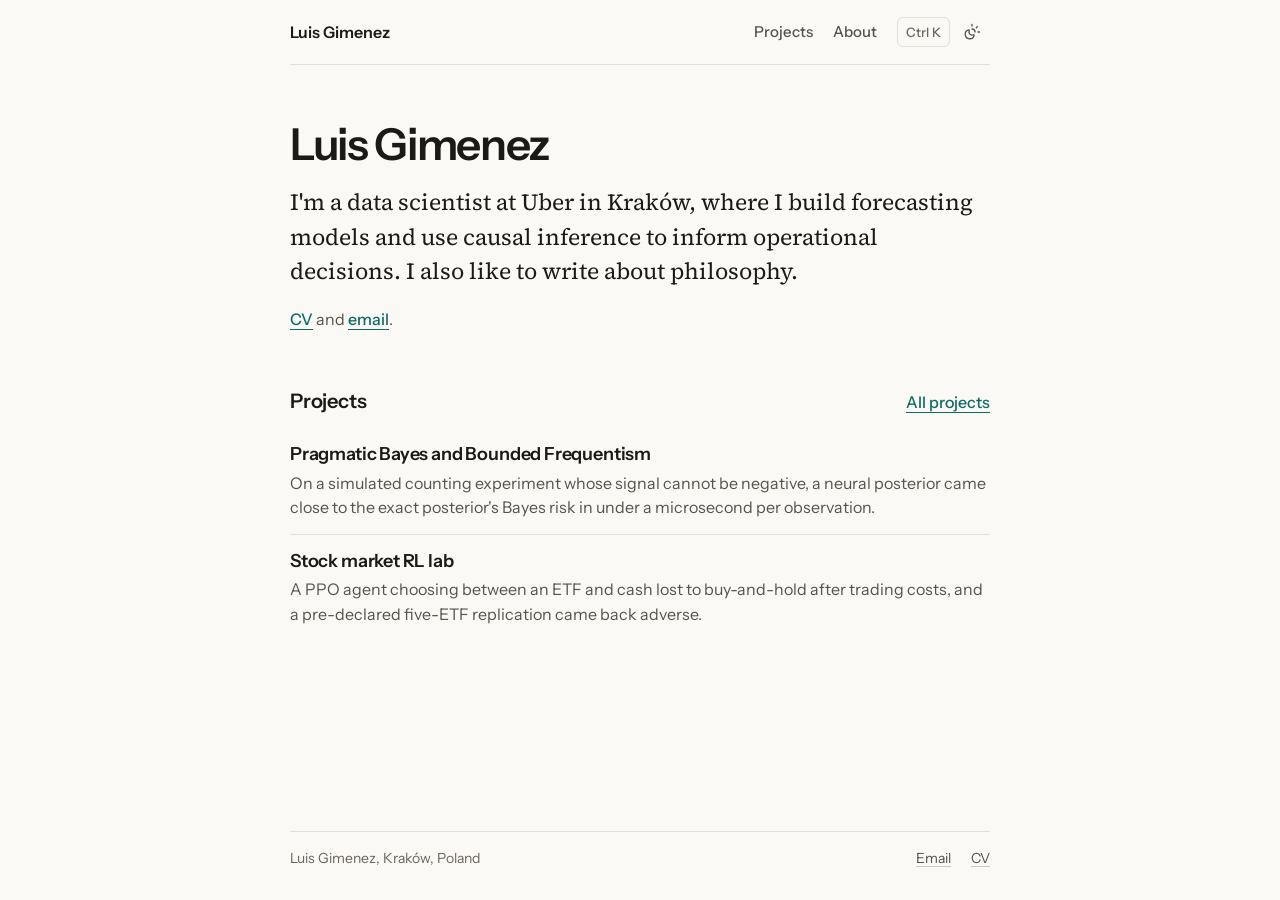
<file: index.html>
<!DOCTYPE html><html lang="en" data-variant="v4" data-direction="A+" data-deck="/projects/ /about/"> <head><meta charset="utf-8"><meta name="viewport" content="width=device-width, initial-scale=1, viewport-fit=cover"><title>Luis Gimenez</title><meta name="description" content="I'm a data scientist at Uber in Kraków, where I build forecasting models and use causal inference to inform operational decisions. I also like to write about philosophy."><link rel="canonical" href="https://luisgius.github.io/"><meta name="color-scheme" content="light dark"><meta name="theme-color" content="#FAF9F6" media="(prefers-color-scheme: light)"><meta name="theme-color" content="#0D0F12" media="(prefers-color-scheme: dark)"><link rel="icon" href="/favicon.svg" type="image/svg+xml"><link rel="sitemap" href="/sitemap-index.xml"><link rel="preload" href="/fonts/instrument-sans-latin-wght-normal.woff2" as="font" type="font/woff2" crossorigin><link rel="preload" href="/fonts/source-serif-4-latin-wght-normal.woff2" as="font" type="font/woff2" crossorigin><meta property="og:type" content="profile"><meta property="og:site_name" content="Luis Gimenez"><meta property="og:title" content="Luis Gimenez"><meta property="og:description" content="I'm a data scientist at Uber in Kraków, where I build forecasting models and use causal inference to inform operational decisions. I also like to write about philosophy."><meta property="og:url" content="https://luisgius.github.io/"><meta property="og:image" content="https://luisgius.github.io/og.png"><meta property="og:image:width" content="1200"><meta property="og:image:height" content="630"><meta property="og:image:alt" content="Luis Gimenez: Data scientist · forecasting, causal inference and LLM applications"><meta property="og:locale" content="en_GB"><meta name="twitter:card" content="summary_large_image"><meta name="generator" content="Astro v7.3.8"><script type="application/ld+json">{"@context":"https://schema.org","@type":"Person","name":"Luis Gimenez","jobTitle":"Data Scientist","description":"I'm a data scientist at Uber in Kraków, where I build forecasting models and use causal inference to inform operational decisions. I also like to write about philosophy.","url":"https://luisgius.github.io/","homeLocation":{"@type":"Place","name":"Kraków, Poland"},"email":"mailto:lgimenezuso@gmail.com","sameAs":["https://github.com/luisgius","https://www.linkedin.com/in/luis-gimenez-uso"],"knowsLanguage":["English","Spanish"]}</script><script>
      (function () {
        var c;
        try { c = localStorage.getItem('theme'); } catch (e) {}
        var d = document.documentElement;
        var choice = c === 'light' || c === 'dark' ? c : 'system';
        d.dataset.themeChoice = choice;
        d.dataset.theme = choice === 'system' ? (matchMedia('(prefers-color-scheme: dark)').matches ? 'dark' : 'light') : choice;
      })();
    </script><link rel="stylesheet" href="/_astro/Base.S0Xw98f0.css"><link rel="stylesheet" href="/_astro/index.B2q96puf.css"></head> <body class="page-column" data-key-prev="/about/" data-key-next="/projects/"> <a class="skip-link sr-only-focusable" href="#main">Skip to content</a> <header class="site-header"> <nav class="nav" aria-label="Main"> <a class="nav-name" href="/" aria-current="page">Luis Gimenez</a> <ul class="nav-links"> <li> <a class="nav-link" href="/projects/"> Projects </a> </li><li> <a class="nav-link" href="/about/"> About </a> </li> </ul> <div class="nav-tools"> <button type="button" class="nav-k" data-jump-open aria-keyshortcuts="Meta+K Control+K" aria-haspopup="dialog"> <span class="sr-only">Jump to…</span><span aria-hidden="true" data-mod-key>⌘K</span> </button> <button type="button" class="icon-btn theme-toggle" data-theme-toggle aria-label="Theme: system (switch to light)" data-label-system="Theme: system (switch to light)" data-label-light="Theme: light (switch to dark)" data-label-dark="Theme: dark (switch to system)"> <span data-icon="system"><svg class="icon" xmlns="http://www.w3.org/2000/svg" viewBox="0 0 24 24" fill="none" stroke="currentColor" stroke-linecap="round" stroke-linejoin="round" aria-hidden="true" focusable="false"><path d="M12 2v2" /><path d="M14.837 16.385a6 6 0 1 1-7.223-7.222c.624-.147.97.66.715 1.248a4 4 0 0 0 5.26 5.259c.589-.255 1.396.09 1.248.715" /><path d="M16 12a4 4 0 0 0-4-4" /><path d="m19 5-1.256 1.256" /><path d="M20 12h2" /></svg></span> <span data-icon="light"><svg class="icon" xmlns="http://www.w3.org/2000/svg" viewBox="0 0 24 24" fill="none" stroke="currentColor" stroke-linecap="round" stroke-linejoin="round" aria-hidden="true" focusable="false"><circle cx="12" cy="12" r="4" /><path d="M12 2v2" /><path d="M12 20v2" /><path d="m4.93 4.93 1.41 1.41" /><path d="m17.66 17.66 1.41 1.41" /><path d="M2 12h2" /><path d="M20 12h2" /><path d="m6.34 17.66-1.41 1.41" /><path d="m19.07 4.93-1.41 1.41" /></svg></span> <span data-icon="dark"><svg class="icon" xmlns="http://www.w3.org/2000/svg" viewBox="0 0 24 24" fill="none" stroke="currentColor" stroke-linecap="round" stroke-linejoin="round" aria-hidden="true" focusable="false"><path d="M20.985 12.486a9 9 0 1 1-9.473-9.472c.405-.022.617.46.402.803a6 6 0 0 0 8.268 8.268c.344-.215.825-.004.803.401" /></svg></span> </button> <button type="button" class="icon-btn nav-menu" popovertarget="menu-pop" aria-label="Menu"><svg class="icon" xmlns="http://www.w3.org/2000/svg" viewBox="0 0 24 24" fill="none" stroke="currentColor" stroke-linecap="round" stroke-linejoin="round" aria-hidden="true" focusable="false"><path d="M4 5h16" /><path d="M4 12h16" /><path d="M4 19h16" /></svg></button> </div> </nav> </header> <nav id="menu-pop" class="menu-pop" popover aria-label="Menu"> <ul> <li><a href="/" aria-current="page">Home</a></li> <li> <a href="/projects/"> Projects </a> </li><li> <a href="/about/"> About </a> </li> <li><button type="button" data-jump-open popovertarget="menu-pop" popovertargetaction="hide">Jump to…</button></li> </ul> </nav>  <main id="main" class="home4" tabindex="-1" data-astro-cid-zwcvdxbc> <div class="intro" data-astro-cid-zwcvdxbc> <h1 class="name" data-astro-cid-zwcvdxbc>Luis Gimenez</h1> <p class="voice" data-astro-cid-zwcvdxbc>I&#39;m a data scientist at Uber in Kraków, where I build forecasting models and use causal inference to inform operational decisions. I also like to write about philosophy.</p> <p class="job" data-astro-cid-zwcvdxbc>  <a href="/cv/luis-gimenez-cv.pdf" download data-astro-cid-zwcvdxbc>CV<span class="sr-only" data-astro-cid-zwcvdxbc> (PDF)</span></a> and <a href="mailto:lgimenezuso@gmail.com" data-astro-cid-zwcvdxbc>email</a>.
</p> </div>   <section class="sec" aria-labelledby="v4-projects" data-astro-cid-zwcvdxbc> <div class="sec-head" data-astro-cid-zwcvdxbc> <h2 id="v4-projects" class="sec-title" data-astro-cid-zwcvdxbc>Projects</h2> <a class="sec-link" href="/projects/" data-return data-astro-cid-zwcvdxbc> All projects </a> </div> <ul class="projects" data-astro-cid-zwcvdxbc> <li class="project" data-astro-cid-zwcvdxbc> <h3 class="project-title" data-astro-cid-zwcvdxbc> <a href="/projects/bayes-frequentist/" data-astro-cid-zwcvdxbc> Pragmatic Bayes and Bounded Frequentism </a> </h3> <p class="project-summary" data-astro-cid-zwcvdxbc> On a simulated counting experiment whose signal cannot be negative, a neural posterior came close to the exact posterior&#39;s Bayes risk in under a microsecond per observation. </p> </li><li class="project" data-astro-cid-zwcvdxbc> <h3 class="project-title" data-astro-cid-zwcvdxbc> <a href="/projects/stock-market-rl-lab/" data-astro-cid-zwcvdxbc> Stock market RL lab </a> </h3> <p class="project-summary" data-astro-cid-zwcvdxbc> A PPO agent choosing between an ETF and cash lost to buy-and-hold after trading costs, and a pre-declared five-ETF replication came back adverse. </p> </li> </ul> </section>  </main>  <footer class="site-footer"> <div class="foot"> <p class="meta foot-id">Luis Gimenez, Kraków, Poland</p> <ul class="meta foot-links"> <li><a href="mailto:lgimenezuso@gmail.com">Email</a></li> <li> <a href="/cv/luis-gimenez-cv.pdf" download>CV<span class="sr-only"> (PDF)</span></a> </li>   </ul> </div>  </footer> <dialog class="dialog" id="jump" aria-label="Jump to" data-i18n-group-page="Pages" data-i18n-group-case="Case studies" data-i18n-group-post="Posts" data-i18n-kind-page="page" data-i18n-kind-case="case study project" data-i18n-kind-post="post writing article" data-i18n-results-one="{n} result" data-i18n-results-other="{n} results" data-i18n-no-matches="No matches" data-i18n-loading="Loading the list of pages…" data-i18n-load-error="Couldn’t load the list of pages." data-i18n-group-other="{group} · other matches" data-i18n-mod-mac="⌘K" data-i18n-mod-other="Ctrl K"> <div class="jump-head"> <svg class="icon" xmlns="http://www.w3.org/2000/svg" viewBox="0 0 24 24" fill="none" stroke="currentColor" stroke-linecap="round" stroke-linejoin="round" aria-hidden="true" focusable="false"><path d="m21 21-4.34-4.34" /><circle cx="11" cy="11" r="8" /></svg> <input id="jump-input" class="jump-input" type="text" role="combobox" aria-expanded="false" aria-controls="jump-list" aria-autocomplete="list" aria-label="Search pages, case studies and posts" placeholder="Jump to a page, case study or post…" autocomplete="off" spellcheck="false"> <kbd class="kbd kbd-fine">esc</kbd> </div> <div id="jump-list" class="jump-list" role="listbox" aria-label="Results"></div> <div class="jump-msg" hidden> <p class="jump-empty">No matches</p> <button type="button" class="btn btn-secondary btn-sm jump-retry" hidden>Try again</button> </div> <p class="jump-foot kbd-fine" aria-hidden="true"><span><kbd class="kbd">↑</kbd> <kbd class="kbd">↓</kbd> move</span><span><kbd class="kbd">↵</kbd> open</span><span><kbd class="kbd">esc</kbd> close</span></p> <p class="sr-only" id="jump-status" role="status" aria-live="polite"></p> </dialog> <dialog class="dialog" id="keys" aria-labelledby="keys-title"> <div class="jump-head"> <h2 id="keys-title" class="h3" style="flex:1;color:var(--color-text)">Keyboard shortcuts</h2> <button type="button" class="icon-btn" data-close-dialog aria-label="Close"><svg class="icon" xmlns="http://www.w3.org/2000/svg" viewBox="0 0 24 24" fill="none" stroke="currentColor" stroke-linecap="round" stroke-linejoin="round" aria-hidden="true" focusable="false"><path d="M18 6 6 18" /><path d="m6 6 12 12" /></svg></button> </div> <dl class="keys"> <dt><kbd class="kbd" data-mod-key>⌘K</kbd></dt><dd>Jump to a page, case study or post</dd> <dt><kbd class="kbd">←</kbd><kbd class="kbd">→</kbd></dt><dd>Previous / next page (on home: last / first page)</dd> <dt><kbd class="kbd">esc</kbd></dt><dd>Go up one level (case study → Projects, post → Writing, page → Home); closes dialogs first</dd> <dt><kbd class="kbd">?</kbd></dt><dd>Show this list</dd> <dt><kbd class="kbd">tab</kbd></dt><dd>Move through links and buttons; the first stop is “Skip to content”</dd> </dl> </dialog><script type="module" src="/_astro/Base.astro_astro_type_script_index_0_lang.B8U76_Ga.js"></script></body> </html>
</file>
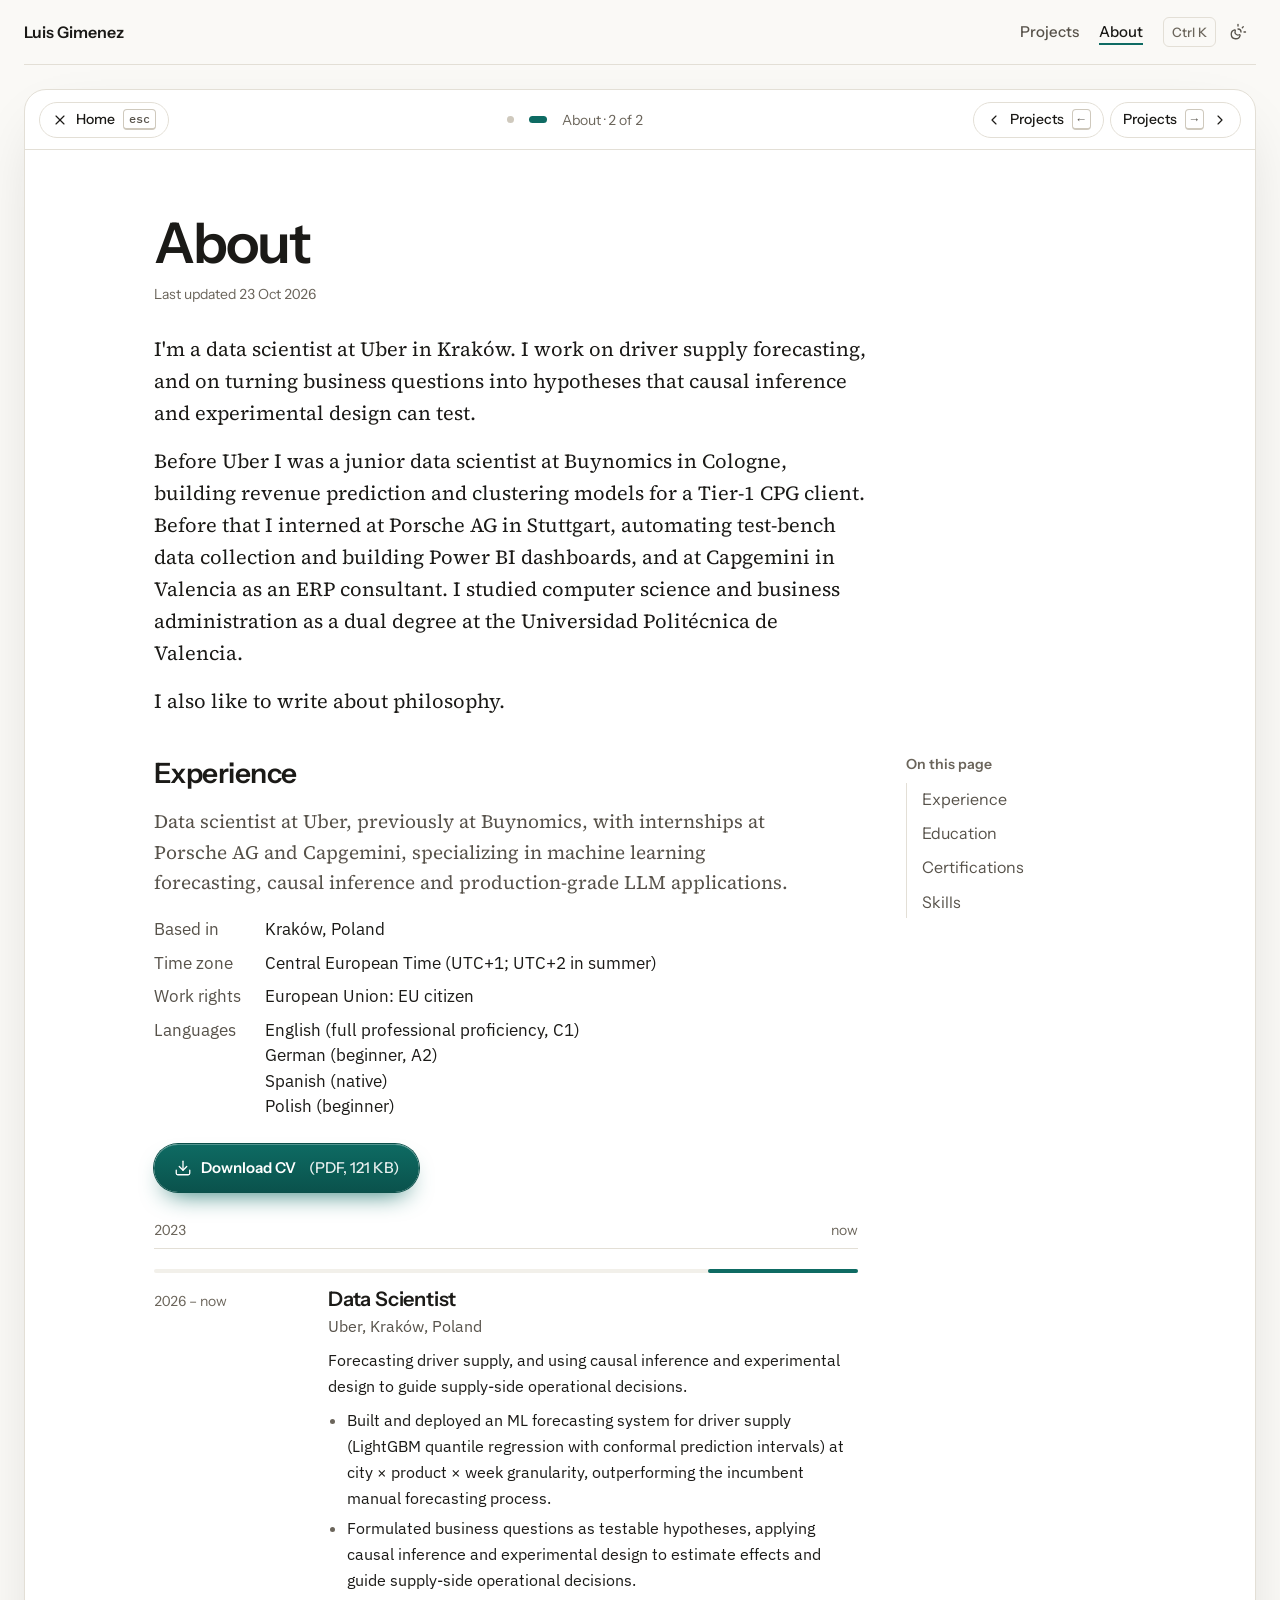
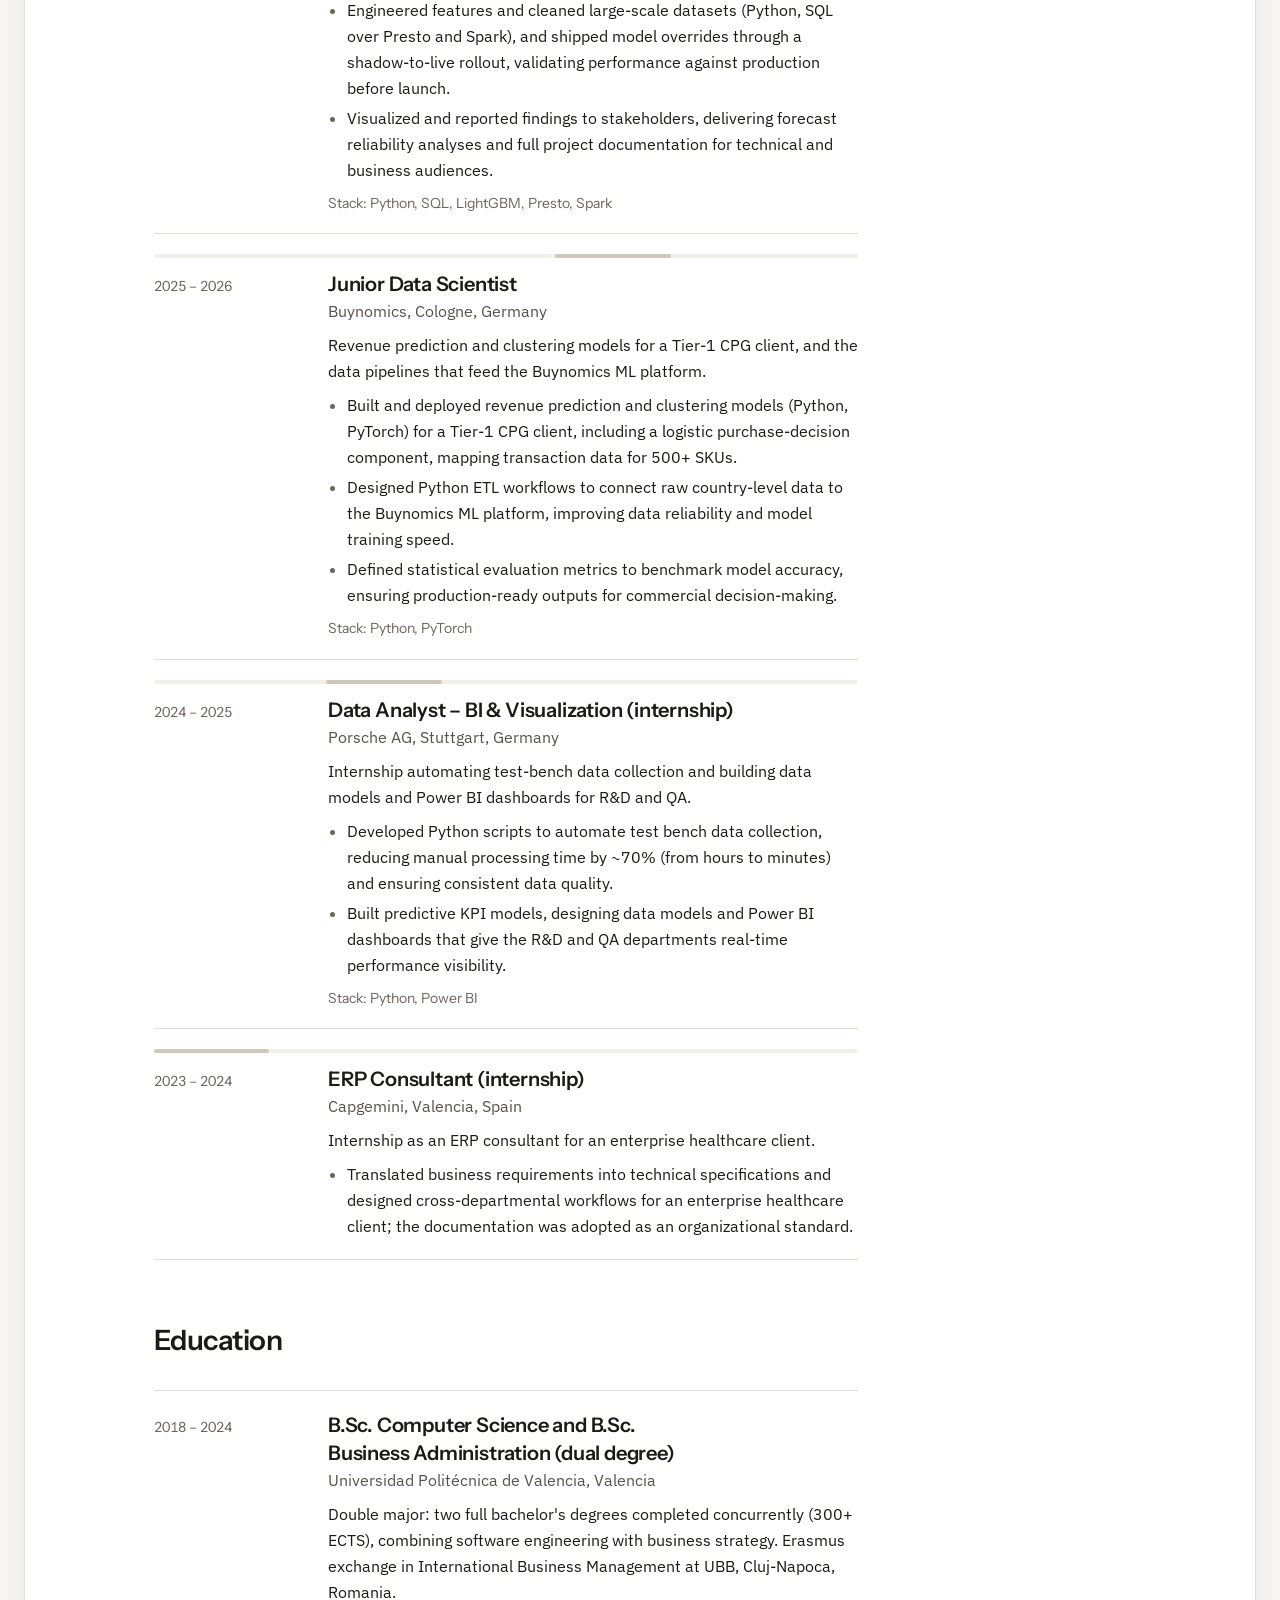
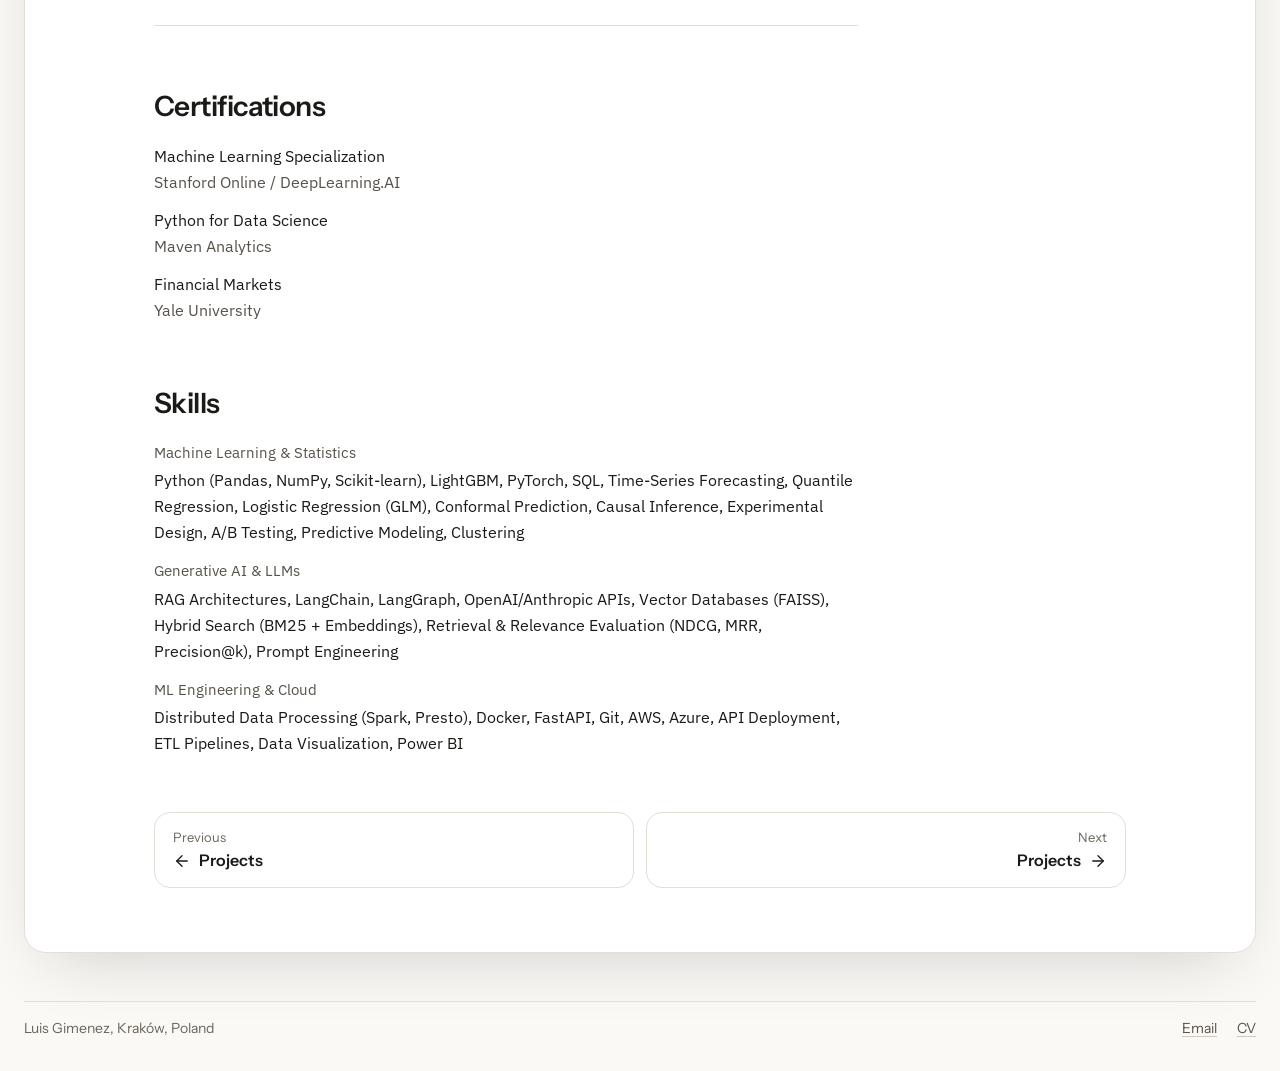
<file: about/index.html>
<!DOCTYPE html><html lang="en" data-variant="v4" data-direction="A+" data-deck="/projects/ /about/"> <head><meta charset="utf-8"><meta name="viewport" content="width=device-width, initial-scale=1, viewport-fit=cover"><title>About · Luis Gimenez</title><meta name="description" content="Who I am, my experience, education and skills."><link rel="canonical" href="https://luisgius.github.io/about/"><meta name="color-scheme" content="light dark"><meta name="theme-color" content="#FAF9F6" media="(prefers-color-scheme: light)"><meta name="theme-color" content="#0D0F12" media="(prefers-color-scheme: dark)"><link rel="icon" href="/favicon.svg" type="image/svg+xml"><link rel="sitemap" href="/sitemap-index.xml"><link rel="preload" href="/fonts/instrument-sans-latin-wght-normal.woff2" as="font" type="font/woff2" crossorigin><link rel="preload" href="/fonts/ibm-plex-sans-latin-400-normal.woff2" as="font" type="font/woff2" crossorigin><link rel="preload" href="/fonts/source-serif-4-latin-wght-normal.woff2" as="font" type="font/woff2" crossorigin><meta property="og:type" content="website"><meta property="og:site_name" content="Luis Gimenez"><meta property="og:title" content="About · Luis Gimenez"><meta property="og:description" content="Who I am, my experience, education and skills."><meta property="og:url" content="https://luisgius.github.io/about/"><meta property="og:image" content="https://luisgius.github.io/og.png"><meta property="og:image:width" content="1200"><meta property="og:image:height" content="630"><meta property="og:image:alt" content="Luis Gimenez: Data scientist · forecasting, causal inference and LLM applications"><meta property="og:locale" content="en_GB"><meta name="twitter:card" content="summary_large_image"><meta name="generator" content="Astro v7.3.8"><script>
      (function () {
        var c;
        try { c = localStorage.getItem('theme'); } catch (e) {}
        var d = document.documentElement;
        var choice = c === 'light' || c === 'dark' ? c : 'system';
        d.dataset.themeChoice = choice;
        d.dataset.theme = choice === 'system' ? (matchMedia('(prefers-color-scheme: dark)').matches ? 'dark' : 'light') : choice;
      })();
    </script><link rel="stylesheet" href="/_astro/Base.S0Xw98f0.css"><style>@media (width>=48rem){.row--post[data-astro-cid-zxvlhrqq]{grid-template-columns:120px minmax(0,1fr)}}.row-kind[data-astro-cid-zxvlhrqq]{margin-top:2px}.row-summary[data-astro-cid-zxvlhrqq]{margin-top:4px}.also[data-astro-cid-zxvlhrqq]{z-index:2;font:500 14px/1.4 var(--font-display);color:var(--color-accent);text-underline-offset:3px;align-items:center;text-decoration:underline;display:inline-flex;position:relative}@media (pointer:coarse),(width<=47.999rem){.also[data-astro-cid-zxvlhrqq]{min-height:44px}}.lead[data-astro-cid-s5fhyqve]{max-width:60ch;color:var(--color-text-muted);margin-top:16px;font-size:17px}.shelves[data-astro-cid-s5fhyqve] ul[data-astro-cid-s5fhyqve]{flex-wrap:wrap;gap:4px 0;margin:16px 0 0 -12px;padding:0;list-style:none;display:flex}.shelves[data-astro-cid-s5fhyqve] a[data-astro-cid-s5fhyqve]{min-width:44px;min-height:44px;font:500 16px/1.2 var(--font-display);color:var(--color-text-muted);text-underline-offset:8px;justify-content:center;align-items:center;padding:0 12px;text-decoration:underline 2px #0000;display:inline-flex}.shelves[data-astro-cid-s5fhyqve] a[data-astro-cid-s5fhyqve][aria-current=page]{color:var(--color-text);text-decoration-color:var(--color-accent)}@media (hover:hover){.shelves[data-astro-cid-s5fhyqve] a[data-astro-cid-s5fhyqve]:hover{color:var(--color-text);text-decoration-color:var(--color-border-strong)}}#post-list[data-astro-cid-s5fhyqve]{margin-top:8px}
</style><link rel="stylesheet" href="/_astro/index.BiC8V7b4.css"></head> <body class="has-bottom-bar" data-key-prev="/projects/" data-key-next="/projects/" data-key-up="/"> <a class="skip-link sr-only-focusable" href="#main">Skip to content</a> <header class="site-header"> <nav class="nav" aria-label="Main"> <a class="nav-name" href="/">Luis Gimenez</a> <ul class="nav-links"> <li> <a class="nav-link" href="/projects/"> Projects </a> </li><li> <a class="nav-link" href="/about/" aria-current="page"> About </a> </li> </ul> <div class="nav-tools"> <button type="button" class="nav-k" data-jump-open aria-keyshortcuts="Meta+K Control+K" aria-haspopup="dialog"> <span class="sr-only">Jump to…</span><span aria-hidden="true" data-mod-key>⌘K</span> </button> <button type="button" class="icon-btn theme-toggle" data-theme-toggle aria-label="Theme: system (switch to light)" data-label-system="Theme: system (switch to light)" data-label-light="Theme: light (switch to dark)" data-label-dark="Theme: dark (switch to system)"> <span data-icon="system"><svg class="icon" xmlns="http://www.w3.org/2000/svg" viewBox="0 0 24 24" fill="none" stroke="currentColor" stroke-linecap="round" stroke-linejoin="round" aria-hidden="true" focusable="false"><path d="M12 2v2" /><path d="M14.837 16.385a6 6 0 1 1-7.223-7.222c.624-.147.97.66.715 1.248a4 4 0 0 0 5.26 5.259c.589-.255 1.396.09 1.248.715" /><path d="M16 12a4 4 0 0 0-4-4" /><path d="m19 5-1.256 1.256" /><path d="M20 12h2" /></svg></span> <span data-icon="light"><svg class="icon" xmlns="http://www.w3.org/2000/svg" viewBox="0 0 24 24" fill="none" stroke="currentColor" stroke-linecap="round" stroke-linejoin="round" aria-hidden="true" focusable="false"><circle cx="12" cy="12" r="4" /><path d="M12 2v2" /><path d="M12 20v2" /><path d="m4.93 4.93 1.41 1.41" /><path d="m17.66 17.66 1.41 1.41" /><path d="M2 12h2" /><path d="M20 12h2" /><path d="m6.34 17.66-1.41 1.41" /><path d="m19.07 4.93-1.41 1.41" /></svg></span> <span data-icon="dark"><svg class="icon" xmlns="http://www.w3.org/2000/svg" viewBox="0 0 24 24" fill="none" stroke="currentColor" stroke-linecap="round" stroke-linejoin="round" aria-hidden="true" focusable="false"><path d="M20.985 12.486a9 9 0 1 1-9.473-9.472c.405-.022.617.46.402.803a6 6 0 0 0 8.268 8.268c.344-.215.825-.004.803.401" /></svg></span> </button> <button type="button" class="icon-btn nav-menu" popovertarget="menu-pop" aria-label="Menu"><svg class="icon" xmlns="http://www.w3.org/2000/svg" viewBox="0 0 24 24" fill="none" stroke="currentColor" stroke-linecap="round" stroke-linejoin="round" aria-hidden="true" focusable="false"><path d="M4 5h16" /><path d="M4 12h16" /><path d="M4 19h16" /></svg></button> </div> </nav> </header> <nav id="menu-pop" class="menu-pop" popover aria-label="Menu"> <ul> <li><a href="/">Home</a></li> <li> <a href="/projects/"> Projects </a> </li><li> <a href="/about/" aria-current="page"> About </a> </li> <li><button type="button" data-jump-open popovertarget="menu-pop" popovertargetaction="hide">Jump to…</button></li> </ul> </nav>  <div class="window-wrap"> <main id="main" class="window" tabindex="-1"> <nav class="toolbar" aria-label="Page navigation"> <a class="pill-link" href="/" data-up aria-keyshortcuts="Escape"> <svg class="icon" xmlns="http://www.w3.org/2000/svg" viewBox="0 0 24 24" fill="none" stroke="currentColor" stroke-linecap="round" stroke-linejoin="round" aria-hidden="true" focusable="false"><path d="M18 6 6 18" /><path d="m6 6 12 12" /></svg><span class="sr-only">Close and go to </span>Home<kbd class="kbd kbd-fine" aria-hidden="true">esc</kbd> </a> <div class="deck"> <ol class="dots tb-desktop" aria-label="About, 2 of 2"> <li> <a href="/projects/" aria-label="Projects"></a> </li><li> <a href="/about/" aria-label="About" aria-current="page"></a> </li> </ol> <span class="tb-desktop deck-label" aria-hidden="true"> About · 2 of 2 </span> <span class="tb-mobile" aria-hidden="true"> 2 / 2 </span> </div> <div class="toolbar-right tb-desktop"> <a class="pill-link" href="/projects/" rel="prev" aria-keyshortcuts="ArrowLeft"> <svg class="icon" xmlns="http://www.w3.org/2000/svg" viewBox="0 0 24 24" fill="none" stroke="currentColor" stroke-linecap="round" stroke-linejoin="round" aria-hidden="true" focusable="false"><path d="m15 18-6-6 6-6" /></svg> <span class="sr-only">Previous: </span> <span class="trunc"> Projects </span> <kbd class="kbd kbd-fine" aria-hidden="true">←</kbd> </a> <a class="pill-link" href="/projects/" rel="next" aria-keyshortcuts="ArrowRight"> <span class="sr-only">Next: </span> <span class="trunc"> Projects </span> <kbd class="kbd kbd-fine" aria-hidden="true">→</kbd> <svg class="icon" xmlns="http://www.w3.org/2000/svg" viewBox="0 0 24 24" fill="none" stroke="currentColor" stroke-linecap="round" stroke-linejoin="round" aria-hidden="true" focusable="false"><path d="m9 18 6-6-6-6" /></svg> </a> </div> </nav>  <article class="doc doc--doc doc--toc"> <header class="doc-header">   <h1 class="doc-h1">About</h1> <p class="meta">  Last updated <time datetime="2026-10-23">23 Oct 2026</time>    </p> <div class="print-id" data-astro-cid-pcbdtnmk> <p class="print-name" data-astro-cid-pcbdtnmk>Luis Gimenez</p> <p class="print-headline" data-astro-cid-pcbdtnmk>Data scientist · forecasting, causal inference and LLM applications</p> <p class="print-contact" data-astro-cid-pcbdtnmk> Kraków, Poland   ·  <a href="mailto:lgimenezuso@gmail.com" data-astro-cid-pcbdtnmk>lgimenezuso@gmail.com</a>   ·  <a href="https://www.linkedin.com/in/luis-gimenez-uso" data-astro-cid-pcbdtnmk>https://www.linkedin.com/in/luis-gimenez-uso</a>   ·  <a href="https://github.com/luisgius" data-astro-cid-pcbdtnmk>https://github.com/luisgius</a>  </p> </div><div class="bio" data-astro-cid-pcbdtnmk>  <div class="bio-text" data-astro-cid-pcbdtnmk> <p>I&#39;m a data scientist at Uber in Kraków. I work on driver supply forecasting, and on turning business questions into hypotheses that causal inference and experimental design can test.</p><p>Before Uber I was a junior data scientist at Buynomics in Cologne, building revenue prediction and clustering models for a Tier-1 CPG client. Before that I interned at Porsche AG in Stuttgart, automating test-bench data collection and building Power BI dashboards, and at Capgemini in Valencia as an ERP consultant. I studied computer science and business administration as a dual degree at the Universidad Politécnica de Valencia.</p><p>I also like to write about philosophy.</p> </div> </div> </header> <details class="toc toc-inline"> <summary> <svg class="icon" xmlns="http://www.w3.org/2000/svg" viewBox="0 0 24 24" fill="none" stroke="currentColor" stroke-linecap="round" stroke-linejoin="round" aria-hidden="true" focusable="false"><path d="m9 18 6-6-6-6" /></svg> On this page </summary> <ol> <li> <a href="#experience"> Experience </a> </li><li> <a href="#education"> Education </a> </li><li> <a href="#certifications"> Certifications </a> </li><li> <a href="#skills"> Skills </a> </li> </ol> </details> <div class="doc-grid" style="margin-top:40px"> <div class="doc-main min-w-0">   <section class="section" aria-labelledby="experience" data-astro-cid-pcbdtnmk> <h2 class="h2" id="experience" tabindex="-1">  <span>Experience</span> <a class="anchor" href="#experience"><span aria-hidden="true">#</span><span class="sr-only">Link to section Experience</span></a> </h2> <p class="lead" data-astro-cid-pcbdtnmk> Data scientist at Uber, previously at Buynomics, with internships at Porsche AG and Capgemini, specializing in machine learning forecasting, causal inference and production-grade LLM applications. </p> <dl class="facts" data-astro-cid-pcbdtnmk> <div data-astro-cid-pcbdtnmk> <dt data-astro-cid-pcbdtnmk>Based in</dt> <dd data-astro-cid-pcbdtnmk>Kraków, Poland</dd> </div> <div data-astro-cid-pcbdtnmk> <dt data-astro-cid-pcbdtnmk>Time zone</dt> <dd data-astro-cid-pcbdtnmk> Central European Time (UTC+1; UTC+2 in summer) </dd> </div> <div data-astro-cid-pcbdtnmk> <dt data-astro-cid-pcbdtnmk>Work rights</dt> <dd data-astro-cid-pcbdtnmk> <ul data-astro-cid-pcbdtnmk> <li data-astro-cid-pcbdtnmk> European Union: EU citizen </li> </ul> </dd> </div> <div data-astro-cid-pcbdtnmk> <dt data-astro-cid-pcbdtnmk>Languages</dt> <dd data-astro-cid-pcbdtnmk> <ul data-astro-cid-pcbdtnmk> <li data-astro-cid-pcbdtnmk> English (full professional proficiency, C1)
</li><li data-astro-cid-pcbdtnmk> German (beginner, A2)
</li><li data-astro-cid-pcbdtnmk> Spanish (native)
</li><li data-astro-cid-pcbdtnmk> Polish (beginner)
</li> </ul> </dd> </div>   </dl> <p class="cv-row" data-astro-cid-pcbdtnmk> <a href="/cv/luis-gimenez-cv.pdf" class="btn btn-primary" download data-astro-cid-pcbdtnmk="true"> <svg class="icon" xmlns="http://www.w3.org/2000/svg" viewBox="0 0 24 24" fill="none" stroke="currentColor" stroke-linecap="round" stroke-linejoin="round" aria-hidden="true" focusable="false"><path d="M12 15V3" /><path d="M21 15v4a2 2 0 0 1-2 2H5a2 2 0 0 1-2-2v-4" /><path d="m7 10 5 5 5-5" /></svg> Download CV<span class="pdf-size" data-astro-cid-pcbdtnmk>(PDF, 121 KB)</span> <span class="sr-only"> (PDF)</span>   </a> </p> <p class="axis meta" aria-hidden="true" data-astro-cid-pcbdtnmk> <span data-astro-cid-pcbdtnmk>2023</span> <span data-astro-cid-pcbdtnmk>now</span> </p> <ol class="roles roles--bars" data-astro-cid-pcbdtnmk> <li class="role" data-current data-astro-cid-pcbdtnmk> <span class="bar" aria-hidden="true" data-astro-cid-pcbdtnmk> <span style="left:78.7%;width:21.3%" data-astro-cid-pcbdtnmk></span> </span> <p class="meta role-years" data-astro-cid-pcbdtnmk> <time datetime="2026">2026</time> – now </p> <div class="role-body" data-astro-cid-pcbdtnmk> <h3 class="h3 role-title" data-astro-cid-pcbdtnmk> Data Scientist <span class="sr-only" data-astro-cid-pcbdtnmk> (current role)</span> </h3> <p class="role-where" data-astro-cid-pcbdtnmk>  Uber, Kraków, Poland </p> <p class="role-summary" data-astro-cid-pcbdtnmk> Forecasting driver supply, and using causal inference and experimental design to guide supply-side operational decisions. </p> <ul class="role-highlights" aria-label="Highlights" data-astro-cid-pcbdtnmk> <li data-astro-cid-pcbdtnmk> Built and deployed an ML forecasting system for driver supply (LightGBM quantile regression with conformal prediction intervals) at city × product × week granularity, outperforming the incumbent manual forecasting process. </li><li data-astro-cid-pcbdtnmk> Formulated business questions as testable hypotheses, applying causal inference and experimental design to estimate effects and guide supply-side operational decisions. </li><li data-astro-cid-pcbdtnmk> Engineered features and cleaned large-scale datasets (Python, SQL over Presto and Spark), and shipped model overrides through a shadow-to-live rollout, validating performance against production before launch. </li><li data-astro-cid-pcbdtnmk> Visualized and reported findings to stakeholders, delivering forecast reliability analyses and full project documentation for technical and business audiences. </li> </ul> <p class="meta role-stack" data-astro-cid-pcbdtnmk> Stack:   Python, SQL, LightGBM, Presto, Spark </p> </div> </li><li class="role" data-astro-cid-pcbdtnmk> <span class="bar" aria-hidden="true" data-astro-cid-pcbdtnmk> <span style="left:57%;width:16.4%" data-astro-cid-pcbdtnmk></span> </span> <p class="meta role-years" data-astro-cid-pcbdtnmk> <time datetime="2025">2025</time> – <time datetime="2026">2026</time> </p> <div class="role-body" data-astro-cid-pcbdtnmk> <h3 class="h3 role-title" data-astro-cid-pcbdtnmk> Junior Data Scientist  </h3> <p class="role-where" data-astro-cid-pcbdtnmk>  Buynomics, Cologne, Germany </p> <p class="role-summary" data-astro-cid-pcbdtnmk> Revenue prediction and clustering models for a Tier-1 CPG client, and the data pipelines that feed the Buynomics ML platform. </p> <ul class="role-highlights" aria-label="Highlights" data-astro-cid-pcbdtnmk> <li data-astro-cid-pcbdtnmk> Built and deployed revenue prediction and clustering models (Python, PyTorch) for a Tier-1 CPG client, including a logistic purchase-decision component, mapping transaction data for 500+ SKUs. </li><li data-astro-cid-pcbdtnmk> Designed Python ETL workflows to connect raw country-level data to the Buynomics ML platform, improving data reliability and model training speed. </li><li data-astro-cid-pcbdtnmk> Defined statistical evaluation metrics to benchmark model accuracy, ensuring production-ready outputs for commercial decision-making. </li> </ul> <p class="meta role-stack" data-astro-cid-pcbdtnmk> Stack:   Python, PyTorch </p> </div> </li><li class="role" data-astro-cid-pcbdtnmk> <span class="bar" aria-hidden="true" data-astro-cid-pcbdtnmk> <span style="left:24.4%;width:16.5%" data-astro-cid-pcbdtnmk></span> </span> <p class="meta role-years" data-astro-cid-pcbdtnmk> <time datetime="2024">2024</time> – <time datetime="2025">2025</time> </p> <div class="role-body" data-astro-cid-pcbdtnmk> <h3 class="h3 role-title" data-astro-cid-pcbdtnmk> Data Analyst – BI &amp; Visualization (internship)  </h3> <p class="role-where" data-astro-cid-pcbdtnmk>  Porsche AG, Stuttgart, Germany </p> <p class="role-summary" data-astro-cid-pcbdtnmk> Internship automating test-bench data collection and building data models and Power BI dashboards for R&amp;D and QA. </p> <ul class="role-highlights" aria-label="Highlights" data-astro-cid-pcbdtnmk> <li data-astro-cid-pcbdtnmk> Developed Python scripts to automate test bench data collection, reducing manual processing time by ~70% (from hours to minutes) and ensuring consistent data quality. </li><li data-astro-cid-pcbdtnmk> Built predictive KPI models, designing data models and Power BI dashboards that give the R&amp;D and QA departments real-time performance visibility. </li> </ul> <p class="meta role-stack" data-astro-cid-pcbdtnmk> Stack:   Python, Power BI </p> </div> </li><li class="role" data-astro-cid-pcbdtnmk> <span class="bar" aria-hidden="true" data-astro-cid-pcbdtnmk> <span style="left:0%;width:16.3%" data-astro-cid-pcbdtnmk></span> </span> <p class="meta role-years" data-astro-cid-pcbdtnmk> <time datetime="2023">2023</time> – <time datetime="2024">2024</time> </p> <div class="role-body" data-astro-cid-pcbdtnmk> <h3 class="h3 role-title" data-astro-cid-pcbdtnmk> ERP Consultant (internship)  </h3> <p class="role-where" data-astro-cid-pcbdtnmk>  Capgemini, Valencia, Spain </p> <p class="role-summary" data-astro-cid-pcbdtnmk> Internship as an ERP consultant for an enterprise healthcare client. </p> <ul class="role-highlights" aria-label="Highlights" data-astro-cid-pcbdtnmk> <li data-astro-cid-pcbdtnmk> Translated business requirements into technical specifications and designed cross-departmental workflows for an enterprise healthcare client; the documentation was adopted as an organizational standard. </li> </ul>  </div> </li> </ol> </section> <section class="section print-only" aria-labelledby="cv-projects" data-astro-cid-pcbdtnmk> <h2 class="h2" id="cv-projects" data-astro-cid-pcbdtnmk>Projects</h2> <ul class="cv-projects" data-astro-cid-pcbdtnmk> <li data-astro-cid-pcbdtnmk> <p class="cv-project-title" data-astro-cid-pcbdtnmk> Pragmatic Bayes and Bounded Frequentism · 2026 </p> <p class="cv-project-summary" data-astro-cid-pcbdtnmk> On a simulated counting experiment whose signal cannot be negative, a neural posterior came close to the exact posterior&#39;s Bayes risk in under a microsecond per observation. </p> <p class="cv-project-link" data-astro-cid-pcbdtnmk> <a href="https://github.com/luisgius/bayes-frequentist" data-astro-cid-pcbdtnmk>https://github.com/luisgius/bayes-frequentist</a> </p> </li><li data-astro-cid-pcbdtnmk> <p class="cv-project-title" data-astro-cid-pcbdtnmk> Stock market RL lab · 2024 – now </p> <p class="cv-project-summary" data-astro-cid-pcbdtnmk> A PPO agent choosing between an ETF and cash lost to buy-and-hold after trading costs, and a pre-declared five-ETF replication came back adverse. </p> <p class="cv-project-link" data-astro-cid-pcbdtnmk> <a href="https://github.com/luisgius/stock-market-rl-lab" data-astro-cid-pcbdtnmk>https://github.com/luisgius/stock-market-rl-lab</a> </p> </li><li data-astro-cid-pcbdtnmk> <p class="cv-project-title" data-astro-cid-pcbdtnmk> AI-Powered RAG Recommendation System · 2024 </p> <p class="cv-project-summary" data-astro-cid-pcbdtnmk> My Bachelor&#39;s thesis, a retrieval-augmented recommender that explains its suggestions, with lexical, vector and hybrid search compared on ranking metrics and an LLM-as-judge. </p>  </li> </ul> </section><section class="section" aria-labelledby="education" data-astro-cid-pcbdtnmk> <h2 class="h2" id="education" tabindex="-1">  <span>Education</span> <a class="anchor" href="#education"><span aria-hidden="true">#</span><span class="sr-only">Link to section Education</span></a> </h2> <ol class="roles" data-astro-cid-pcbdtnmk> <li class="role" data-astro-cid-pcbdtnmk> <p class="meta role-years" data-astro-cid-pcbdtnmk> <time datetime="2018">2018</time> – <time datetime="2024">2024</time> </p> <div class="role-body" data-astro-cid-pcbdtnmk> <h3 class="h3 role-title" data-astro-cid-pcbdtnmk> B.Sc. Computer Science and B.Sc. Business Administration (dual degree) </h3> <p class="role-where" data-astro-cid-pcbdtnmk> Universidad Politécnica de Valencia, Valencia </p> <p class="role-summary" data-astro-cid-pcbdtnmk> Double major: two full bachelor&#39;s degrees completed concurrently (300+ ECTS), combining software engineering with business strategy. Erasmus exchange in International Business Management at UBB, Cluj-Napoca, Romania. </p> </div> </li> </ol> </section><section class="section" aria-labelledby="certifications" data-astro-cid-pcbdtnmk> <h2 class="h2" id="certifications" tabindex="-1">  <span>Certifications</span> <a class="anchor" href="#certifications"><span aria-hidden="true">#</span><span class="sr-only">Link to section Certifications</span></a> </h2> <ul class="certs" data-astro-cid-pcbdtnmk> <li data-astro-cid-pcbdtnmk> <span class="cert-name" data-astro-cid-pcbdtnmk> Machine Learning Specialization </span> <span class="cert-issuer" data-astro-cid-pcbdtnmk> Stanford Online / DeepLearning.AI </span> </li><li data-astro-cid-pcbdtnmk> <span class="cert-name" data-astro-cid-pcbdtnmk> Python for Data Science </span> <span class="cert-issuer" data-astro-cid-pcbdtnmk> Maven Analytics </span> </li><li data-astro-cid-pcbdtnmk> <span class="cert-name" data-astro-cid-pcbdtnmk> Financial Markets </span> <span class="cert-issuer" data-astro-cid-pcbdtnmk> Yale University </span> </li> </ul> </section><section class="section" aria-labelledby="skills" data-astro-cid-pcbdtnmk> <h2 class="h2" id="skills" tabindex="-1">  <span>Skills</span> <a class="anchor" href="#skills"><span aria-hidden="true">#</span><span class="sr-only">Link to section Skills</span></a> </h2> <dl class="skills" data-astro-cid-pcbdtnmk> <div data-astro-cid-pcbdtnmk> <dt data-astro-cid-pcbdtnmk> Machine Learning &amp; Statistics </dt> <dd data-astro-cid-pcbdtnmk>Python (Pandas, NumPy, Scikit-learn), LightGBM, PyTorch, SQL, Time-Series Forecasting, Quantile Regression, Logistic Regression (GLM), Conformal Prediction, Causal Inference, Experimental Design, A/B Testing, Predictive Modeling, Clustering</dd> </div><div data-astro-cid-pcbdtnmk> <dt data-astro-cid-pcbdtnmk> Generative AI &amp; LLMs </dt> <dd data-astro-cid-pcbdtnmk>RAG Architectures, LangChain, LangGraph, OpenAI/Anthropic APIs, Vector Databases (FAISS), Hybrid Search (BM25 + Embeddings), Retrieval &amp; Relevance Evaluation (NDCG, MRR, Precision@k), Prompt Engineering</dd> </div><div data-astro-cid-pcbdtnmk> <dt data-astro-cid-pcbdtnmk> ML Engineering &amp; Cloud </dt> <dd data-astro-cid-pcbdtnmk>Distributed Data Processing (Spark, Presto), Docker, FastAPI, Git, AWS, Azure, API Deployment, ETL Pipelines, Data Visualization, Power BI</dd> </div> </dl> </section></div> <aside class="toc-rail" aria-label="On this page"> <nav class="toc" aria-label="On this page (sidebar)"> <p class="toc-title">On this page</p> <ol> <li> <a href="#experience"> Experience </a> </li><li> <a href="#education"> Education </a> </li><li> <a href="#certifications"> Certifications </a> </li><li> <a href="#skills"> Skills </a> </li> </ol> </nav> </aside> </div> <nav class="pager" aria-label="Previous / Next"> <a class="pcard" href="/projects/" rel="prev"> <small>Previous</small> <span> <svg class="icon" xmlns="http://www.w3.org/2000/svg" viewBox="0 0 24 24" fill="none" stroke="currentColor" stroke-linecap="round" stroke-linejoin="round" aria-hidden="true" focusable="false"><path d="m12 19-7-7 7-7" /><path d="M19 12H5" /></svg> Projects </span> </a> <a class="pcard pcard--next" href="/projects/" rel="next"> <small>Next</small> <span> Projects <svg class="icon" xmlns="http://www.w3.org/2000/svg" viewBox="0 0 24 24" fill="none" stroke="currentColor" stroke-linecap="round" stroke-linejoin="round" aria-hidden="true" focusable="false"><path d="M5 12h14" /><path d="m12 5 7 7-7 7" /></svg> </span> </a> </nav> </article> </main> </div> <nav class="bottom-bar" aria-label="Page navigation (bottom)"> <a class="pill-link" href="/projects/" rel="prev"> <svg class="icon" xmlns="http://www.w3.org/2000/svg" viewBox="0 0 24 24" fill="none" stroke="currentColor" stroke-linecap="round" stroke-linejoin="round" aria-hidden="true" focusable="false"><path d="m15 18-6-6 6-6" /></svg> <span class="sr-only">Previous: </span> <span class="trunc"> Projects </span> </a> <span class="deck" aria-hidden="true"> 2 / 2 </span> <a class="pill-link" href="/projects/" rel="next"> <span class="sr-only">Next: </span> <span class="trunc"> Projects </span> <svg class="icon" xmlns="http://www.w3.org/2000/svg" viewBox="0 0 24 24" fill="none" stroke="currentColor" stroke-linecap="round" stroke-linejoin="round" aria-hidden="true" focusable="false"><path d="m9 18 6-6-6-6" /></svg> </a> </nav> <footer class="site-footer"> <div class="foot"> <p class="meta foot-id">Luis Gimenez, Kraków, Poland</p> <ul class="meta foot-links"> <li><a href="mailto:lgimenezuso@gmail.com">Email</a></li> <li> <a href="/cv/luis-gimenez-cv.pdf" download>CV<span class="sr-only"> (PDF)</span></a> </li>   </ul> </div>  </footer> <dialog class="dialog" id="jump" aria-label="Jump to" data-i18n-group-page="Pages" data-i18n-group-case="Case studies" data-i18n-group-post="Posts" data-i18n-kind-page="page" data-i18n-kind-case="case study project" data-i18n-kind-post="post writing article" data-i18n-results-one="{n} result" data-i18n-results-other="{n} results" data-i18n-no-matches="No matches" data-i18n-loading="Loading the list of pages…" data-i18n-load-error="Couldn’t load the list of pages." data-i18n-group-other="{group} · other matches" data-i18n-mod-mac="⌘K" data-i18n-mod-other="Ctrl K"> <div class="jump-head"> <svg class="icon" xmlns="http://www.w3.org/2000/svg" viewBox="0 0 24 24" fill="none" stroke="currentColor" stroke-linecap="round" stroke-linejoin="round" aria-hidden="true" focusable="false"><path d="m21 21-4.34-4.34" /><circle cx="11" cy="11" r="8" /></svg> <input id="jump-input" class="jump-input" type="text" role="combobox" aria-expanded="false" aria-controls="jump-list" aria-autocomplete="list" aria-label="Search pages, case studies and posts" placeholder="Jump to a page, case study or post…" autocomplete="off" spellcheck="false"> <kbd class="kbd kbd-fine">esc</kbd> </div> <div id="jump-list" class="jump-list" role="listbox" aria-label="Results"></div> <div class="jump-msg" hidden> <p class="jump-empty">No matches</p> <button type="button" class="btn btn-secondary btn-sm jump-retry" hidden>Try again</button> </div> <p class="jump-foot kbd-fine" aria-hidden="true"><span><kbd class="kbd">↑</kbd> <kbd class="kbd">↓</kbd> move</span><span><kbd class="kbd">↵</kbd> open</span><span><kbd class="kbd">esc</kbd> close</span></p> <p class="sr-only" id="jump-status" role="status" aria-live="polite"></p> </dialog> <dialog class="dialog" id="keys" aria-labelledby="keys-title"> <div class="jump-head"> <h2 id="keys-title" class="h3" style="flex:1;color:var(--color-text)">Keyboard shortcuts</h2> <button type="button" class="icon-btn" data-close-dialog aria-label="Close"><svg class="icon" xmlns="http://www.w3.org/2000/svg" viewBox="0 0 24 24" fill="none" stroke="currentColor" stroke-linecap="round" stroke-linejoin="round" aria-hidden="true" focusable="false"><path d="M18 6 6 18" /><path d="m6 6 12 12" /></svg></button> </div> <dl class="keys"> <dt><kbd class="kbd" data-mod-key>⌘K</kbd></dt><dd>Jump to a page, case study or post</dd> <dt><kbd class="kbd">←</kbd><kbd class="kbd">→</kbd></dt><dd>Previous / next page (on home: last / first page)</dd> <dt><kbd class="kbd">esc</kbd></dt><dd>Go up one level (case study → Projects, post → Writing, page → Home); closes dialogs first</dd> <dt><kbd class="kbd">?</kbd></dt><dd>Show this list</dd> <dt><kbd class="kbd">tab</kbd></dt><dd>Move through links and buttons; the first stop is “Skip to content”</dd> </dl> </dialog><script type="module" src="/_astro/Base.astro_astro_type_script_index_0_lang.B8U76_Ga.js"></script></body> </html>
</file>
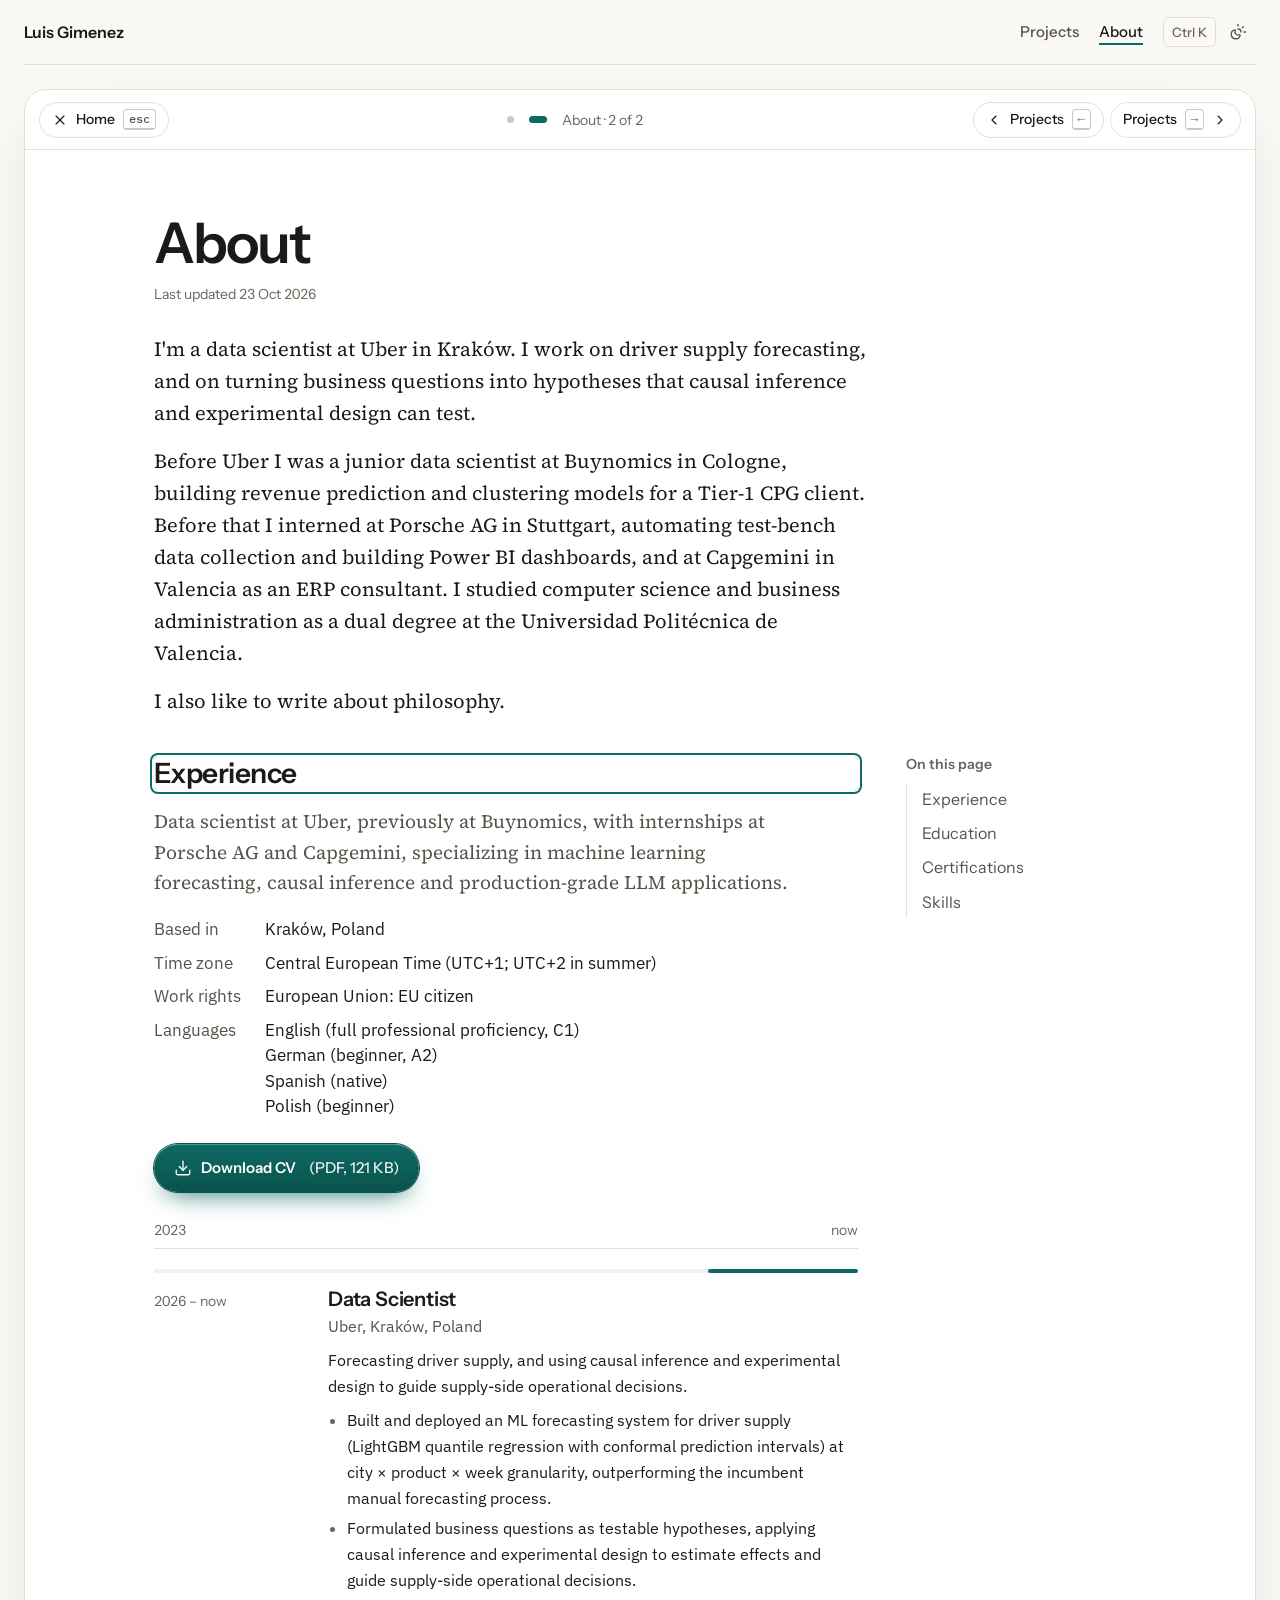
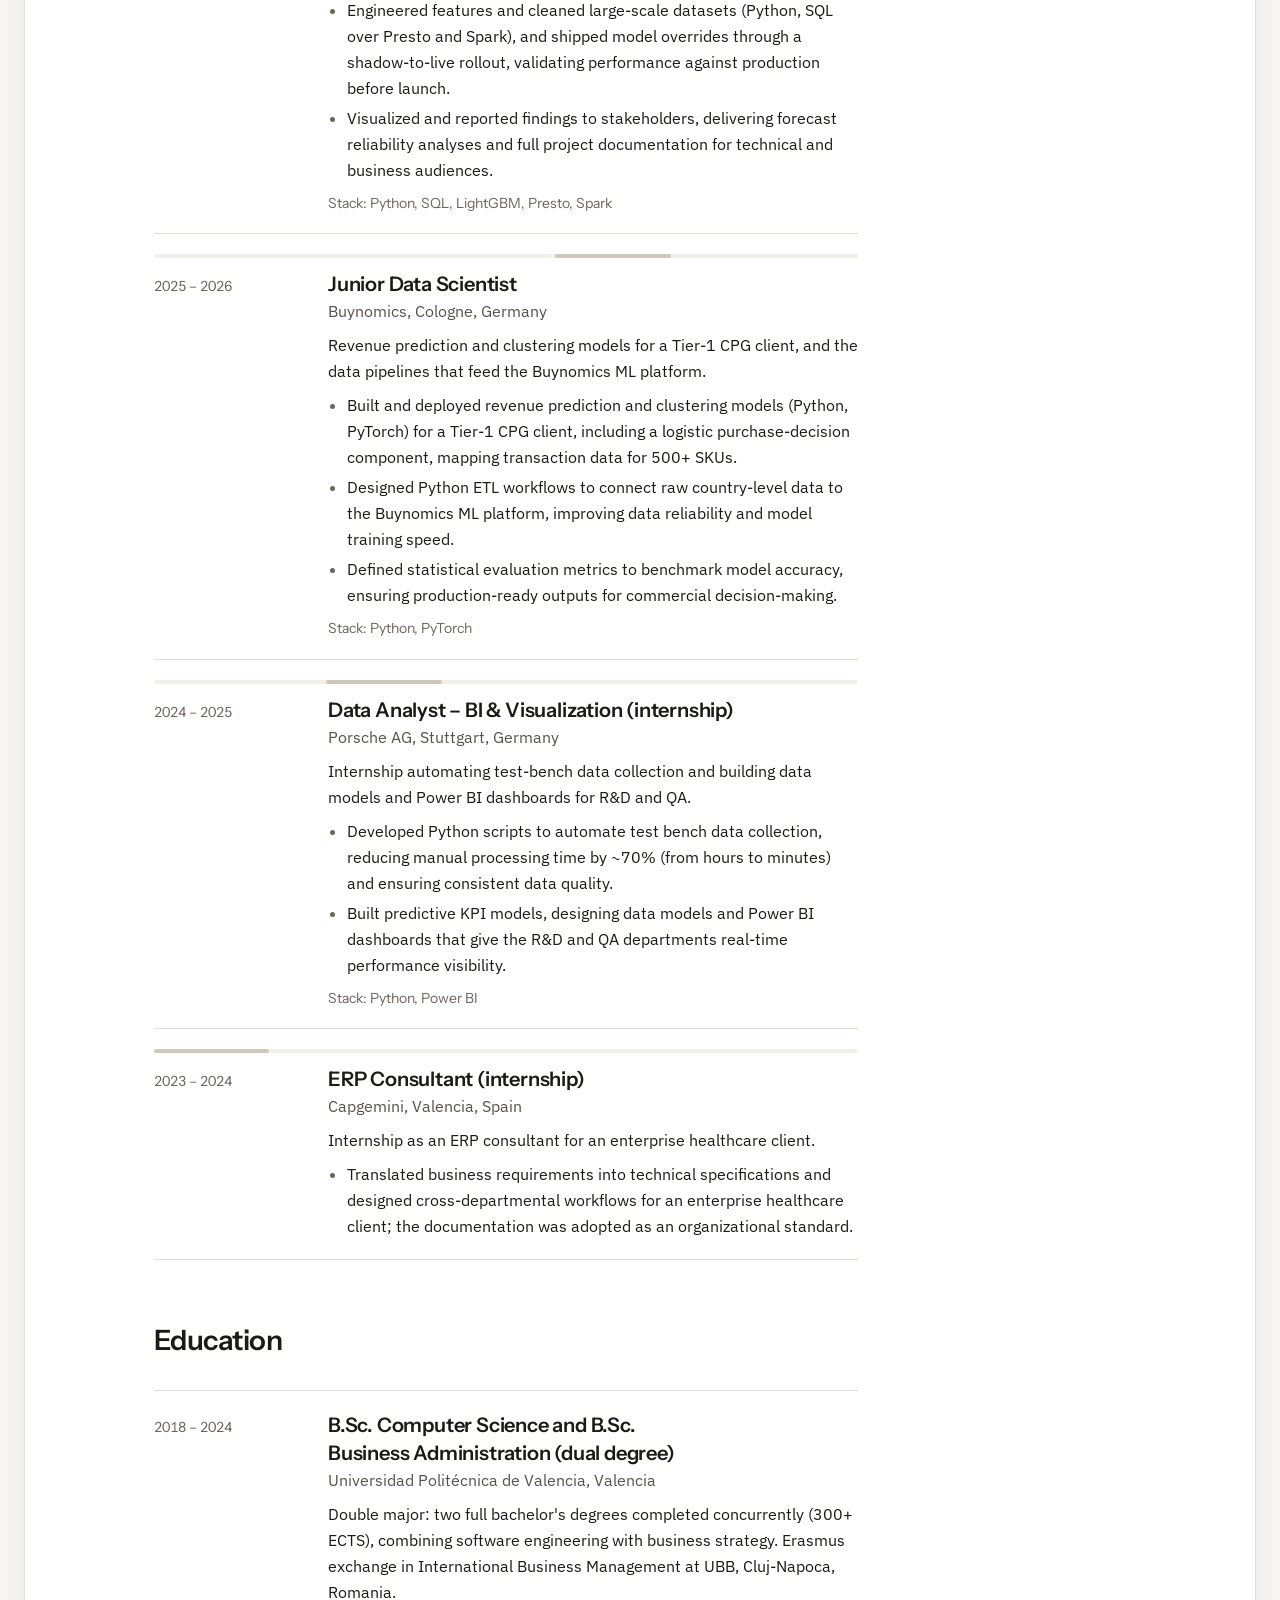
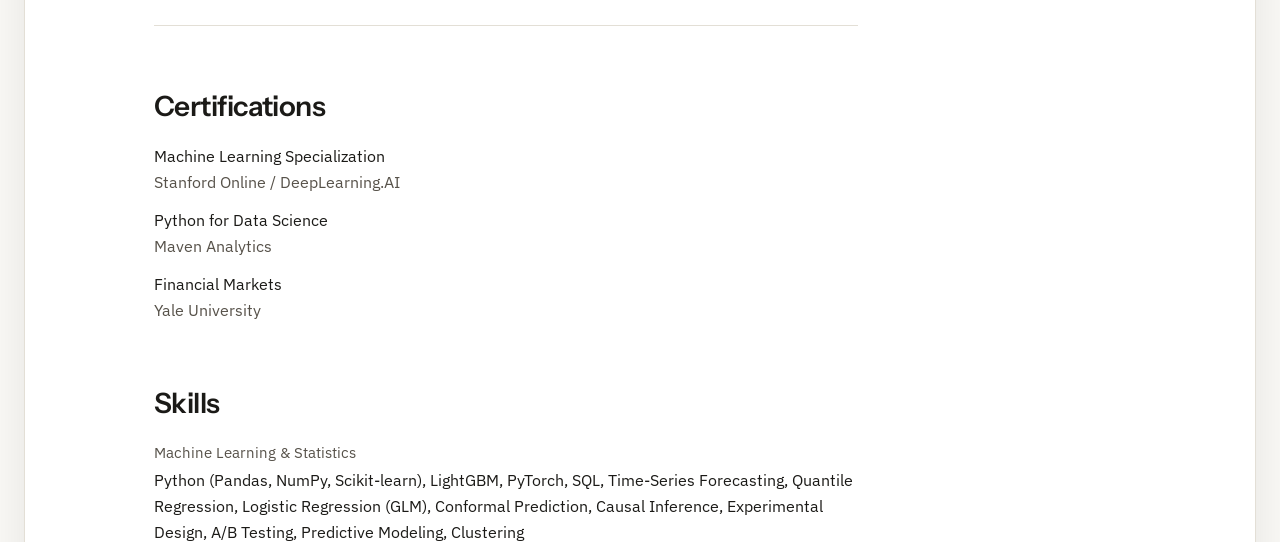
<file: cv/index.html>
<!DOCTYPE html><html lang="en"> <head><meta charset="utf-8"><meta name="viewport" content="width=device-width, initial-scale=1"><title>Moved to Experience</title><meta name="description" content="This page moved to Experience."><meta name="robots" content="noindex"><meta name="color-scheme" content="light dark"><link rel="canonical" href="https://luisgius.github.io/about/"><meta http-equiv="refresh" content="0; url=/about/#experience"></head> <body> <main> <p>This page moved to <a href="/about/#experience">Experience</a>.</p> </main> </body> </html>
</file>
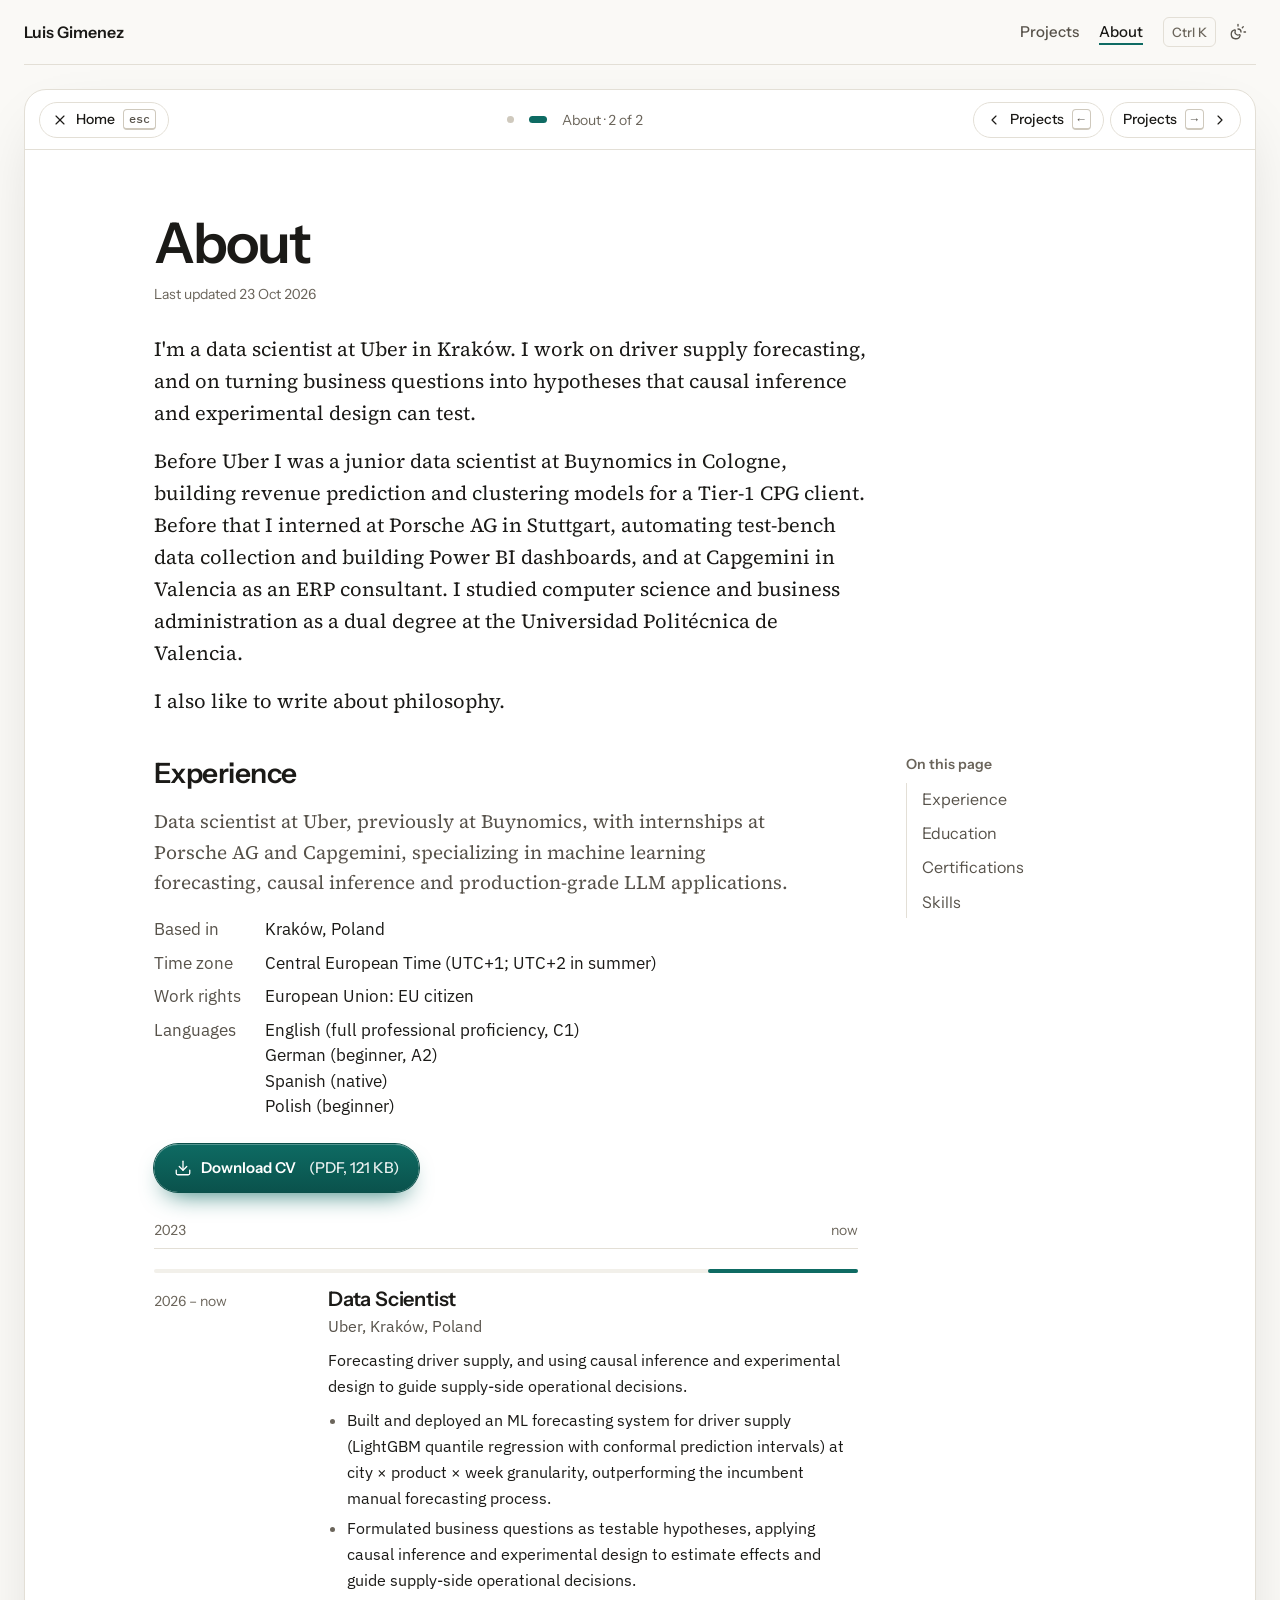
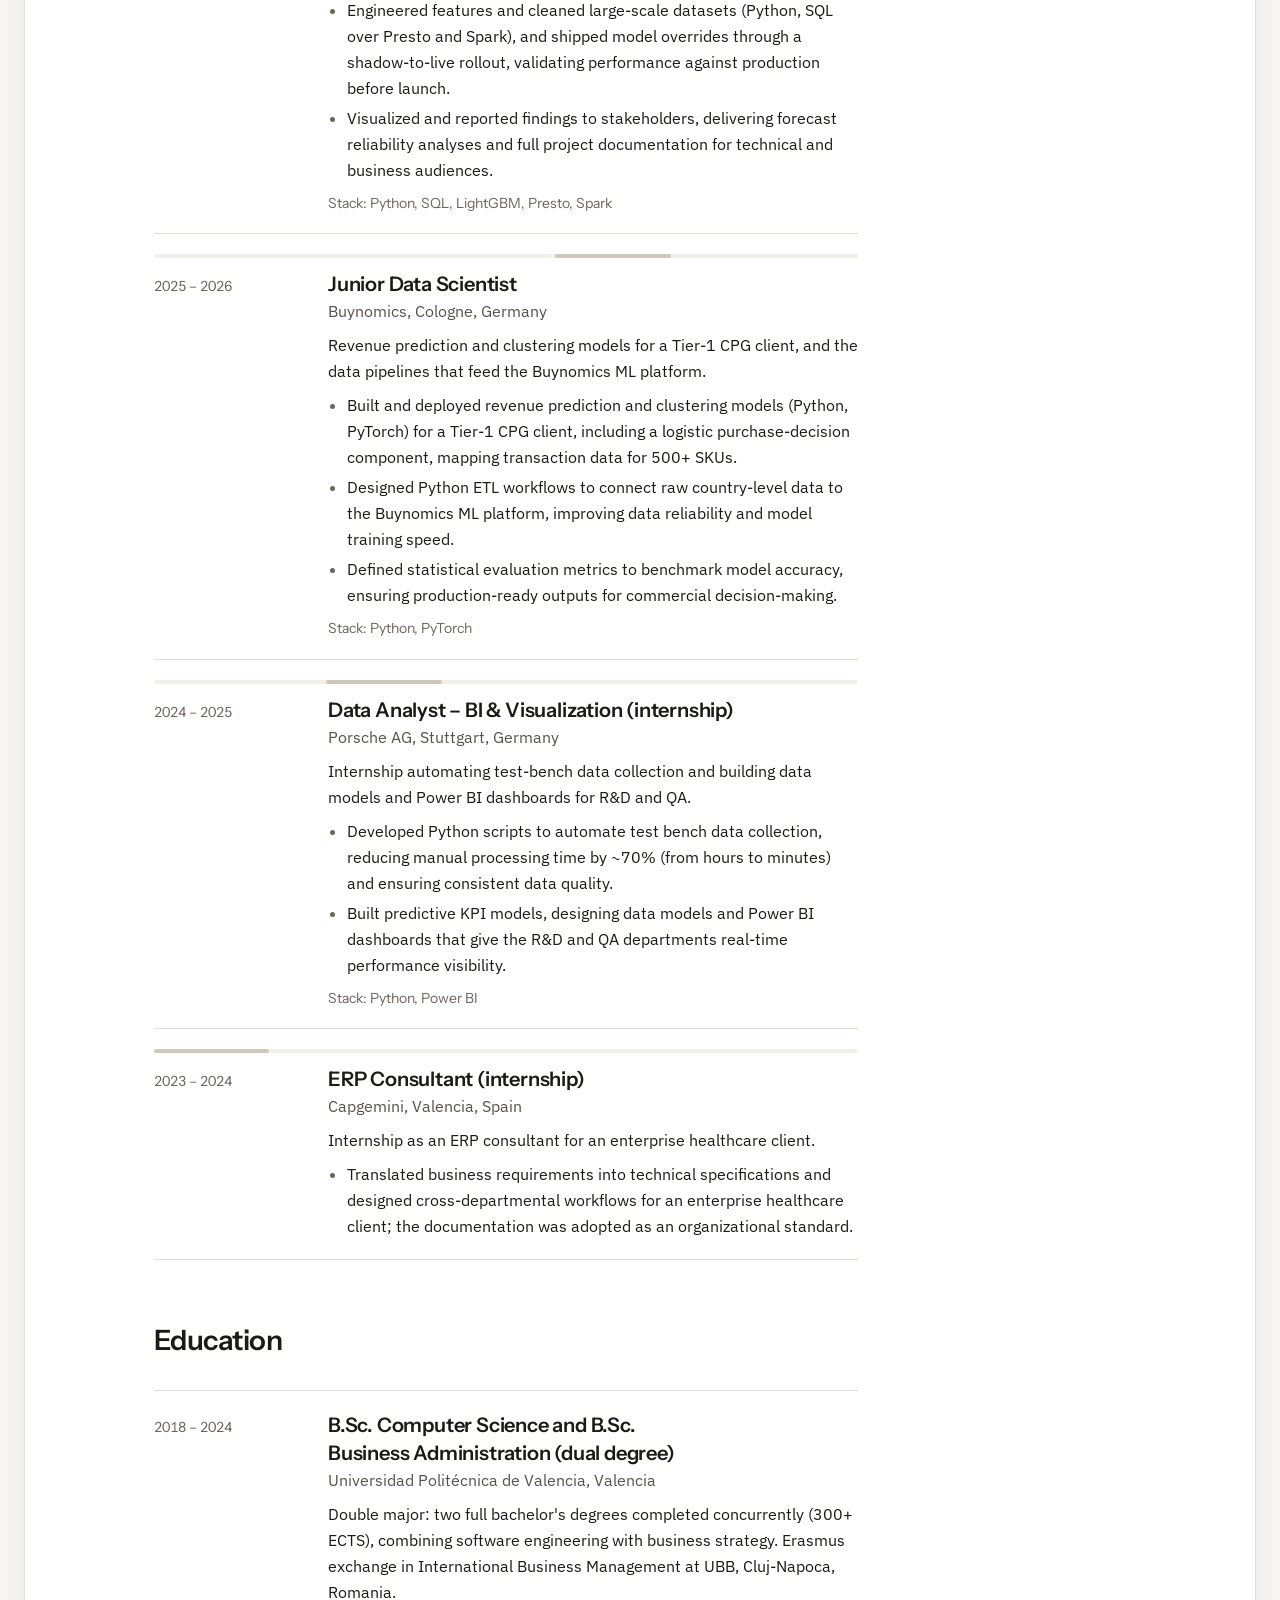
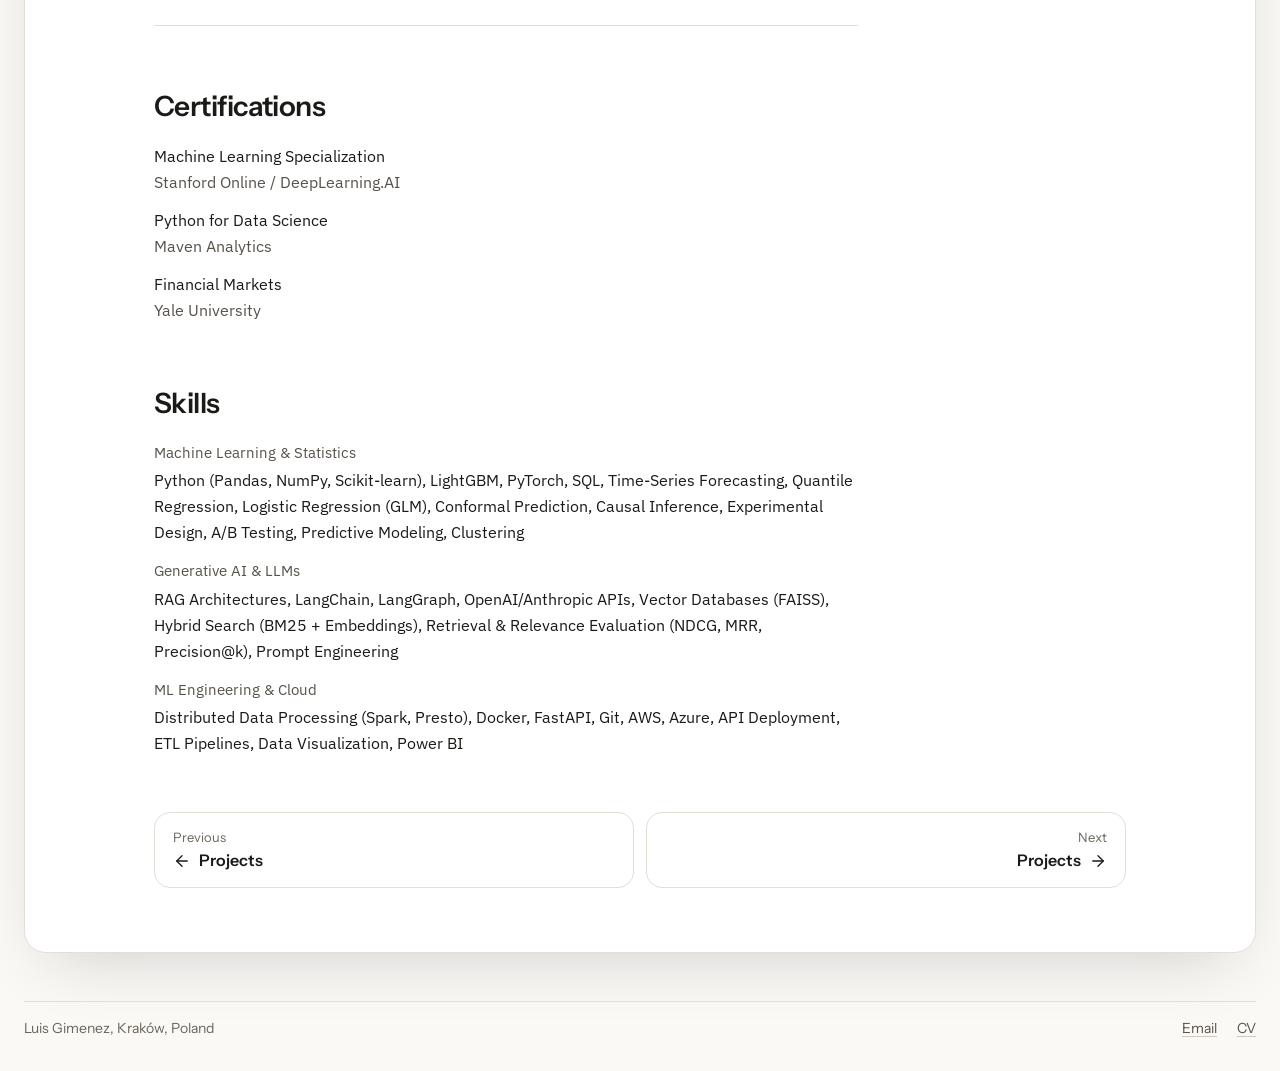
<file: handbook/index.html>
<!DOCTYPE html><html lang="en"> <head><meta charset="utf-8"><meta name="viewport" content="width=device-width, initial-scale=1"><title>Moved to About</title><meta name="description" content="This page moved to About."><meta name="robots" content="noindex"><meta name="color-scheme" content="light dark"><link rel="canonical" href="https://luisgius.github.io/about/"><meta http-equiv="refresh" content="0; url=/about/"></head> <body> <main> <p>This page moved to <a href="/about/">About</a>.</p> </main> </body> </html>
</file>
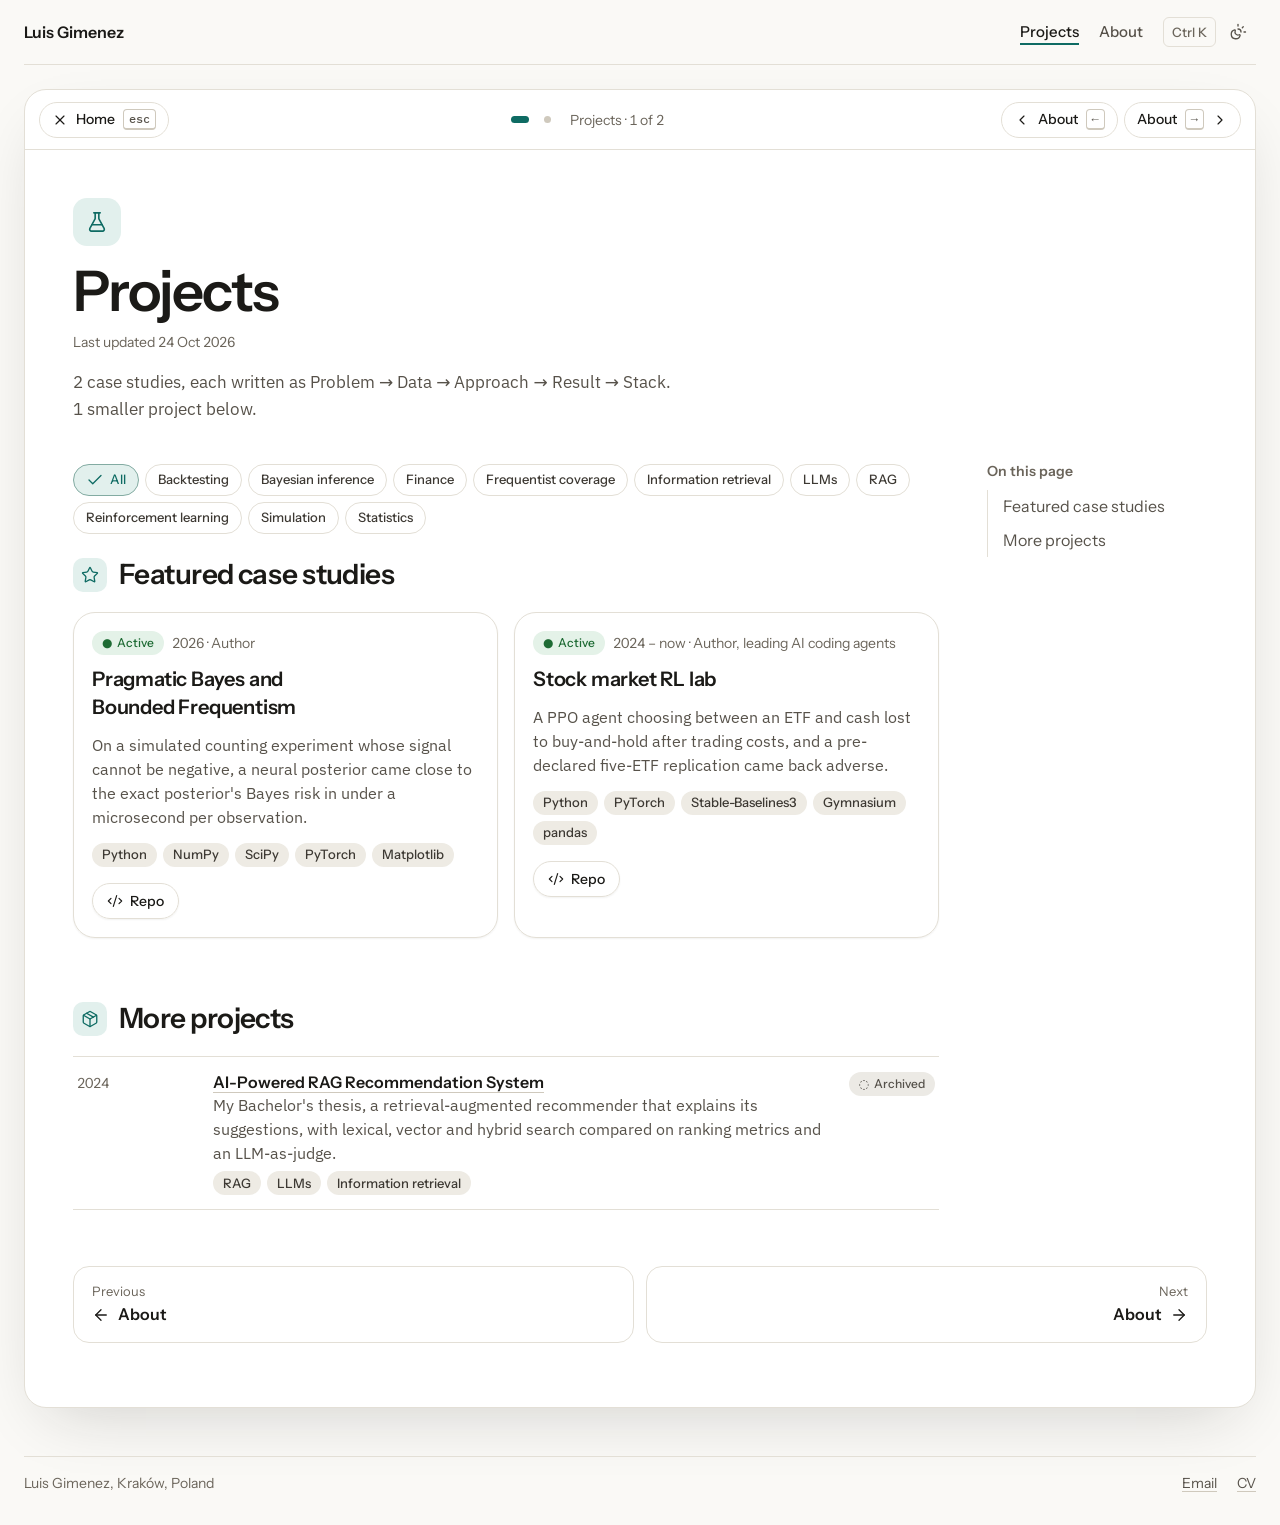
<file: projects/index.html>
<!DOCTYPE html><html lang="en" data-variant="v4" data-direction="A+" data-deck="/projects/ /about/"> <head><meta charset="utf-8"><meta name="viewport" content="width=device-width, initial-scale=1, viewport-fit=cover"><title>Projects · Luis Gimenez</title><meta name="description" content="2 case studies and 1 more project."><link rel="canonical" href="https://luisgius.github.io/projects/"><meta name="color-scheme" content="light dark"><meta name="theme-color" content="#FAF9F6" media="(prefers-color-scheme: light)"><meta name="theme-color" content="#0D0F12" media="(prefers-color-scheme: dark)"><link rel="icon" href="/favicon.svg" type="image/svg+xml"><link rel="sitemap" href="/sitemap-index.xml"><link rel="preload" href="/fonts/instrument-sans-latin-wght-normal.woff2" as="font" type="font/woff2" crossorigin><link rel="preload" href="/fonts/ibm-plex-sans-latin-400-normal.woff2" as="font" type="font/woff2" crossorigin><meta property="og:type" content="website"><meta property="og:site_name" content="Luis Gimenez"><meta property="og:title" content="Projects · Luis Gimenez"><meta property="og:description" content="2 case studies and 1 more project."><meta property="og:url" content="https://luisgius.github.io/projects/"><meta property="og:image" content="https://luisgius.github.io/og.png"><meta property="og:image:width" content="1200"><meta property="og:image:height" content="630"><meta property="og:image:alt" content="Luis Gimenez: Data scientist · forecasting, causal inference and LLM applications"><meta property="og:locale" content="en_GB"><meta name="twitter:card" content="summary_large_image"><meta name="generator" content="Astro v7.3.8"><script>
      (function () {
        var c;
        try { c = localStorage.getItem('theme'); } catch (e) {}
        var d = document.documentElement;
        var choice = c === 'light' || c === 'dark' ? c : 'system';
        d.dataset.themeChoice = choice;
        d.dataset.theme = choice === 'system' ? (matchMedia('(prefers-color-scheme: dark)').matches ? 'dark' : 'light') : choice;
      })();
    </script><link rel="stylesheet" href="/_astro/Base.S0Xw98f0.css"><style>@media (width>=48rem){.row--post[data-astro-cid-zxvlhrqq]{grid-template-columns:120px minmax(0,1fr)}}.row-kind[data-astro-cid-zxvlhrqq]{margin-top:2px}.row-summary[data-astro-cid-zxvlhrqq]{margin-top:4px}.also[data-astro-cid-zxvlhrqq]{z-index:2;font:500 14px/1.4 var(--font-display);color:var(--color-accent);text-underline-offset:3px;align-items:center;text-decoration:underline;display:inline-flex;position:relative}@media (pointer:coarse),(width<=47.999rem){.also[data-astro-cid-zxvlhrqq]{min-height:44px}}.lead[data-astro-cid-s5fhyqve]{max-width:60ch;color:var(--color-text-muted);margin-top:16px;font-size:17px}.shelves[data-astro-cid-s5fhyqve] ul[data-astro-cid-s5fhyqve]{flex-wrap:wrap;gap:4px 0;margin:16px 0 0 -12px;padding:0;list-style:none;display:flex}.shelves[data-astro-cid-s5fhyqve] a[data-astro-cid-s5fhyqve]{min-width:44px;min-height:44px;font:500 16px/1.2 var(--font-display);color:var(--color-text-muted);text-underline-offset:8px;justify-content:center;align-items:center;padding:0 12px;text-decoration:underline 2px #0000;display:inline-flex}.shelves[data-astro-cid-s5fhyqve] a[data-astro-cid-s5fhyqve][aria-current=page]{color:var(--color-text);text-decoration-color:var(--color-accent)}@media (hover:hover){.shelves[data-astro-cid-s5fhyqve] a[data-astro-cid-s5fhyqve]:hover{color:var(--color-text);text-decoration-color:var(--color-border-strong)}}#post-list[data-astro-cid-s5fhyqve]{margin-top:8px}
</style><link rel="stylesheet" href="/_astro/index.BiC8V7b4.css"></head> <body class="has-bottom-bar" data-key-prev="/about/" data-key-next="/about/" data-key-up="/"> <a class="skip-link sr-only-focusable" href="#main">Skip to content</a> <header class="site-header"> <nav class="nav" aria-label="Main"> <a class="nav-name" href="/">Luis Gimenez</a> <ul class="nav-links"> <li> <a class="nav-link" href="/projects/" aria-current="page"> Projects </a> </li><li> <a class="nav-link" href="/about/"> About </a> </li> </ul> <div class="nav-tools"> <button type="button" class="nav-k" data-jump-open aria-keyshortcuts="Meta+K Control+K" aria-haspopup="dialog"> <span class="sr-only">Jump to…</span><span aria-hidden="true" data-mod-key>⌘K</span> </button> <button type="button" class="icon-btn theme-toggle" data-theme-toggle aria-label="Theme: system (switch to light)" data-label-system="Theme: system (switch to light)" data-label-light="Theme: light (switch to dark)" data-label-dark="Theme: dark (switch to system)"> <span data-icon="system"><svg class="icon" xmlns="http://www.w3.org/2000/svg" viewBox="0 0 24 24" fill="none" stroke="currentColor" stroke-linecap="round" stroke-linejoin="round" aria-hidden="true" focusable="false"><path d="M12 2v2" /><path d="M14.837 16.385a6 6 0 1 1-7.223-7.222c.624-.147.97.66.715 1.248a4 4 0 0 0 5.26 5.259c.589-.255 1.396.09 1.248.715" /><path d="M16 12a4 4 0 0 0-4-4" /><path d="m19 5-1.256 1.256" /><path d="M20 12h2" /></svg></span> <span data-icon="light"><svg class="icon" xmlns="http://www.w3.org/2000/svg" viewBox="0 0 24 24" fill="none" stroke="currentColor" stroke-linecap="round" stroke-linejoin="round" aria-hidden="true" focusable="false"><circle cx="12" cy="12" r="4" /><path d="M12 2v2" /><path d="M12 20v2" /><path d="m4.93 4.93 1.41 1.41" /><path d="m17.66 17.66 1.41 1.41" /><path d="M2 12h2" /><path d="M20 12h2" /><path d="m6.34 17.66-1.41 1.41" /><path d="m19.07 4.93-1.41 1.41" /></svg></span> <span data-icon="dark"><svg class="icon" xmlns="http://www.w3.org/2000/svg" viewBox="0 0 24 24" fill="none" stroke="currentColor" stroke-linecap="round" stroke-linejoin="round" aria-hidden="true" focusable="false"><path d="M20.985 12.486a9 9 0 1 1-9.473-9.472c.405-.022.617.46.402.803a6 6 0 0 0 8.268 8.268c.344-.215.825-.004.803.401" /></svg></span> </button> <button type="button" class="icon-btn nav-menu" popovertarget="menu-pop" aria-label="Menu"><svg class="icon" xmlns="http://www.w3.org/2000/svg" viewBox="0 0 24 24" fill="none" stroke="currentColor" stroke-linecap="round" stroke-linejoin="round" aria-hidden="true" focusable="false"><path d="M4 5h16" /><path d="M4 12h16" /><path d="M4 19h16" /></svg></button> </div> </nav> </header> <nav id="menu-pop" class="menu-pop" popover aria-label="Menu"> <ul> <li><a href="/">Home</a></li> <li> <a href="/projects/" aria-current="page"> Projects </a> </li><li> <a href="/about/"> About </a> </li> <li><button type="button" data-jump-open popovertarget="menu-pop" popovertargetaction="hide">Jump to…</button></li> </ul> </nav>  <div class="window-wrap"> <main id="main" class="window" tabindex="-1"> <nav class="toolbar" aria-label="Page navigation"> <a class="pill-link" href="/" data-up aria-keyshortcuts="Escape"> <svg class="icon" xmlns="http://www.w3.org/2000/svg" viewBox="0 0 24 24" fill="none" stroke="currentColor" stroke-linecap="round" stroke-linejoin="round" aria-hidden="true" focusable="false"><path d="M18 6 6 18" /><path d="m6 6 12 12" /></svg><span class="sr-only">Close and go to </span>Home<kbd class="kbd kbd-fine" aria-hidden="true">esc</kbd> </a> <div class="deck"> <ol class="dots tb-desktop" aria-label="Projects, 1 of 2"> <li> <a href="/projects/" aria-label="Projects" aria-current="page"></a> </li><li> <a href="/about/" aria-label="About"></a> </li> </ol> <span class="tb-desktop deck-label" aria-hidden="true"> Projects · 1 of 2 </span> <span class="tb-mobile" aria-hidden="true"> 1 / 2 </span> </div> <div class="toolbar-right tb-desktop"> <a class="pill-link" href="/about/" rel="prev" aria-keyshortcuts="ArrowLeft"> <svg class="icon" xmlns="http://www.w3.org/2000/svg" viewBox="0 0 24 24" fill="none" stroke="currentColor" stroke-linecap="round" stroke-linejoin="round" aria-hidden="true" focusable="false"><path d="m15 18-6-6 6-6" /></svg> <span class="sr-only">Previous: </span> <span class="trunc"> About </span> <kbd class="kbd kbd-fine" aria-hidden="true">←</kbd> </a> <a class="pill-link" href="/about/" rel="next" aria-keyshortcuts="ArrowRight"> <span class="sr-only">Next: </span> <span class="trunc"> About </span> <kbd class="kbd kbd-fine" aria-hidden="true">→</kbd> <svg class="icon" xmlns="http://www.w3.org/2000/svg" viewBox="0 0 24 24" fill="none" stroke="currentColor" stroke-linecap="round" stroke-linejoin="round" aria-hidden="true" focusable="false"><path d="m9 18 6-6-6-6" /></svg> </a> </div> </nav>  <article class="doc doc--wide doc--toc"> <header class="doc-header"> <span class="icon-chip icon-chip--lg" aria-hidden="true"><svg class="icon" xmlns="http://www.w3.org/2000/svg" viewBox="0 0 24 24" fill="none" stroke="currentColor" stroke-linecap="round" stroke-linejoin="round" aria-hidden="true" focusable="false"><path d="M14 2v6a2 2 0 0 0 .245.96l5.51 10.08A2 2 0 0 1 18 22H6a2 2 0 0 1-1.755-2.96l5.51-10.08A2 2 0 0 0 10 8V2" /><path d="M6.453 15h11.094" /><path d="M8.5 2h7" /></svg></span>  <h1 class="doc-h1">Projects</h1> <p class="meta">  Last updated <time datetime="2026-10-24">24 Oct 2026</time>    </p> <p class="lead" data-astro-cid-rs6o5idc> 2 case studies, each written as Problem → Data → Approach → Result → Stack. 1 smaller project below. </p> </header> <details class="toc toc-inline"> <summary> <svg class="icon" xmlns="http://www.w3.org/2000/svg" viewBox="0 0 24 24" fill="none" stroke="currentColor" stroke-linecap="round" stroke-linejoin="round" aria-hidden="true" focusable="false"><path d="m9 18 6-6-6-6" /></svg> On this page </summary> <ol> <li> <a href="#featured"> Featured case studies </a> </li><li> <a href="#more"> More projects </a> </li> </ol> </details> <div class="doc-grid" style="margin-top:40px"> <div class="doc-main min-w-0">  <div class="filter-wrap" data-filter="project-list" data-i18n-shown-one="{n} project shown" data-i18n-shown-other="{n} projects shown" hidden> <div class="filter" role="group" aria-label="Filter by tag"> <button type="button" aria-pressed="true" data-tag-all> <svg class="icon check" xmlns="http://www.w3.org/2000/svg" viewBox="0 0 24 24" fill="none" stroke="currentColor" stroke-linecap="round" stroke-linejoin="round" aria-hidden="true" focusable="false"><path d="M20 6 9 17l-5-5" /></svg> All </button> <button type="button" aria-pressed="false" data-tag="Backtesting"> <svg class="icon check" xmlns="http://www.w3.org/2000/svg" viewBox="0 0 24 24" fill="none" stroke="currentColor" stroke-linecap="round" stroke-linejoin="round" aria-hidden="true" focusable="false"><path d="M20 6 9 17l-5-5" /></svg> Backtesting </button><button type="button" aria-pressed="false" data-tag="Bayesian inference"> <svg class="icon check" xmlns="http://www.w3.org/2000/svg" viewBox="0 0 24 24" fill="none" stroke="currentColor" stroke-linecap="round" stroke-linejoin="round" aria-hidden="true" focusable="false"><path d="M20 6 9 17l-5-5" /></svg> Bayesian inference </button><button type="button" aria-pressed="false" data-tag="Finance"> <svg class="icon check" xmlns="http://www.w3.org/2000/svg" viewBox="0 0 24 24" fill="none" stroke="currentColor" stroke-linecap="round" stroke-linejoin="round" aria-hidden="true" focusable="false"><path d="M20 6 9 17l-5-5" /></svg> Finance </button><button type="button" aria-pressed="false" data-tag="Frequentist coverage"> <svg class="icon check" xmlns="http://www.w3.org/2000/svg" viewBox="0 0 24 24" fill="none" stroke="currentColor" stroke-linecap="round" stroke-linejoin="round" aria-hidden="true" focusable="false"><path d="M20 6 9 17l-5-5" /></svg> Frequentist coverage </button><button type="button" aria-pressed="false" data-tag="Information retrieval"> <svg class="icon check" xmlns="http://www.w3.org/2000/svg" viewBox="0 0 24 24" fill="none" stroke="currentColor" stroke-linecap="round" stroke-linejoin="round" aria-hidden="true" focusable="false"><path d="M20 6 9 17l-5-5" /></svg> Information retrieval </button><button type="button" aria-pressed="false" data-tag="LLMs"> <svg class="icon check" xmlns="http://www.w3.org/2000/svg" viewBox="0 0 24 24" fill="none" stroke="currentColor" stroke-linecap="round" stroke-linejoin="round" aria-hidden="true" focusable="false"><path d="M20 6 9 17l-5-5" /></svg> LLMs </button><button type="button" aria-pressed="false" data-tag="RAG"> <svg class="icon check" xmlns="http://www.w3.org/2000/svg" viewBox="0 0 24 24" fill="none" stroke="currentColor" stroke-linecap="round" stroke-linejoin="round" aria-hidden="true" focusable="false"><path d="M20 6 9 17l-5-5" /></svg> RAG </button><button type="button" aria-pressed="false" data-tag="Reinforcement learning"> <svg class="icon check" xmlns="http://www.w3.org/2000/svg" viewBox="0 0 24 24" fill="none" stroke="currentColor" stroke-linecap="round" stroke-linejoin="round" aria-hidden="true" focusable="false"><path d="M20 6 9 17l-5-5" /></svg> Reinforcement learning </button><button type="button" aria-pressed="false" data-tag="Simulation"> <svg class="icon check" xmlns="http://www.w3.org/2000/svg" viewBox="0 0 24 24" fill="none" stroke="currentColor" stroke-linecap="round" stroke-linejoin="round" aria-hidden="true" focusable="false"><path d="M20 6 9 17l-5-5" /></svg> Simulation </button><button type="button" aria-pressed="false" data-tag="Statistics"> <svg class="icon check" xmlns="http://www.w3.org/2000/svg" viewBox="0 0 24 24" fill="none" stroke="currentColor" stroke-linecap="round" stroke-linejoin="round" aria-hidden="true" focusable="false"><path d="M20 6 9 17l-5-5" /></svg> Statistics </button> </div> <p class="sr-only" role="status" aria-live="polite" data-filter-status></p> </div><script type="module">var e=`tag`,t=e=>{try{let t=JSON.parse(e.dataset.tags??`[]`);return Array.isArray(t)?t.map(String):[]}catch{return[]}};for(let n of document.querySelectorAll(`[data-filter]`)){let r=document.getElementById(n.dataset.filter??``),i=n.querySelector(`[data-filter-status]`);if(!r)continue;let a=Array.from(r.querySelectorAll(`[data-tags]`)).map(e=>({el:e,tags:t(e)})),o=Array.from(r.querySelectorAll(`[data-filter-group]`)),s=Array.from(n.querySelectorAll(`button[data-tag], button[data-tag-all]`));n.hidden=!1;let c=(e,t)=>{for(let t of s)t.setAttribute(`aria-pressed`,String(e===null?t.hasAttribute(`data-tag-all`):t.dataset.tag===e));let r=0;for(let{el:t,tags:n}of a){let i=e===null||n.includes(e);t.hidden=!i,i&&r++}for(let e of o)e.hidden=!e.querySelector(`[data-tags]:not([hidden])`);let c=(r===1?n.dataset.i18nShownOne:n.dataset.i18nShownOther)??`{n}`;i&&t&&(i.textContent=c.replace(`{n}`,String(r)))};n.addEventListener(`click`,t=>{let n=t.target.closest(`button[data-tag], button[data-tag-all]`);if(!n)return;let r=n.hasAttribute(`data-tag-all`)?null:n.dataset.tag??null;c(r,!0);let i=new URL(location.href);r===null?i.searchParams.delete(e):i.searchParams.set(e,r),history.replaceState(history.state,``,i)});let l=new URL(location.href).searchParams.get(e);l!==null&&s.some(e=>e.dataset.tag===l)&&c(l,!0)}</script> <div id="project-list" data-astro-cid-rs6o5idc> <section class="section" data-filter-group data-astro-cid-rs6o5idc> <h2 class="h2" id="featured" tabindex="-1"> <span class="icon-chip icon-chip--sm" aria-hidden="true"><svg class="icon" xmlns="http://www.w3.org/2000/svg" viewBox="0 0 24 24" fill="none" stroke="currentColor" stroke-linecap="round" stroke-linejoin="round" aria-hidden="true" focusable="false"><path d="M11.525 2.295a.53.53 0 0 1 .95 0l2.31 4.679a2.123 2.123 0 0 0 1.595 1.16l5.166.756a.53.53 0 0 1 .294.904l-3.736 3.638a2.123 2.123 0 0 0-.611 1.878l.882 5.14a.53.53 0 0 1-.771.56l-4.618-2.428a2.122 2.122 0 0 0-1.973 0L6.396 21.01a.53.53 0 0 1-.77-.56l.881-5.139a2.122 2.122 0 0 0-.611-1.879L2.16 9.795a.53.53 0 0 1 .294-.906l5.165-.755a2.122 2.122 0 0 0 1.597-1.16z" /></svg></span> <span>Featured case studies</span> <a class="anchor" href="#featured"><span aria-hidden="true">#</span><span class="sr-only">Link to section Featured case studies</span></a> </h2> <div class="card-grid" style="margin-top:20px" data-astro-cid-rs6o5idc> <article class="tile" data-spotlight data-tags="[&quot;Statistics&quot;,&quot;Bayesian inference&quot;,&quot;Frequentist coverage&quot;,&quot;Simulation&quot;]">  <div class="flex flex-wrap items-center gap-2"> <span class="chip chip-status" data-status="active"> <span aria-hidden="true">●</span> Active </span> <span class="meta">2026 · Author</span> </div> <h3 class="h3" style="margin-top:6px"><a class="stretch" href="/projects/bayes-frequentist/" data-return>Pragmatic Bayes and Bounded Frequentism</a></h3> <p class="card-summary">On a simulated counting experiment whose signal cannot be negative, a neural posterior came close to the exact posterior&#39;s Bayes risk in under a microsecond per observation.</p> <div class="chips" style="margin-top:10px"><span class="chip">Python</span><span class="chip">NumPy</span><span class="chip">SciPy</span><span class="chip">PyTorch</span><span class="chip">Matplotlib</span></div> <div class="above flex flex-wrap gap-2" style="margin-top:12px"> <a href="https://github.com/luisgius/bayes-frequentist" class="btn btn-secondary btn-sm" rel="noopener"> <svg class="icon" xmlns="http://www.w3.org/2000/svg" viewBox="0 0 24 24" fill="none" stroke="currentColor" stroke-linecap="round" stroke-linejoin="round" aria-hidden="true" focusable="false"><path d="m18 16 4-4-4-4" /><path d="m6 8-4 4 4 4" /><path d="m14.5 4-5 16" /></svg> Repo  <span class="sr-only">(opens external site)</span>  </a>  </div> </article><article class="tile" data-spotlight data-tags="[&quot;Reinforcement learning&quot;,&quot;Backtesting&quot;,&quot;Finance&quot;]">  <div class="flex flex-wrap items-center gap-2"> <span class="chip chip-status" data-status="active"> <span aria-hidden="true">●</span> Active </span> <span class="meta">2024 – now · Author, leading AI coding agents</span> </div> <h3 class="h3" style="margin-top:6px"><a class="stretch" href="/projects/stock-market-rl-lab/" data-return>Stock market RL lab</a></h3> <p class="card-summary">A PPO agent choosing between an ETF and cash lost to buy-and-hold after trading costs, and a pre-declared five-ETF replication came back adverse.</p> <div class="chips" style="margin-top:10px"><span class="chip">Python</span><span class="chip">PyTorch</span><span class="chip">Stable-Baselines3</span><span class="chip">Gymnasium</span><span class="chip">pandas</span></div> <div class="above flex flex-wrap gap-2" style="margin-top:12px"> <a href="https://github.com/luisgius/stock-market-rl-lab" class="btn btn-secondary btn-sm" rel="noopener"> <svg class="icon" xmlns="http://www.w3.org/2000/svg" viewBox="0 0 24 24" fill="none" stroke="currentColor" stroke-linecap="round" stroke-linejoin="round" aria-hidden="true" focusable="false"><path d="m18 16 4-4-4-4" /><path d="m6 8-4 4 4 4" /><path d="m14.5 4-5 16" /></svg> Repo  <span class="sr-only">(opens external site)</span>  </a>  </div> </article> </div> </section> <section class="section" data-filter-group data-astro-cid-rs6o5idc> <h2 class="h2" id="more" tabindex="-1"> <span class="icon-chip icon-chip--sm" aria-hidden="true"><svg class="icon" xmlns="http://www.w3.org/2000/svg" viewBox="0 0 24 24" fill="none" stroke="currentColor" stroke-linecap="round" stroke-linejoin="round" aria-hidden="true" focusable="false"><path d="M11 21.73a2 2 0 0 0 2 0l7-4A2 2 0 0 0 21 16V8a2 2 0 0 0-1-1.73l-7-4a2 2 0 0 0-2 0l-7 4A2 2 0 0 0 3 8v8a2 2 0 0 0 1 1.73z" /><path d="M12 22V12" /><polyline points="3.29 7 12 12 20.71 7" /><path d="m7.5 4.27 9 5.15" /></svg></span> <span>More projects</span> <a class="anchor" href="#more"><span aria-hidden="true">#</span><span class="sr-only">Link to section More projects</span></a> </h2> <ul class="row-list" style="margin-top:20px" data-astro-cid-rs6o5idc> <li class="row" data-tags="[&quot;RAG&quot;,&quot;LLMs&quot;,&quot;Information retrieval&quot;]" data-astro-cid-rs6o5idc> <span class="meta" data-astro-cid-rs6o5idc> 2024 </span> <div class="min-w-0" data-astro-cid-rs6o5idc> <p class="row-title" data-astro-cid-rs6o5idc> <a href="/projects/rag-recommendation-system/" data-return data-astro-cid-rs6o5idc> AI-Powered RAG Recommendation System </a> </p> <p class="text-base text-muted" data-astro-cid-rs6o5idc> My Bachelor&#39;s thesis, a retrieval-augmented recommender that explains its suggestions, with lexical, vector and hybrid search compared on ranking metrics and an LLM-as-judge. </p> <div class="chips" style="margin-top:6px" data-astro-cid-rs6o5idc> <span class="chip">RAG</span><span class="chip">LLMs</span><span class="chip">Information retrieval</span> </div> </div> <span class="chip chip-status" data-status="archived"> <span aria-hidden="true">◌</span> Archived </span> </li> </ul> </section> </div> </div> <aside class="toc-rail" aria-label="On this page"> <nav class="toc" aria-label="On this page (sidebar)"> <p class="toc-title">On this page</p> <ol> <li> <a href="#featured"> Featured case studies </a> </li><li> <a href="#more"> More projects </a> </li> </ol> </nav> </aside> </div> <nav class="pager" aria-label="Previous / Next"> <a class="pcard" href="/about/" rel="prev"> <small>Previous</small> <span> <svg class="icon" xmlns="http://www.w3.org/2000/svg" viewBox="0 0 24 24" fill="none" stroke="currentColor" stroke-linecap="round" stroke-linejoin="round" aria-hidden="true" focusable="false"><path d="m12 19-7-7 7-7" /><path d="M19 12H5" /></svg> About </span> </a> <a class="pcard pcard--next" href="/about/" rel="next"> <small>Next</small> <span> About <svg class="icon" xmlns="http://www.w3.org/2000/svg" viewBox="0 0 24 24" fill="none" stroke="currentColor" stroke-linecap="round" stroke-linejoin="round" aria-hidden="true" focusable="false"><path d="M5 12h14" /><path d="m12 5 7 7-7 7" /></svg> </span> </a> </nav> </article> </main> </div> <nav class="bottom-bar" aria-label="Page navigation (bottom)"> <a class="pill-link" href="/about/" rel="prev"> <svg class="icon" xmlns="http://www.w3.org/2000/svg" viewBox="0 0 24 24" fill="none" stroke="currentColor" stroke-linecap="round" stroke-linejoin="round" aria-hidden="true" focusable="false"><path d="m15 18-6-6 6-6" /></svg> <span class="sr-only">Previous: </span> <span class="trunc"> About </span> </a> <span class="deck" aria-hidden="true"> 1 / 2 </span> <a class="pill-link" href="/about/" rel="next"> <span class="sr-only">Next: </span> <span class="trunc"> About </span> <svg class="icon" xmlns="http://www.w3.org/2000/svg" viewBox="0 0 24 24" fill="none" stroke="currentColor" stroke-linecap="round" stroke-linejoin="round" aria-hidden="true" focusable="false"><path d="m9 18 6-6-6-6" /></svg> </a> </nav> <footer class="site-footer"> <div class="foot"> <p class="meta foot-id">Luis Gimenez, Kraków, Poland</p> <ul class="meta foot-links"> <li><a href="mailto:lgimenezuso@gmail.com">Email</a></li> <li> <a href="/cv/luis-gimenez-cv.pdf" download>CV<span class="sr-only"> (PDF)</span></a> </li>   </ul> </div>  </footer> <dialog class="dialog" id="jump" aria-label="Jump to" data-i18n-group-page="Pages" data-i18n-group-case="Case studies" data-i18n-group-post="Posts" data-i18n-kind-page="page" data-i18n-kind-case="case study project" data-i18n-kind-post="post writing article" data-i18n-results-one="{n} result" data-i18n-results-other="{n} results" data-i18n-no-matches="No matches" data-i18n-loading="Loading the list of pages…" data-i18n-load-error="Couldn’t load the list of pages." data-i18n-group-other="{group} · other matches" data-i18n-mod-mac="⌘K" data-i18n-mod-other="Ctrl K"> <div class="jump-head"> <svg class="icon" xmlns="http://www.w3.org/2000/svg" viewBox="0 0 24 24" fill="none" stroke="currentColor" stroke-linecap="round" stroke-linejoin="round" aria-hidden="true" focusable="false"><path d="m21 21-4.34-4.34" /><circle cx="11" cy="11" r="8" /></svg> <input id="jump-input" class="jump-input" type="text" role="combobox" aria-expanded="false" aria-controls="jump-list" aria-autocomplete="list" aria-label="Search pages, case studies and posts" placeholder="Jump to a page, case study or post…" autocomplete="off" spellcheck="false"> <kbd class="kbd kbd-fine">esc</kbd> </div> <div id="jump-list" class="jump-list" role="listbox" aria-label="Results"></div> <div class="jump-msg" hidden> <p class="jump-empty">No matches</p> <button type="button" class="btn btn-secondary btn-sm jump-retry" hidden>Try again</button> </div> <p class="jump-foot kbd-fine" aria-hidden="true"><span><kbd class="kbd">↑</kbd> <kbd class="kbd">↓</kbd> move</span><span><kbd class="kbd">↵</kbd> open</span><span><kbd class="kbd">esc</kbd> close</span></p> <p class="sr-only" id="jump-status" role="status" aria-live="polite"></p> </dialog> <dialog class="dialog" id="keys" aria-labelledby="keys-title"> <div class="jump-head"> <h2 id="keys-title" class="h3" style="flex:1;color:var(--color-text)">Keyboard shortcuts</h2> <button type="button" class="icon-btn" data-close-dialog aria-label="Close"><svg class="icon" xmlns="http://www.w3.org/2000/svg" viewBox="0 0 24 24" fill="none" stroke="currentColor" stroke-linecap="round" stroke-linejoin="round" aria-hidden="true" focusable="false"><path d="M18 6 6 18" /><path d="m6 6 12 12" /></svg></button> </div> <dl class="keys"> <dt><kbd class="kbd" data-mod-key>⌘K</kbd></dt><dd>Jump to a page, case study or post</dd> <dt><kbd class="kbd">←</kbd><kbd class="kbd">→</kbd></dt><dd>Previous / next page (on home: last / first page)</dd> <dt><kbd class="kbd">esc</kbd></dt><dd>Go up one level (case study → Projects, post → Writing, page → Home); closes dialogs first</dd> <dt><kbd class="kbd">?</kbd></dt><dd>Show this list</dd> <dt><kbd class="kbd">tab</kbd></dt><dd>Move through links and buttons; the first stop is “Skip to content”</dd> </dl> </dialog><script type="module" src="/_astro/Base.astro_astro_type_script_index_0_lang.B8U76_Ga.js"></script></body> </html>
</file>
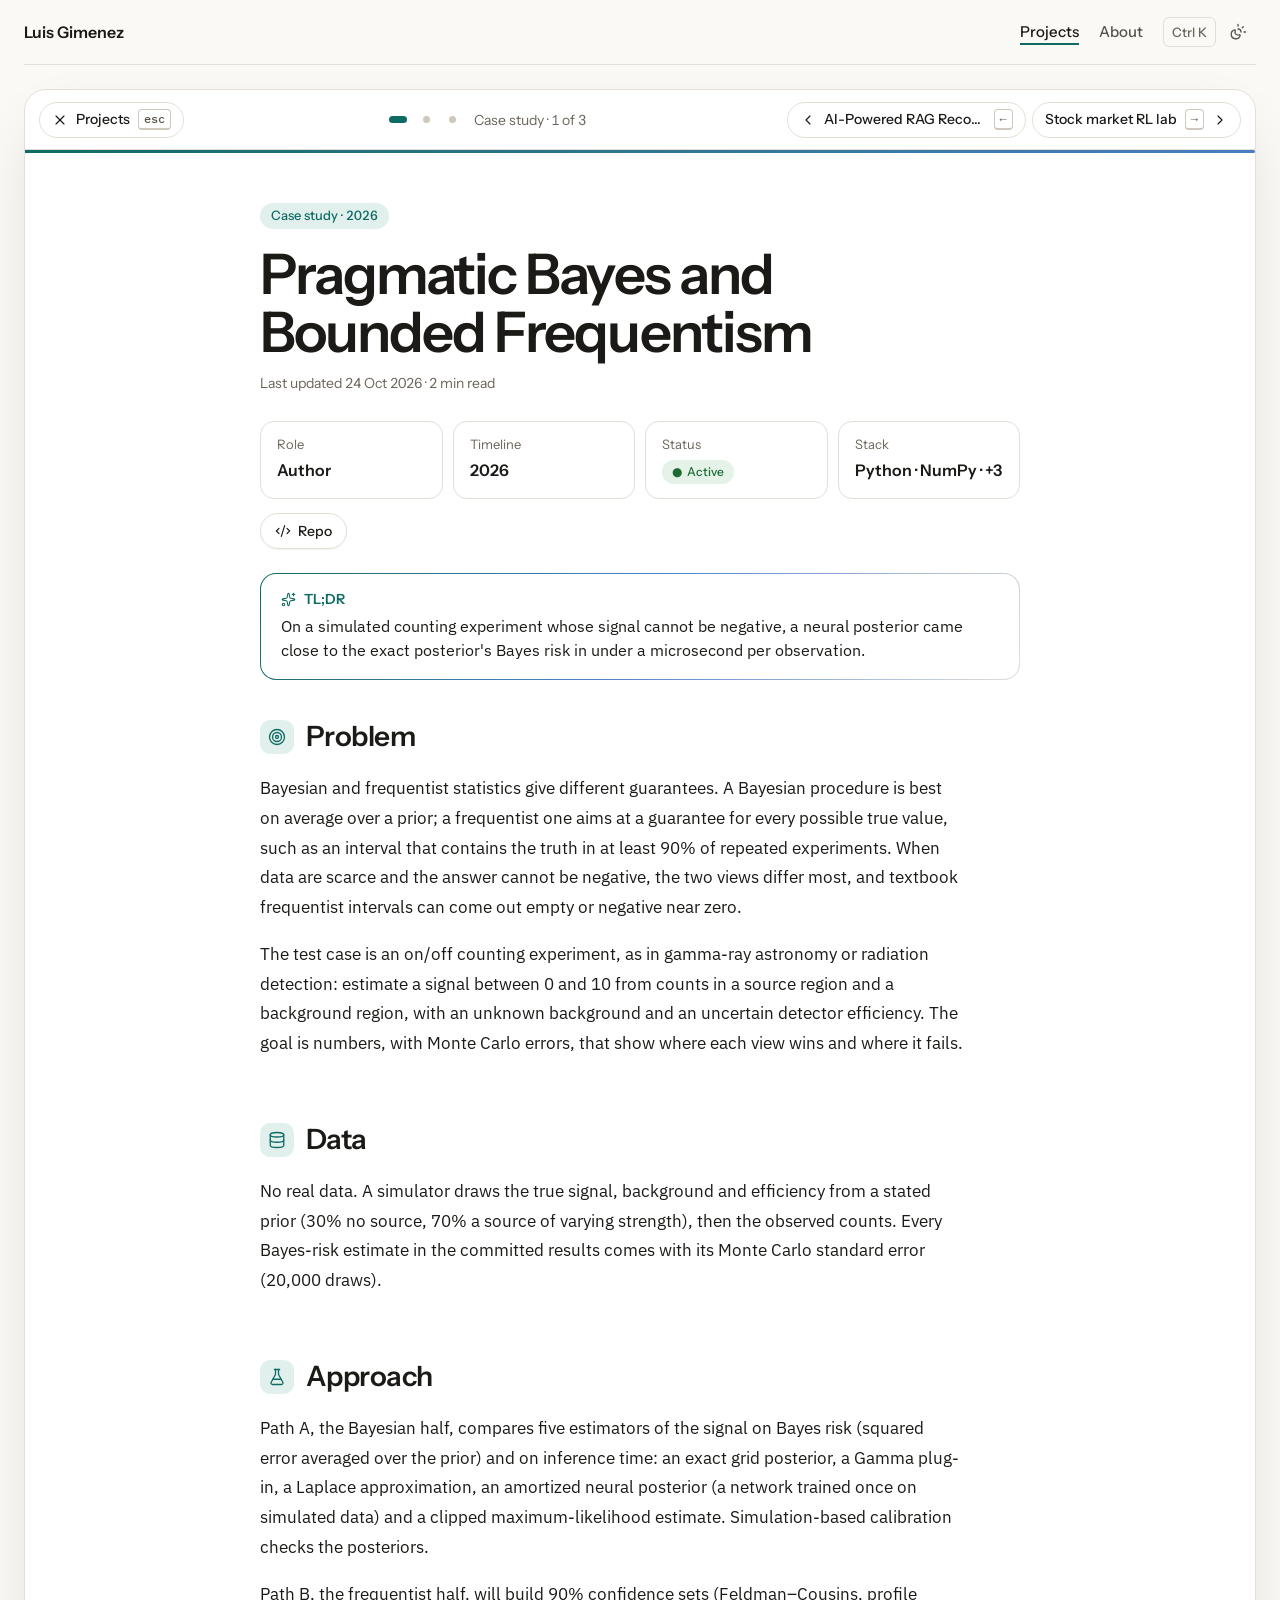
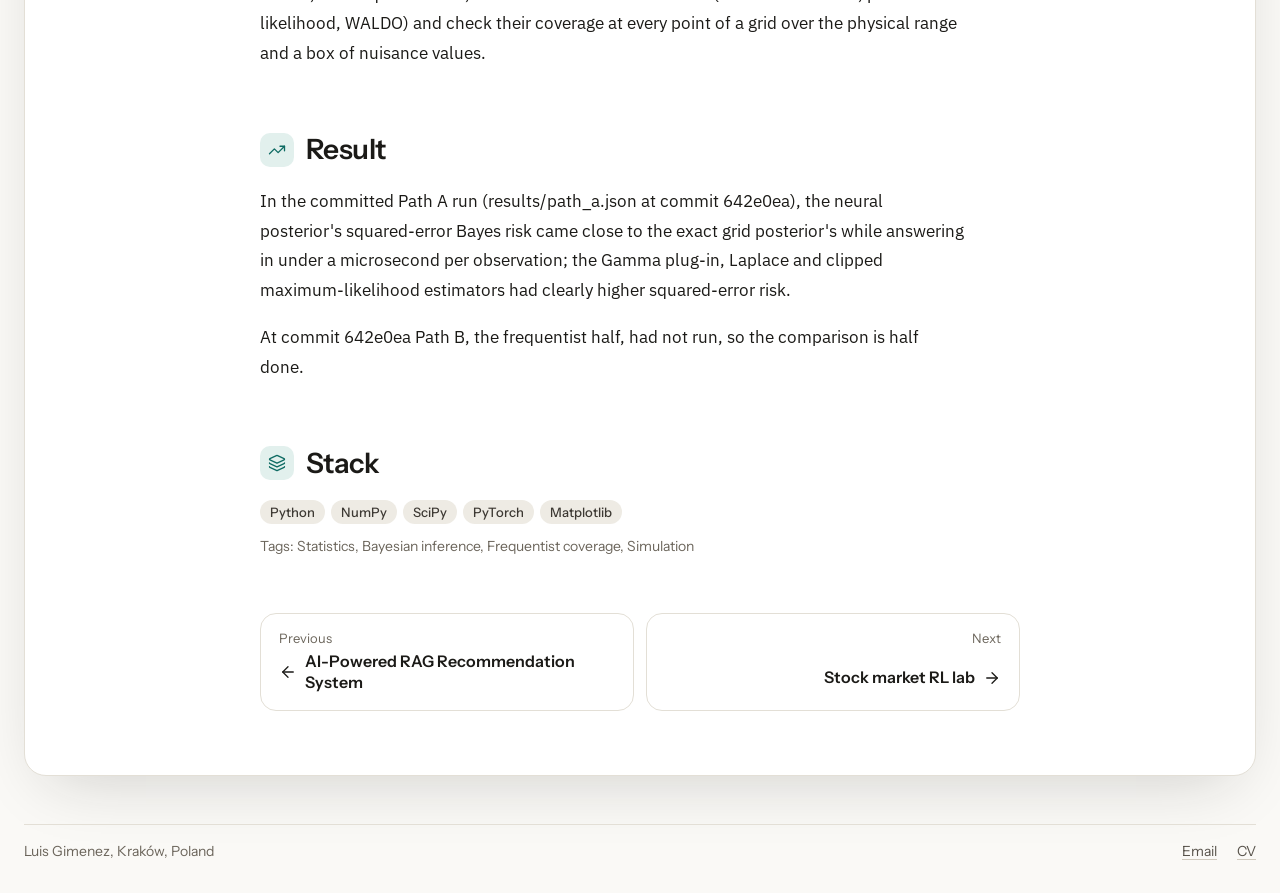
<file: projects/bayes-frequentist/index.html>
<!DOCTYPE html><html lang="en" data-variant="v4" data-direction="A+" data-deck="/projects/ /about/"> <head><meta charset="utf-8"><meta name="viewport" content="width=device-width, initial-scale=1, viewport-fit=cover"><title>Pragmatic Bayes and Bounded Frequentism · Luis Gimenez</title><meta name="description" content="On a simulated counting experiment whose signal cannot be negative, a neural posterior came close to the exact posterior's Bayes risk in under a microsecond per observation."><link rel="canonical" href="https://luisgius.github.io/projects/bayes-frequentist/"><meta name="color-scheme" content="light dark"><meta name="theme-color" content="#FAF9F6" media="(prefers-color-scheme: light)"><meta name="theme-color" content="#0D0F12" media="(prefers-color-scheme: dark)"><link rel="icon" href="/favicon.svg" type="image/svg+xml"><link rel="sitemap" href="/sitemap-index.xml"><link rel="preload" href="/fonts/instrument-sans-latin-wght-normal.woff2" as="font" type="font/woff2" crossorigin><link rel="preload" href="/fonts/ibm-plex-sans-latin-400-normal.woff2" as="font" type="font/woff2" crossorigin><meta property="og:type" content="article"><meta property="og:site_name" content="Luis Gimenez"><meta property="og:title" content="Pragmatic Bayes and Bounded Frequentism · Luis Gimenez"><meta property="og:description" content="On a simulated counting experiment whose signal cannot be negative, a neural posterior came close to the exact posterior's Bayes risk in under a microsecond per observation."><meta property="og:url" content="https://luisgius.github.io/projects/bayes-frequentist/"><meta property="og:image" content="https://luisgius.github.io/og.png"><meta property="og:image:width" content="1200"><meta property="og:image:height" content="630"><meta property="og:image:alt" content="Luis Gimenez: Data scientist · forecasting, causal inference and LLM applications"><meta property="og:locale" content="en_GB"><meta name="twitter:card" content="summary_large_image"><meta name="generator" content="Astro v7.3.8"><script>
      (function () {
        var c;
        try { c = localStorage.getItem('theme'); } catch (e) {}
        var d = document.documentElement;
        var choice = c === 'light' || c === 'dark' ? c : 'system';
        d.dataset.themeChoice = choice;
        d.dataset.theme = choice === 'system' ? (matchMedia('(prefers-color-scheme: dark)').matches ? 'dark' : 'light') : choice;
      })();
    </script><link rel="stylesheet" href="/_astro/Base.S0Xw98f0.css"></head> <body class="has-bottom-bar" data-key-prev="/projects/rag-recommendation-system/" data-key-next="/projects/stock-market-rl-lab/" data-key-up="/projects/"> <a class="skip-link sr-only-focusable" href="#main">Skip to content</a> <header class="site-header"> <nav class="nav" aria-label="Main"> <a class="nav-name" href="/">Luis Gimenez</a> <ul class="nav-links"> <li> <a class="nav-link" href="/projects/" aria-current="page"> Projects </a> </li><li> <a class="nav-link" href="/about/"> About </a> </li> </ul> <div class="nav-tools"> <button type="button" class="nav-k" data-jump-open aria-keyshortcuts="Meta+K Control+K" aria-haspopup="dialog"> <span class="sr-only">Jump to…</span><span aria-hidden="true" data-mod-key>⌘K</span> </button> <button type="button" class="icon-btn theme-toggle" data-theme-toggle aria-label="Theme: system (switch to light)" data-label-system="Theme: system (switch to light)" data-label-light="Theme: light (switch to dark)" data-label-dark="Theme: dark (switch to system)"> <span data-icon="system"><svg class="icon" xmlns="http://www.w3.org/2000/svg" viewBox="0 0 24 24" fill="none" stroke="currentColor" stroke-linecap="round" stroke-linejoin="round" aria-hidden="true" focusable="false"><path d="M12 2v2" /><path d="M14.837 16.385a6 6 0 1 1-7.223-7.222c.624-.147.97.66.715 1.248a4 4 0 0 0 5.26 5.259c.589-.255 1.396.09 1.248.715" /><path d="M16 12a4 4 0 0 0-4-4" /><path d="m19 5-1.256 1.256" /><path d="M20 12h2" /></svg></span> <span data-icon="light"><svg class="icon" xmlns="http://www.w3.org/2000/svg" viewBox="0 0 24 24" fill="none" stroke="currentColor" stroke-linecap="round" stroke-linejoin="round" aria-hidden="true" focusable="false"><circle cx="12" cy="12" r="4" /><path d="M12 2v2" /><path d="M12 20v2" /><path d="m4.93 4.93 1.41 1.41" /><path d="m17.66 17.66 1.41 1.41" /><path d="M2 12h2" /><path d="M20 12h2" /><path d="m6.34 17.66-1.41 1.41" /><path d="m19.07 4.93-1.41 1.41" /></svg></span> <span data-icon="dark"><svg class="icon" xmlns="http://www.w3.org/2000/svg" viewBox="0 0 24 24" fill="none" stroke="currentColor" stroke-linecap="round" stroke-linejoin="round" aria-hidden="true" focusable="false"><path d="M20.985 12.486a9 9 0 1 1-9.473-9.472c.405-.022.617.46.402.803a6 6 0 0 0 8.268 8.268c.344-.215.825-.004.803.401" /></svg></span> </button> <button type="button" class="icon-btn nav-menu" popovertarget="menu-pop" aria-label="Menu"><svg class="icon" xmlns="http://www.w3.org/2000/svg" viewBox="0 0 24 24" fill="none" stroke="currentColor" stroke-linecap="round" stroke-linejoin="round" aria-hidden="true" focusable="false"><path d="M4 5h16" /><path d="M4 12h16" /><path d="M4 19h16" /></svg></button> </div> </nav> </header> <nav id="menu-pop" class="menu-pop" popover aria-label="Menu"> <ul> <li><a href="/">Home</a></li> <li> <a href="/projects/" aria-current="page"> Projects </a> </li><li> <a href="/about/"> About </a> </li> <li><button type="button" data-jump-open popovertarget="menu-pop" popovertargetaction="hide">Jump to…</button></li> </ul> </nav>  <div class="window-wrap"> <main id="main" class="window" tabindex="-1"> <nav class="toolbar" aria-label="Page navigation"> <a class="pill-link" href="/projects/" data-up aria-keyshortcuts="Escape"> <svg class="icon" xmlns="http://www.w3.org/2000/svg" viewBox="0 0 24 24" fill="none" stroke="currentColor" stroke-linecap="round" stroke-linejoin="round" aria-hidden="true" focusable="false"><path d="M18 6 6 18" /><path d="m6 6 12 12" /></svg><span class="sr-only">Close and go to </span>Projects<kbd class="kbd kbd-fine" aria-hidden="true">esc</kbd> </a> <div class="deck"> <ol class="dots tb-desktop" aria-label="Case study, 1 of 3"> <li> <a href="/projects/bayes-frequentist/" aria-label="Pragmatic Bayes and Bounded Frequentism" aria-current="page"></a> </li><li> <a href="/projects/stock-market-rl-lab/" aria-label="Stock market RL lab"></a> </li><li> <a href="/projects/rag-recommendation-system/" aria-label="AI-Powered RAG Recommendation System"></a> </li> </ol> <span class="tb-desktop deck-label" aria-hidden="true"> Case study · 1 of 3 </span> <span class="tb-mobile" aria-hidden="true"> 1 / 3 </span> </div> <div class="toolbar-right tb-desktop"> <a class="pill-link" href="/projects/rag-recommendation-system/" rel="prev" aria-keyshortcuts="ArrowLeft"> <svg class="icon" xmlns="http://www.w3.org/2000/svg" viewBox="0 0 24 24" fill="none" stroke="currentColor" stroke-linecap="round" stroke-linejoin="round" aria-hidden="true" focusable="false"><path d="m15 18-6-6 6-6" /></svg> <span class="sr-only">Previous: </span> <span class="trunc"> AI-Powered RAG Recommendation System </span> <kbd class="kbd kbd-fine" aria-hidden="true">←</kbd> </a> <a class="pill-link" href="/projects/stock-market-rl-lab/" rel="next" aria-keyshortcuts="ArrowRight"> <span class="sr-only">Next: </span> <span class="trunc"> Stock market RL lab </span> <kbd class="kbd kbd-fine" aria-hidden="true">→</kbd> <svg class="icon" xmlns="http://www.w3.org/2000/svg" viewBox="0 0 24 24" fill="none" stroke="currentColor" stroke-linecap="round" stroke-linejoin="round" aria-hidden="true" focusable="false"><path d="m9 18 6-6-6-6" /></svg> </a> </div> </nav> <div class="progress" aria-hidden="true"> <span></span> </div> <article class="doc doc--case"> <header class="doc-header">  <span class="chip-eyebrow">Case study · 2026</span> <h1 class="doc-h1">Pragmatic Bayes and Bounded Frequentism</h1> <p class="meta">  Last updated <time datetime="2026-10-24">24 Oct 2026</time>  <span aria-hidden="true"> · </span> 2 min read </p>  <dl class="stats" style="margin-top:28px"> <div class="stat"><dt class="stat-label">Role</dt><dd class="stat-value">Author</dd></div> <div class="stat"><dt class="stat-label">Timeline</dt><dd class="stat-value">2026</dd></div> <div class="stat"><dt class="stat-label">Status</dt><dd class="stat-value"><span class="chip chip-status" data-status="active"> <span aria-hidden="true">●</span> Active </span></dd></div> <div class="stat"><dt class="stat-label">Stack</dt><dd class="stat-value">Python · NumPy · +3</dd></div> </dl> <div class="flex flex-wrap gap-2" style="margin-top:14px"> <a href="https://github.com/luisgius/bayes-frequentist" class="btn btn-secondary btn-sm" rel="noopener"> <svg class="icon" xmlns="http://www.w3.org/2000/svg" viewBox="0 0 24 24" fill="none" stroke="currentColor" stroke-linecap="round" stroke-linejoin="round" aria-hidden="true" focusable="false"><path d="m18 16 4-4-4-4" /><path d="m6 8-4 4 4 4" /><path d="m14.5 4-5 16" /></svg> Repo  <span class="sr-only">(opens external site)</span>  </a> </div><aside class="callout callout--tldr mt-6" aria-label="TL;DR"> <p class="callout-title"><svg class="icon" xmlns="http://www.w3.org/2000/svg" viewBox="0 0 24 24" fill="none" stroke="currentColor" stroke-linecap="round" stroke-linejoin="round" aria-hidden="true" focusable="false"><path d="M11.017 2.814a1 1 0 0 1 1.966 0l1.051 5.558a2 2 0 0 0 1.594 1.594l5.558 1.051a1 1 0 0 1 0 1.966l-5.558 1.051a2 2 0 0 0-1.594 1.594l-1.051 5.558a1 1 0 0 1-1.966 0l-1.051-5.558a2 2 0 0 0-1.594-1.594l-5.558-1.051a1 1 0 0 1 0-1.966l5.558-1.051a2 2 0 0 0 1.594-1.594z" /><path d="M20 2v4" /><path d="M22 4h-4" /><circle cx="4" cy="20" r="2" /></svg>TL;DR</p> <div><p>On a simulated counting experiment whose signal cannot be negative, a neural posterior came close to the exact posterior&#39;s Bayes risk in under a microsecond per observation.</p></div> </aside>  </header>  <div class="doc-grid" style="margin-top:40px"> <div class="doc-main min-w-0">  <div class="doc-body"> <section class="section"> <h2 class="h2" id="problem" tabindex="-1"> <span class="icon-chip icon-chip--sm" aria-hidden="true"><svg class="icon" xmlns="http://www.w3.org/2000/svg" viewBox="0 0 24 24" fill="none" stroke="currentColor" stroke-linecap="round" stroke-linejoin="round" aria-hidden="true" focusable="false"><circle cx="12" cy="12" r="10" /><circle cx="12" cy="12" r="6" /><circle cx="12" cy="12" r="2" /></svg></span> <span>Problem</span> <a class="anchor" href="#problem"><span aria-hidden="true">#</span><span class="sr-only">Link to section Problem</span></a> </h2> <p>Bayesian and frequentist statistics give different guarantees. A Bayesian procedure is best on average over a prior; a frequentist one aims at a guarantee for every possible true value, such as an interval that contains the truth in at least 90% of repeated experiments. When data are scarce and the answer cannot be negative, the two views differ most, and textbook frequentist intervals can come out empty or negative near zero.</p><p>The test case is an on/off counting experiment, as in gamma-ray astronomy or radiation detection: estimate a signal between 0 and 10 from counts in a source region and a background region, with an unknown background and an uncertain detector efficiency. The goal is numbers, with Monte Carlo errors, that show where each view wins and where it fails.</p>  </section><section class="section"> <h2 class="h2" id="data" tabindex="-1"> <span class="icon-chip icon-chip--sm" aria-hidden="true"><svg class="icon" xmlns="http://www.w3.org/2000/svg" viewBox="0 0 24 24" fill="none" stroke="currentColor" stroke-linecap="round" stroke-linejoin="round" aria-hidden="true" focusable="false"><ellipse cx="12" cy="5" rx="9" ry="3" /><path d="M3 5V19A9 3 0 0 0 21 19V5" /><path d="M3 12A9 3 0 0 0 21 12" /></svg></span> <span>Data</span> <a class="anchor" href="#data"><span aria-hidden="true">#</span><span class="sr-only">Link to section Data</span></a> </h2> <p>No real data. A simulator draws the true signal, background and efficiency from a stated prior (30% no source, 70% a source of varying strength), then the observed counts. Every Bayes-risk estimate in the committed results comes with its Monte Carlo standard error (20,000 draws).</p>  </section><section class="section"> <h2 class="h2" id="approach" tabindex="-1"> <span class="icon-chip icon-chip--sm" aria-hidden="true"><svg class="icon" xmlns="http://www.w3.org/2000/svg" viewBox="0 0 24 24" fill="none" stroke="currentColor" stroke-linecap="round" stroke-linejoin="round" aria-hidden="true" focusable="false"><path d="M14 2v6a2 2 0 0 0 .245.96l5.51 10.08A2 2 0 0 1 18 22H6a2 2 0 0 1-1.755-2.96l5.51-10.08A2 2 0 0 0 10 8V2" /><path d="M6.453 15h11.094" /><path d="M8.5 2h7" /></svg></span> <span>Approach</span> <a class="anchor" href="#approach"><span aria-hidden="true">#</span><span class="sr-only">Link to section Approach</span></a> </h2> <p>Path A, the Bayesian half, compares five estimators of the signal on Bayes risk (squared error averaged over the prior) and on inference time: an exact grid posterior, a Gamma plug-in, a Laplace approximation, an amortized neural posterior (a network trained once on simulated data) and a clipped maximum-likelihood estimate. Simulation-based calibration checks the posteriors.</p><p>Path B, the frequentist half, will build 90% confidence sets (Feldman–Cousins, profile likelihood, WALDO) and check their coverage at every point of a grid over the physical range and a box of nuisance values.</p>  </section><section class="section"> <h2 class="h2" id="result" tabindex="-1"> <span class="icon-chip icon-chip--sm" aria-hidden="true"><svg class="icon" xmlns="http://www.w3.org/2000/svg" viewBox="0 0 24 24" fill="none" stroke="currentColor" stroke-linecap="round" stroke-linejoin="round" aria-hidden="true" focusable="false"><path d="M16 7h6v6" /><path d="m22 7-8.5 8.5-5-5L2 17" /></svg></span> <span>Result</span> <a class="anchor" href="#result"><span aria-hidden="true">#</span><span class="sr-only">Link to section Result</span></a> </h2> <p>In the committed Path A run (results/path_a.json at commit 642e0ea), the neural posterior&#39;s squared-error Bayes risk came close to the exact grid posterior&#39;s while answering in under a microsecond per observation; the Gamma plug-in, Laplace and clipped maximum-likelihood estimators had clearly higher squared-error risk.</p><p>At commit 642e0ea Path B, the frequentist half, had not run, so the comparison is half done.</p>  </section> <section class="section"> <h2 class="h2" id="stack" tabindex="-1"> <span class="icon-chip icon-chip--sm" aria-hidden="true"><svg class="icon" xmlns="http://www.w3.org/2000/svg" viewBox="0 0 24 24" fill="none" stroke="currentColor" stroke-linecap="round" stroke-linejoin="round" aria-hidden="true" focusable="false"><path d="M12.83 2.18a2 2 0 0 0-1.66 0L2.6 6.08a1 1 0 0 0 0 1.83l8.58 3.91a2 2 0 0 0 1.66 0l8.58-3.9a1 1 0 0 0 0-1.83z" /><path d="M2 12a1 1 0 0 0 .58.91l8.6 3.91a2 2 0 0 0 1.65 0l8.58-3.9A1 1 0 0 0 22 12" /><path d="M2 17a1 1 0 0 0 .58.91l8.6 3.91a2 2 0 0 0 1.65 0l8.58-3.9A1 1 0 0 0 22 17" /></svg></span> <span>Stack</span> <a class="anchor" href="#stack"><span aria-hidden="true">#</span><span class="sr-only">Link to section Stack</span></a> </h2> <div class="chips"><span class="chip">Python</span><span class="chip">NumPy</span><span class="chip">SciPy</span><span class="chip">PyTorch</span><span class="chip">Matplotlib</span></div> <p class="meta" style="margin-top:12px">Tags: Statistics, Bayesian inference, Frequentist coverage, Simulation</p> </section> </div> </div>  </div> <nav class="pager" aria-label="Previous / Next"> <a class="pcard" href="/projects/rag-recommendation-system/" rel="prev"> <small>Previous</small> <span> <svg class="icon" xmlns="http://www.w3.org/2000/svg" viewBox="0 0 24 24" fill="none" stroke="currentColor" stroke-linecap="round" stroke-linejoin="round" aria-hidden="true" focusable="false"><path d="m12 19-7-7 7-7" /><path d="M19 12H5" /></svg> AI-Powered RAG Recommendation System </span> </a> <a class="pcard pcard--next" href="/projects/stock-market-rl-lab/" rel="next"> <small>Next</small> <span> Stock market RL lab <svg class="icon" xmlns="http://www.w3.org/2000/svg" viewBox="0 0 24 24" fill="none" stroke="currentColor" stroke-linecap="round" stroke-linejoin="round" aria-hidden="true" focusable="false"><path d="M5 12h14" /><path d="m12 5 7 7-7 7" /></svg> </span> </a> </nav> </article> </main> </div> <nav class="bottom-bar" aria-label="Page navigation (bottom)"> <a class="pill-link" href="/projects/rag-recommendation-system/" rel="prev"> <svg class="icon" xmlns="http://www.w3.org/2000/svg" viewBox="0 0 24 24" fill="none" stroke="currentColor" stroke-linecap="round" stroke-linejoin="round" aria-hidden="true" focusable="false"><path d="m15 18-6-6 6-6" /></svg> <span class="sr-only">Previous: </span> <span class="trunc"> AI-Powered RAG Recommendation System </span> </a> <span class="deck" aria-hidden="true"> 1 / 3 </span> <a class="pill-link" href="/projects/stock-market-rl-lab/" rel="next"> <span class="sr-only">Next: </span> <span class="trunc"> Stock market RL lab </span> <svg class="icon" xmlns="http://www.w3.org/2000/svg" viewBox="0 0 24 24" fill="none" stroke="currentColor" stroke-linecap="round" stroke-linejoin="round" aria-hidden="true" focusable="false"><path d="m9 18 6-6-6-6" /></svg> </a> </nav> <footer class="site-footer"> <div class="foot"> <p class="meta foot-id">Luis Gimenez, Kraków, Poland</p> <ul class="meta foot-links"> <li><a href="mailto:lgimenezuso@gmail.com">Email</a></li> <li> <a href="/cv/luis-gimenez-cv.pdf" download>CV<span class="sr-only"> (PDF)</span></a> </li>   </ul> </div>  </footer> <dialog class="dialog" id="jump" aria-label="Jump to" data-i18n-group-page="Pages" data-i18n-group-case="Case studies" data-i18n-group-post="Posts" data-i18n-kind-page="page" data-i18n-kind-case="case study project" data-i18n-kind-post="post writing article" data-i18n-results-one="{n} result" data-i18n-results-other="{n} results" data-i18n-no-matches="No matches" data-i18n-loading="Loading the list of pages…" data-i18n-load-error="Couldn’t load the list of pages." data-i18n-group-other="{group} · other matches" data-i18n-mod-mac="⌘K" data-i18n-mod-other="Ctrl K"> <div class="jump-head"> <svg class="icon" xmlns="http://www.w3.org/2000/svg" viewBox="0 0 24 24" fill="none" stroke="currentColor" stroke-linecap="round" stroke-linejoin="round" aria-hidden="true" focusable="false"><path d="m21 21-4.34-4.34" /><circle cx="11" cy="11" r="8" /></svg> <input id="jump-input" class="jump-input" type="text" role="combobox" aria-expanded="false" aria-controls="jump-list" aria-autocomplete="list" aria-label="Search pages, case studies and posts" placeholder="Jump to a page, case study or post…" autocomplete="off" spellcheck="false"> <kbd class="kbd kbd-fine">esc</kbd> </div> <div id="jump-list" class="jump-list" role="listbox" aria-label="Results"></div> <div class="jump-msg" hidden> <p class="jump-empty">No matches</p> <button type="button" class="btn btn-secondary btn-sm jump-retry" hidden>Try again</button> </div> <p class="jump-foot kbd-fine" aria-hidden="true"><span><kbd class="kbd">↑</kbd> <kbd class="kbd">↓</kbd> move</span><span><kbd class="kbd">↵</kbd> open</span><span><kbd class="kbd">esc</kbd> close</span></p> <p class="sr-only" id="jump-status" role="status" aria-live="polite"></p> </dialog> <dialog class="dialog" id="keys" aria-labelledby="keys-title"> <div class="jump-head"> <h2 id="keys-title" class="h3" style="flex:1;color:var(--color-text)">Keyboard shortcuts</h2> <button type="button" class="icon-btn" data-close-dialog aria-label="Close"><svg class="icon" xmlns="http://www.w3.org/2000/svg" viewBox="0 0 24 24" fill="none" stroke="currentColor" stroke-linecap="round" stroke-linejoin="round" aria-hidden="true" focusable="false"><path d="M18 6 6 18" /><path d="m6 6 12 12" /></svg></button> </div> <dl class="keys"> <dt><kbd class="kbd" data-mod-key>⌘K</kbd></dt><dd>Jump to a page, case study or post</dd> <dt><kbd class="kbd">←</kbd><kbd class="kbd">→</kbd></dt><dd>Previous / next page (on home: last / first page)</dd> <dt><kbd class="kbd">esc</kbd></dt><dd>Go up one level (case study → Projects, post → Writing, page → Home); closes dialogs first</dd> <dt><kbd class="kbd">?</kbd></dt><dd>Show this list</dd> <dt><kbd class="kbd">tab</kbd></dt><dd>Move through links and buttons; the first stop is “Skip to content”</dd> </dl> </dialog><script type="module" src="/_astro/Base.astro_astro_type_script_index_0_lang.B8U76_Ga.js"></script></body> </html>
</file>
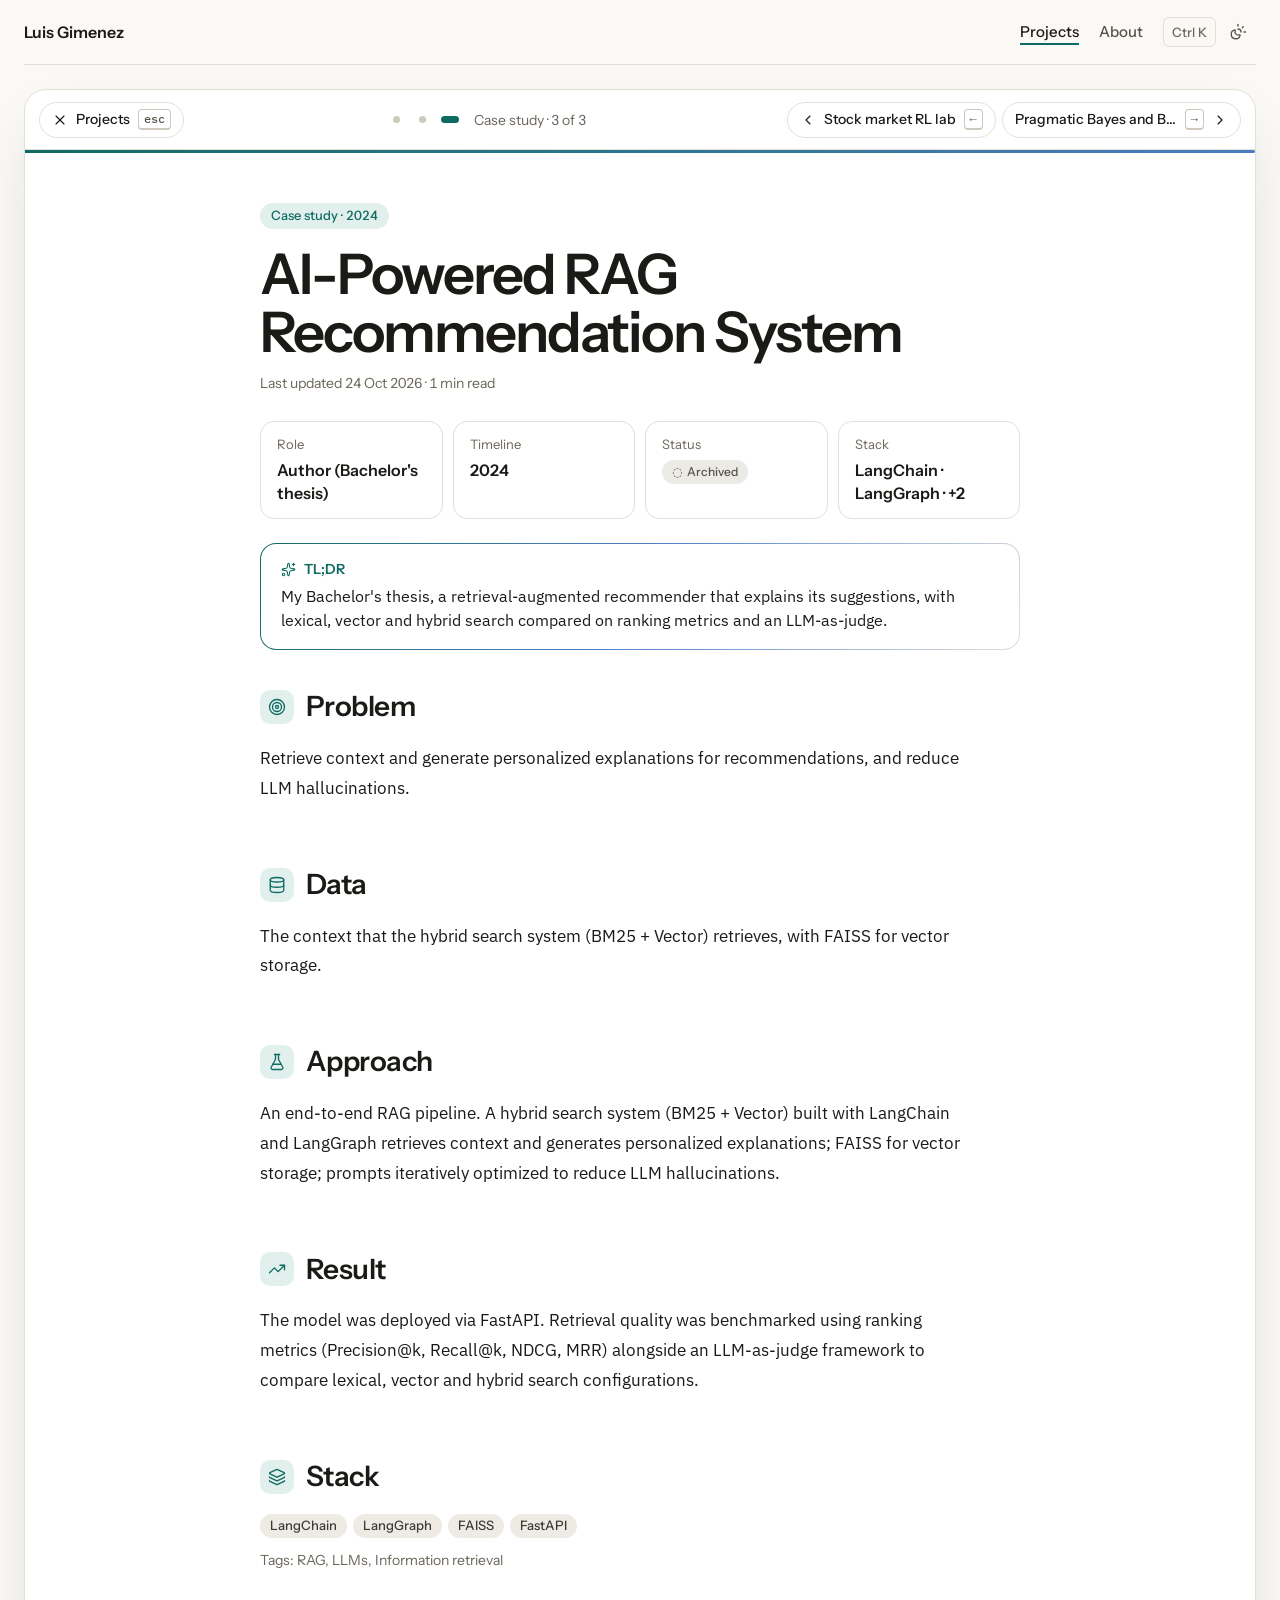
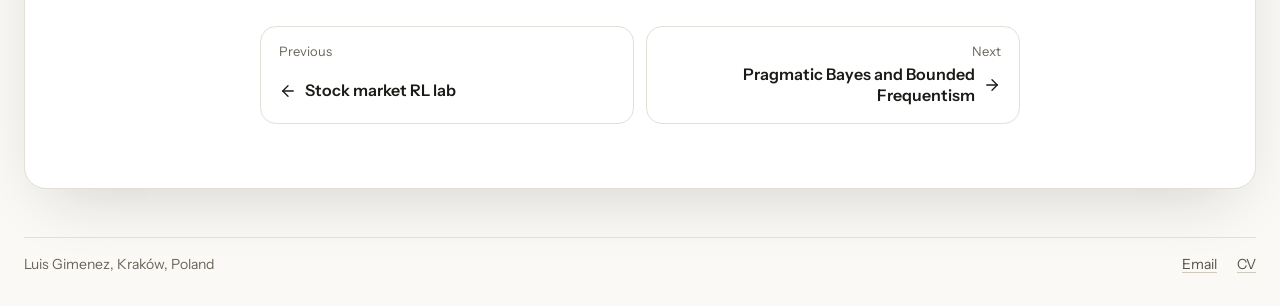
<file: projects/rag-recommendation-system/index.html>
<!DOCTYPE html><html lang="en" data-variant="v4" data-direction="A+" data-deck="/projects/ /about/"> <head><meta charset="utf-8"><meta name="viewport" content="width=device-width, initial-scale=1, viewport-fit=cover"><title>AI-Powered RAG Recommendation System · Luis Gimenez</title><meta name="description" content="My Bachelor's thesis, a retrieval-augmented recommender that explains its suggestions, with lexical, vector and hybrid search compared on ranking metrics and an LLM-as-judge."><link rel="canonical" href="https://luisgius.github.io/projects/rag-recommendation-system/"><meta name="color-scheme" content="light dark"><meta name="theme-color" content="#FAF9F6" media="(prefers-color-scheme: light)"><meta name="theme-color" content="#0D0F12" media="(prefers-color-scheme: dark)"><link rel="icon" href="/favicon.svg" type="image/svg+xml"><link rel="sitemap" href="/sitemap-index.xml"><link rel="preload" href="/fonts/instrument-sans-latin-wght-normal.woff2" as="font" type="font/woff2" crossorigin><link rel="preload" href="/fonts/ibm-plex-sans-latin-400-normal.woff2" as="font" type="font/woff2" crossorigin><meta property="og:type" content="article"><meta property="og:site_name" content="Luis Gimenez"><meta property="og:title" content="AI-Powered RAG Recommendation System · Luis Gimenez"><meta property="og:description" content="My Bachelor's thesis, a retrieval-augmented recommender that explains its suggestions, with lexical, vector and hybrid search compared on ranking metrics and an LLM-as-judge."><meta property="og:url" content="https://luisgius.github.io/projects/rag-recommendation-system/"><meta property="og:image" content="https://luisgius.github.io/og.png"><meta property="og:image:width" content="1200"><meta property="og:image:height" content="630"><meta property="og:image:alt" content="Luis Gimenez: Data scientist · forecasting, causal inference and LLM applications"><meta property="og:locale" content="en_GB"><meta name="twitter:card" content="summary_large_image"><meta name="generator" content="Astro v7.3.8"><script>
      (function () {
        var c;
        try { c = localStorage.getItem('theme'); } catch (e) {}
        var d = document.documentElement;
        var choice = c === 'light' || c === 'dark' ? c : 'system';
        d.dataset.themeChoice = choice;
        d.dataset.theme = choice === 'system' ? (matchMedia('(prefers-color-scheme: dark)').matches ? 'dark' : 'light') : choice;
      })();
    </script><link rel="stylesheet" href="/_astro/Base.S0Xw98f0.css"></head> <body class="has-bottom-bar" data-key-prev="/projects/stock-market-rl-lab/" data-key-next="/projects/bayes-frequentist/" data-key-up="/projects/"> <a class="skip-link sr-only-focusable" href="#main">Skip to content</a> <header class="site-header"> <nav class="nav" aria-label="Main"> <a class="nav-name" href="/">Luis Gimenez</a> <ul class="nav-links"> <li> <a class="nav-link" href="/projects/" aria-current="page"> Projects </a> </li><li> <a class="nav-link" href="/about/"> About </a> </li> </ul> <div class="nav-tools"> <button type="button" class="nav-k" data-jump-open aria-keyshortcuts="Meta+K Control+K" aria-haspopup="dialog"> <span class="sr-only">Jump to…</span><span aria-hidden="true" data-mod-key>⌘K</span> </button> <button type="button" class="icon-btn theme-toggle" data-theme-toggle aria-label="Theme: system (switch to light)" data-label-system="Theme: system (switch to light)" data-label-light="Theme: light (switch to dark)" data-label-dark="Theme: dark (switch to system)"> <span data-icon="system"><svg class="icon" xmlns="http://www.w3.org/2000/svg" viewBox="0 0 24 24" fill="none" stroke="currentColor" stroke-linecap="round" stroke-linejoin="round" aria-hidden="true" focusable="false"><path d="M12 2v2" /><path d="M14.837 16.385a6 6 0 1 1-7.223-7.222c.624-.147.97.66.715 1.248a4 4 0 0 0 5.26 5.259c.589-.255 1.396.09 1.248.715" /><path d="M16 12a4 4 0 0 0-4-4" /><path d="m19 5-1.256 1.256" /><path d="M20 12h2" /></svg></span> <span data-icon="light"><svg class="icon" xmlns="http://www.w3.org/2000/svg" viewBox="0 0 24 24" fill="none" stroke="currentColor" stroke-linecap="round" stroke-linejoin="round" aria-hidden="true" focusable="false"><circle cx="12" cy="12" r="4" /><path d="M12 2v2" /><path d="M12 20v2" /><path d="m4.93 4.93 1.41 1.41" /><path d="m17.66 17.66 1.41 1.41" /><path d="M2 12h2" /><path d="M20 12h2" /><path d="m6.34 17.66-1.41 1.41" /><path d="m19.07 4.93-1.41 1.41" /></svg></span> <span data-icon="dark"><svg class="icon" xmlns="http://www.w3.org/2000/svg" viewBox="0 0 24 24" fill="none" stroke="currentColor" stroke-linecap="round" stroke-linejoin="round" aria-hidden="true" focusable="false"><path d="M20.985 12.486a9 9 0 1 1-9.473-9.472c.405-.022.617.46.402.803a6 6 0 0 0 8.268 8.268c.344-.215.825-.004.803.401" /></svg></span> </button> <button type="button" class="icon-btn nav-menu" popovertarget="menu-pop" aria-label="Menu"><svg class="icon" xmlns="http://www.w3.org/2000/svg" viewBox="0 0 24 24" fill="none" stroke="currentColor" stroke-linecap="round" stroke-linejoin="round" aria-hidden="true" focusable="false"><path d="M4 5h16" /><path d="M4 12h16" /><path d="M4 19h16" /></svg></button> </div> </nav> </header> <nav id="menu-pop" class="menu-pop" popover aria-label="Menu"> <ul> <li><a href="/">Home</a></li> <li> <a href="/projects/" aria-current="page"> Projects </a> </li><li> <a href="/about/"> About </a> </li> <li><button type="button" data-jump-open popovertarget="menu-pop" popovertargetaction="hide">Jump to…</button></li> </ul> </nav>  <div class="window-wrap"> <main id="main" class="window" tabindex="-1"> <nav class="toolbar" aria-label="Page navigation"> <a class="pill-link" href="/projects/" data-up aria-keyshortcuts="Escape"> <svg class="icon" xmlns="http://www.w3.org/2000/svg" viewBox="0 0 24 24" fill="none" stroke="currentColor" stroke-linecap="round" stroke-linejoin="round" aria-hidden="true" focusable="false"><path d="M18 6 6 18" /><path d="m6 6 12 12" /></svg><span class="sr-only">Close and go to </span>Projects<kbd class="kbd kbd-fine" aria-hidden="true">esc</kbd> </a> <div class="deck"> <ol class="dots tb-desktop" aria-label="Case study, 3 of 3"> <li> <a href="/projects/bayes-frequentist/" aria-label="Pragmatic Bayes and Bounded Frequentism"></a> </li><li> <a href="/projects/stock-market-rl-lab/" aria-label="Stock market RL lab"></a> </li><li> <a href="/projects/rag-recommendation-system/" aria-label="AI-Powered RAG Recommendation System" aria-current="page"></a> </li> </ol> <span class="tb-desktop deck-label" aria-hidden="true"> Case study · 3 of 3 </span> <span class="tb-mobile" aria-hidden="true"> 3 / 3 </span> </div> <div class="toolbar-right tb-desktop"> <a class="pill-link" href="/projects/stock-market-rl-lab/" rel="prev" aria-keyshortcuts="ArrowLeft"> <svg class="icon" xmlns="http://www.w3.org/2000/svg" viewBox="0 0 24 24" fill="none" stroke="currentColor" stroke-linecap="round" stroke-linejoin="round" aria-hidden="true" focusable="false"><path d="m15 18-6-6 6-6" /></svg> <span class="sr-only">Previous: </span> <span class="trunc"> Stock market RL lab </span> <kbd class="kbd kbd-fine" aria-hidden="true">←</kbd> </a> <a class="pill-link" href="/projects/bayes-frequentist/" rel="next" aria-keyshortcuts="ArrowRight"> <span class="sr-only">Next: </span> <span class="trunc"> Pragmatic Bayes and Bounded Frequentism </span> <kbd class="kbd kbd-fine" aria-hidden="true">→</kbd> <svg class="icon" xmlns="http://www.w3.org/2000/svg" viewBox="0 0 24 24" fill="none" stroke="currentColor" stroke-linecap="round" stroke-linejoin="round" aria-hidden="true" focusable="false"><path d="m9 18 6-6-6-6" /></svg> </a> </div> </nav> <div class="progress" aria-hidden="true"> <span></span> </div> <article class="doc doc--case"> <header class="doc-header">  <span class="chip-eyebrow">Case study · 2024</span> <h1 class="doc-h1">AI-Powered RAG Recommendation System</h1> <p class="meta">  Last updated <time datetime="2026-10-24">24 Oct 2026</time>  <span aria-hidden="true"> · </span> 1 min read </p>  <dl class="stats" style="margin-top:28px"> <div class="stat"><dt class="stat-label">Role</dt><dd class="stat-value">Author (Bachelor&#39;s thesis)</dd></div> <div class="stat"><dt class="stat-label">Timeline</dt><dd class="stat-value">2024</dd></div> <div class="stat"><dt class="stat-label">Status</dt><dd class="stat-value"><span class="chip chip-status" data-status="archived"> <span aria-hidden="true">◌</span> Archived </span></dd></div> <div class="stat"><dt class="stat-label">Stack</dt><dd class="stat-value">LangChain · LangGraph · +2</dd></div> </dl> <aside class="callout callout--tldr mt-6" aria-label="TL;DR"> <p class="callout-title"><svg class="icon" xmlns="http://www.w3.org/2000/svg" viewBox="0 0 24 24" fill="none" stroke="currentColor" stroke-linecap="round" stroke-linejoin="round" aria-hidden="true" focusable="false"><path d="M11.017 2.814a1 1 0 0 1 1.966 0l1.051 5.558a2 2 0 0 0 1.594 1.594l5.558 1.051a1 1 0 0 1 0 1.966l-5.558 1.051a2 2 0 0 0-1.594 1.594l-1.051 5.558a1 1 0 0 1-1.966 0l-1.051-5.558a2 2 0 0 0-1.594-1.594l-5.558-1.051a1 1 0 0 1 0-1.966l5.558-1.051a2 2 0 0 0 1.594-1.594z" /><path d="M20 2v4" /><path d="M22 4h-4" /><circle cx="4" cy="20" r="2" /></svg>TL;DR</p> <div><p>My Bachelor&#39;s thesis, a retrieval-augmented recommender that explains its suggestions, with lexical, vector and hybrid search compared on ranking metrics and an LLM-as-judge.</p></div> </aside>  </header>  <div class="doc-grid" style="margin-top:40px"> <div class="doc-main min-w-0">  <div class="doc-body"> <section class="section"> <h2 class="h2" id="problem" tabindex="-1"> <span class="icon-chip icon-chip--sm" aria-hidden="true"><svg class="icon" xmlns="http://www.w3.org/2000/svg" viewBox="0 0 24 24" fill="none" stroke="currentColor" stroke-linecap="round" stroke-linejoin="round" aria-hidden="true" focusable="false"><circle cx="12" cy="12" r="10" /><circle cx="12" cy="12" r="6" /><circle cx="12" cy="12" r="2" /></svg></span> <span>Problem</span> <a class="anchor" href="#problem"><span aria-hidden="true">#</span><span class="sr-only">Link to section Problem</span></a> </h2> <p>Retrieve context and generate personalized explanations for recommendations, and reduce LLM hallucinations.</p>  </section><section class="section"> <h2 class="h2" id="data" tabindex="-1"> <span class="icon-chip icon-chip--sm" aria-hidden="true"><svg class="icon" xmlns="http://www.w3.org/2000/svg" viewBox="0 0 24 24" fill="none" stroke="currentColor" stroke-linecap="round" stroke-linejoin="round" aria-hidden="true" focusable="false"><ellipse cx="12" cy="5" rx="9" ry="3" /><path d="M3 5V19A9 3 0 0 0 21 19V5" /><path d="M3 12A9 3 0 0 0 21 12" /></svg></span> <span>Data</span> <a class="anchor" href="#data"><span aria-hidden="true">#</span><span class="sr-only">Link to section Data</span></a> </h2> <p>The context that the hybrid search system (BM25 + Vector) retrieves, with FAISS for vector storage.</p>  </section><section class="section"> <h2 class="h2" id="approach" tabindex="-1"> <span class="icon-chip icon-chip--sm" aria-hidden="true"><svg class="icon" xmlns="http://www.w3.org/2000/svg" viewBox="0 0 24 24" fill="none" stroke="currentColor" stroke-linecap="round" stroke-linejoin="round" aria-hidden="true" focusable="false"><path d="M14 2v6a2 2 0 0 0 .245.96l5.51 10.08A2 2 0 0 1 18 22H6a2 2 0 0 1-1.755-2.96l5.51-10.08A2 2 0 0 0 10 8V2" /><path d="M6.453 15h11.094" /><path d="M8.5 2h7" /></svg></span> <span>Approach</span> <a class="anchor" href="#approach"><span aria-hidden="true">#</span><span class="sr-only">Link to section Approach</span></a> </h2> <p>An end-to-end RAG pipeline. A hybrid search system (BM25 + Vector) built with LangChain and LangGraph retrieves context and generates personalized explanations; FAISS for vector storage; prompts iteratively optimized to reduce LLM hallucinations.</p>  </section><section class="section"> <h2 class="h2" id="result" tabindex="-1"> <span class="icon-chip icon-chip--sm" aria-hidden="true"><svg class="icon" xmlns="http://www.w3.org/2000/svg" viewBox="0 0 24 24" fill="none" stroke="currentColor" stroke-linecap="round" stroke-linejoin="round" aria-hidden="true" focusable="false"><path d="M16 7h6v6" /><path d="m22 7-8.5 8.5-5-5L2 17" /></svg></span> <span>Result</span> <a class="anchor" href="#result"><span aria-hidden="true">#</span><span class="sr-only">Link to section Result</span></a> </h2> <p>The model was deployed via FastAPI. Retrieval quality was benchmarked using ranking metrics (Precision@k, Recall@k, NDCG, MRR) alongside an LLM-as-judge framework to compare lexical, vector and hybrid search configurations.</p>  </section> <section class="section"> <h2 class="h2" id="stack" tabindex="-1"> <span class="icon-chip icon-chip--sm" aria-hidden="true"><svg class="icon" xmlns="http://www.w3.org/2000/svg" viewBox="0 0 24 24" fill="none" stroke="currentColor" stroke-linecap="round" stroke-linejoin="round" aria-hidden="true" focusable="false"><path d="M12.83 2.18a2 2 0 0 0-1.66 0L2.6 6.08a1 1 0 0 0 0 1.83l8.58 3.91a2 2 0 0 0 1.66 0l8.58-3.9a1 1 0 0 0 0-1.83z" /><path d="M2 12a1 1 0 0 0 .58.91l8.6 3.91a2 2 0 0 0 1.65 0l8.58-3.9A1 1 0 0 0 22 12" /><path d="M2 17a1 1 0 0 0 .58.91l8.6 3.91a2 2 0 0 0 1.65 0l8.58-3.9A1 1 0 0 0 22 17" /></svg></span> <span>Stack</span> <a class="anchor" href="#stack"><span aria-hidden="true">#</span><span class="sr-only">Link to section Stack</span></a> </h2> <div class="chips"><span class="chip">LangChain</span><span class="chip">LangGraph</span><span class="chip">FAISS</span><span class="chip">FastAPI</span></div> <p class="meta" style="margin-top:12px">Tags: RAG, LLMs, Information retrieval</p> </section> </div> </div>  </div> <nav class="pager" aria-label="Previous / Next"> <a class="pcard" href="/projects/stock-market-rl-lab/" rel="prev"> <small>Previous</small> <span> <svg class="icon" xmlns="http://www.w3.org/2000/svg" viewBox="0 0 24 24" fill="none" stroke="currentColor" stroke-linecap="round" stroke-linejoin="round" aria-hidden="true" focusable="false"><path d="m12 19-7-7 7-7" /><path d="M19 12H5" /></svg> Stock market RL lab </span> </a> <a class="pcard pcard--next" href="/projects/bayes-frequentist/" rel="next"> <small>Next</small> <span> Pragmatic Bayes and Bounded Frequentism <svg class="icon" xmlns="http://www.w3.org/2000/svg" viewBox="0 0 24 24" fill="none" stroke="currentColor" stroke-linecap="round" stroke-linejoin="round" aria-hidden="true" focusable="false"><path d="M5 12h14" /><path d="m12 5 7 7-7 7" /></svg> </span> </a> </nav> </article> </main> </div> <nav class="bottom-bar" aria-label="Page navigation (bottom)"> <a class="pill-link" href="/projects/stock-market-rl-lab/" rel="prev"> <svg class="icon" xmlns="http://www.w3.org/2000/svg" viewBox="0 0 24 24" fill="none" stroke="currentColor" stroke-linecap="round" stroke-linejoin="round" aria-hidden="true" focusable="false"><path d="m15 18-6-6 6-6" /></svg> <span class="sr-only">Previous: </span> <span class="trunc"> Stock market RL lab </span> </a> <span class="deck" aria-hidden="true"> 3 / 3 </span> <a class="pill-link" href="/projects/bayes-frequentist/" rel="next"> <span class="sr-only">Next: </span> <span class="trunc"> Pragmatic Bayes and Bounded Frequentism </span> <svg class="icon" xmlns="http://www.w3.org/2000/svg" viewBox="0 0 24 24" fill="none" stroke="currentColor" stroke-linecap="round" stroke-linejoin="round" aria-hidden="true" focusable="false"><path d="m9 18 6-6-6-6" /></svg> </a> </nav> <footer class="site-footer"> <div class="foot"> <p class="meta foot-id">Luis Gimenez, Kraków, Poland</p> <ul class="meta foot-links"> <li><a href="mailto:lgimenezuso@gmail.com">Email</a></li> <li> <a href="/cv/luis-gimenez-cv.pdf" download>CV<span class="sr-only"> (PDF)</span></a> </li>   </ul> </div>  </footer> <dialog class="dialog" id="jump" aria-label="Jump to" data-i18n-group-page="Pages" data-i18n-group-case="Case studies" data-i18n-group-post="Posts" data-i18n-kind-page="page" data-i18n-kind-case="case study project" data-i18n-kind-post="post writing article" data-i18n-results-one="{n} result" data-i18n-results-other="{n} results" data-i18n-no-matches="No matches" data-i18n-loading="Loading the list of pages…" data-i18n-load-error="Couldn’t load the list of pages." data-i18n-group-other="{group} · other matches" data-i18n-mod-mac="⌘K" data-i18n-mod-other="Ctrl K"> <div class="jump-head"> <svg class="icon" xmlns="http://www.w3.org/2000/svg" viewBox="0 0 24 24" fill="none" stroke="currentColor" stroke-linecap="round" stroke-linejoin="round" aria-hidden="true" focusable="false"><path d="m21 21-4.34-4.34" /><circle cx="11" cy="11" r="8" /></svg> <input id="jump-input" class="jump-input" type="text" role="combobox" aria-expanded="false" aria-controls="jump-list" aria-autocomplete="list" aria-label="Search pages, case studies and posts" placeholder="Jump to a page, case study or post…" autocomplete="off" spellcheck="false"> <kbd class="kbd kbd-fine">esc</kbd> </div> <div id="jump-list" class="jump-list" role="listbox" aria-label="Results"></div> <div class="jump-msg" hidden> <p class="jump-empty">No matches</p> <button type="button" class="btn btn-secondary btn-sm jump-retry" hidden>Try again</button> </div> <p class="jump-foot kbd-fine" aria-hidden="true"><span><kbd class="kbd">↑</kbd> <kbd class="kbd">↓</kbd> move</span><span><kbd class="kbd">↵</kbd> open</span><span><kbd class="kbd">esc</kbd> close</span></p> <p class="sr-only" id="jump-status" role="status" aria-live="polite"></p> </dialog> <dialog class="dialog" id="keys" aria-labelledby="keys-title"> <div class="jump-head"> <h2 id="keys-title" class="h3" style="flex:1;color:var(--color-text)">Keyboard shortcuts</h2> <button type="button" class="icon-btn" data-close-dialog aria-label="Close"><svg class="icon" xmlns="http://www.w3.org/2000/svg" viewBox="0 0 24 24" fill="none" stroke="currentColor" stroke-linecap="round" stroke-linejoin="round" aria-hidden="true" focusable="false"><path d="M18 6 6 18" /><path d="m6 6 12 12" /></svg></button> </div> <dl class="keys"> <dt><kbd class="kbd" data-mod-key>⌘K</kbd></dt><dd>Jump to a page, case study or post</dd> <dt><kbd class="kbd">←</kbd><kbd class="kbd">→</kbd></dt><dd>Previous / next page (on home: last / first page)</dd> <dt><kbd class="kbd">esc</kbd></dt><dd>Go up one level (case study → Projects, post → Writing, page → Home); closes dialogs first</dd> <dt><kbd class="kbd">?</kbd></dt><dd>Show this list</dd> <dt><kbd class="kbd">tab</kbd></dt><dd>Move through links and buttons; the first stop is “Skip to content”</dd> </dl> </dialog><script type="module" src="/_astro/Base.astro_astro_type_script_index_0_lang.B8U76_Ga.js"></script></body> </html>
</file>
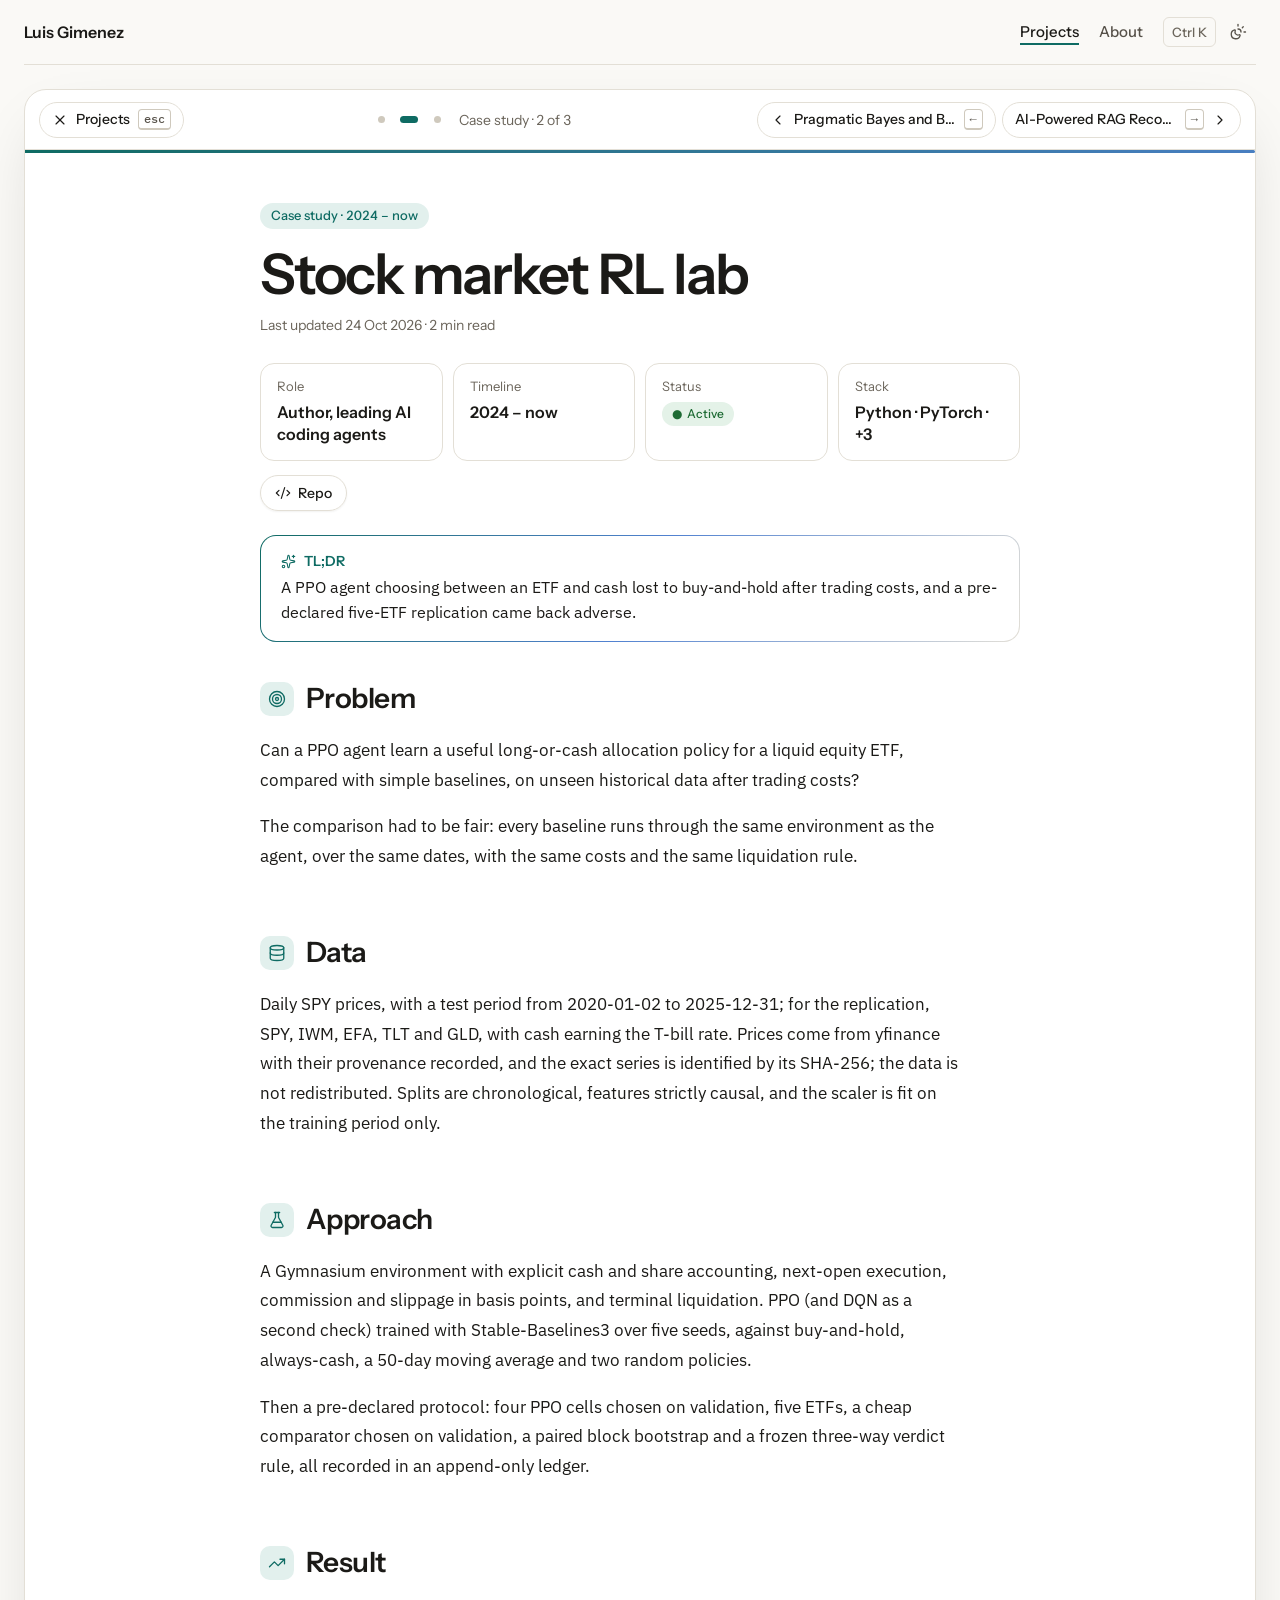
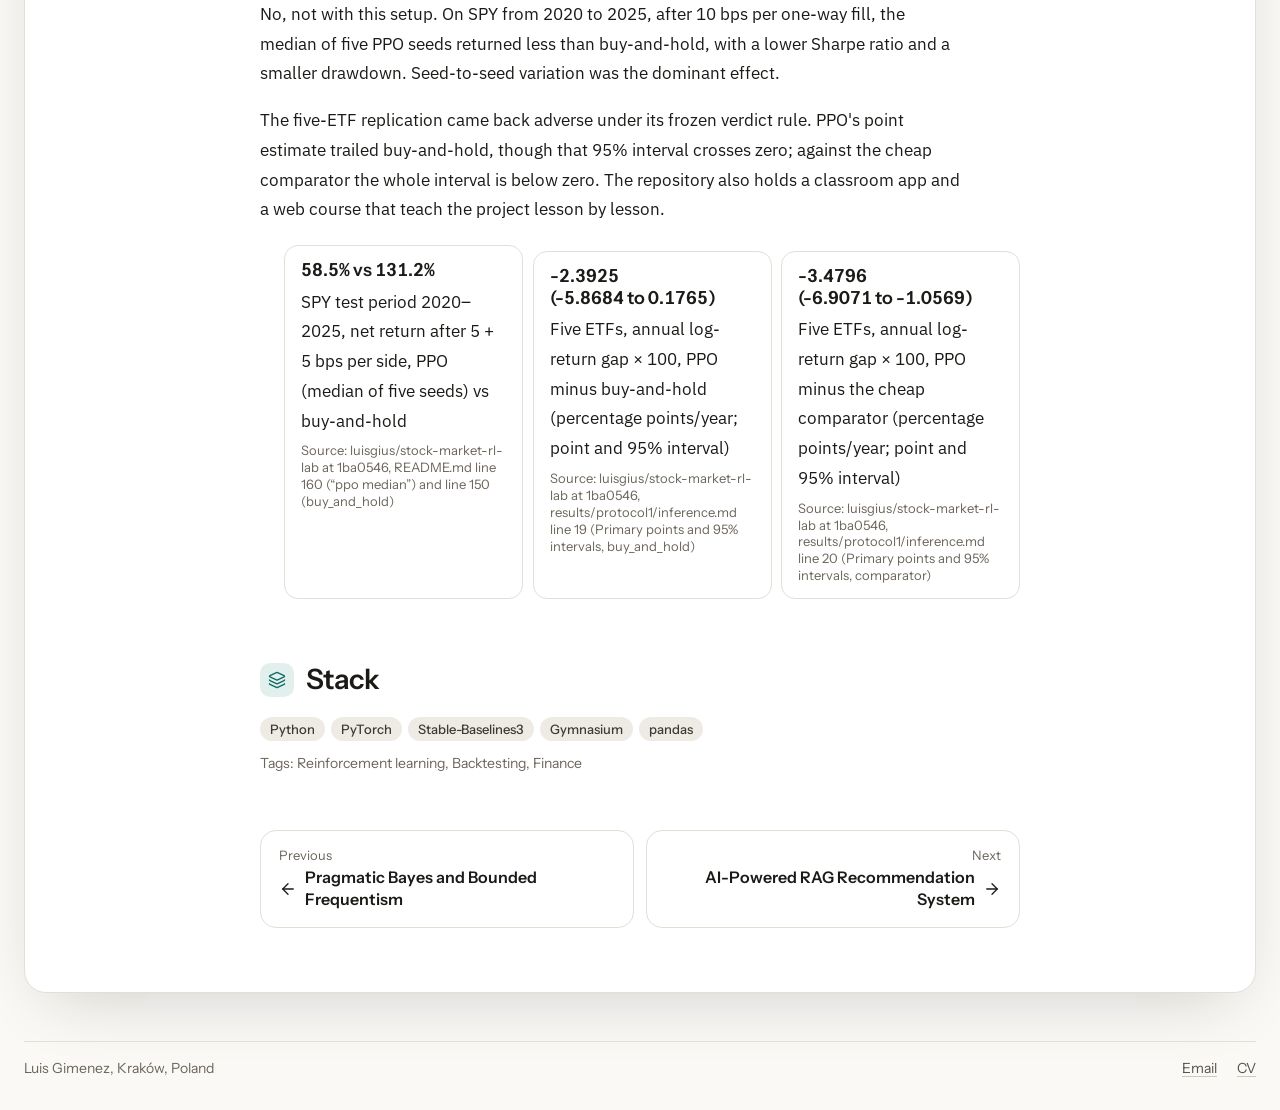
<file: projects/stock-market-rl-lab/index.html>
<!DOCTYPE html><html lang="en" data-variant="v4" data-direction="A+" data-deck="/projects/ /about/"> <head><meta charset="utf-8"><meta name="viewport" content="width=device-width, initial-scale=1, viewport-fit=cover"><title>Stock market RL lab · Luis Gimenez</title><meta name="description" content="A PPO agent choosing between an ETF and cash lost to buy-and-hold after trading costs, and a pre-declared five-ETF replication came back adverse."><link rel="canonical" href="https://luisgius.github.io/projects/stock-market-rl-lab/"><meta name="color-scheme" content="light dark"><meta name="theme-color" content="#FAF9F6" media="(prefers-color-scheme: light)"><meta name="theme-color" content="#0D0F12" media="(prefers-color-scheme: dark)"><link rel="icon" href="/favicon.svg" type="image/svg+xml"><link rel="sitemap" href="/sitemap-index.xml"><link rel="preload" href="/fonts/instrument-sans-latin-wght-normal.woff2" as="font" type="font/woff2" crossorigin><link rel="preload" href="/fonts/ibm-plex-sans-latin-400-normal.woff2" as="font" type="font/woff2" crossorigin><meta property="og:type" content="article"><meta property="og:site_name" content="Luis Gimenez"><meta property="og:title" content="Stock market RL lab · Luis Gimenez"><meta property="og:description" content="A PPO agent choosing between an ETF and cash lost to buy-and-hold after trading costs, and a pre-declared five-ETF replication came back adverse."><meta property="og:url" content="https://luisgius.github.io/projects/stock-market-rl-lab/"><meta property="og:image" content="https://luisgius.github.io/og.png"><meta property="og:image:width" content="1200"><meta property="og:image:height" content="630"><meta property="og:image:alt" content="Luis Gimenez: Data scientist · forecasting, causal inference and LLM applications"><meta property="og:locale" content="en_GB"><meta name="twitter:card" content="summary_large_image"><meta name="generator" content="Astro v7.3.8"><script>
      (function () {
        var c;
        try { c = localStorage.getItem('theme'); } catch (e) {}
        var d = document.documentElement;
        var choice = c === 'light' || c === 'dark' ? c : 'system';
        d.dataset.themeChoice = choice;
        d.dataset.theme = choice === 'system' ? (matchMedia('(prefers-color-scheme: dark)').matches ? 'dark' : 'light') : choice;
      })();
    </script><link rel="stylesheet" href="/_astro/Base.S0Xw98f0.css"></head> <body class="has-bottom-bar" data-key-prev="/projects/bayes-frequentist/" data-key-next="/projects/rag-recommendation-system/" data-key-up="/projects/"> <a class="skip-link sr-only-focusable" href="#main">Skip to content</a> <header class="site-header"> <nav class="nav" aria-label="Main"> <a class="nav-name" href="/">Luis Gimenez</a> <ul class="nav-links"> <li> <a class="nav-link" href="/projects/" aria-current="page"> Projects </a> </li><li> <a class="nav-link" href="/about/"> About </a> </li> </ul> <div class="nav-tools"> <button type="button" class="nav-k" data-jump-open aria-keyshortcuts="Meta+K Control+K" aria-haspopup="dialog"> <span class="sr-only">Jump to…</span><span aria-hidden="true" data-mod-key>⌘K</span> </button> <button type="button" class="icon-btn theme-toggle" data-theme-toggle aria-label="Theme: system (switch to light)" data-label-system="Theme: system (switch to light)" data-label-light="Theme: light (switch to dark)" data-label-dark="Theme: dark (switch to system)"> <span data-icon="system"><svg class="icon" xmlns="http://www.w3.org/2000/svg" viewBox="0 0 24 24" fill="none" stroke="currentColor" stroke-linecap="round" stroke-linejoin="round" aria-hidden="true" focusable="false"><path d="M12 2v2" /><path d="M14.837 16.385a6 6 0 1 1-7.223-7.222c.624-.147.97.66.715 1.248a4 4 0 0 0 5.26 5.259c.589-.255 1.396.09 1.248.715" /><path d="M16 12a4 4 0 0 0-4-4" /><path d="m19 5-1.256 1.256" /><path d="M20 12h2" /></svg></span> <span data-icon="light"><svg class="icon" xmlns="http://www.w3.org/2000/svg" viewBox="0 0 24 24" fill="none" stroke="currentColor" stroke-linecap="round" stroke-linejoin="round" aria-hidden="true" focusable="false"><circle cx="12" cy="12" r="4" /><path d="M12 2v2" /><path d="M12 20v2" /><path d="m4.93 4.93 1.41 1.41" /><path d="m17.66 17.66 1.41 1.41" /><path d="M2 12h2" /><path d="M20 12h2" /><path d="m6.34 17.66-1.41 1.41" /><path d="m19.07 4.93-1.41 1.41" /></svg></span> <span data-icon="dark"><svg class="icon" xmlns="http://www.w3.org/2000/svg" viewBox="0 0 24 24" fill="none" stroke="currentColor" stroke-linecap="round" stroke-linejoin="round" aria-hidden="true" focusable="false"><path d="M20.985 12.486a9 9 0 1 1-9.473-9.472c.405-.022.617.46.402.803a6 6 0 0 0 8.268 8.268c.344-.215.825-.004.803.401" /></svg></span> </button> <button type="button" class="icon-btn nav-menu" popovertarget="menu-pop" aria-label="Menu"><svg class="icon" xmlns="http://www.w3.org/2000/svg" viewBox="0 0 24 24" fill="none" stroke="currentColor" stroke-linecap="round" stroke-linejoin="round" aria-hidden="true" focusable="false"><path d="M4 5h16" /><path d="M4 12h16" /><path d="M4 19h16" /></svg></button> </div> </nav> </header> <nav id="menu-pop" class="menu-pop" popover aria-label="Menu"> <ul> <li><a href="/">Home</a></li> <li> <a href="/projects/" aria-current="page"> Projects </a> </li><li> <a href="/about/"> About </a> </li> <li><button type="button" data-jump-open popovertarget="menu-pop" popovertargetaction="hide">Jump to…</button></li> </ul> </nav>  <div class="window-wrap"> <main id="main" class="window" tabindex="-1"> <nav class="toolbar" aria-label="Page navigation"> <a class="pill-link" href="/projects/" data-up aria-keyshortcuts="Escape"> <svg class="icon" xmlns="http://www.w3.org/2000/svg" viewBox="0 0 24 24" fill="none" stroke="currentColor" stroke-linecap="round" stroke-linejoin="round" aria-hidden="true" focusable="false"><path d="M18 6 6 18" /><path d="m6 6 12 12" /></svg><span class="sr-only">Close and go to </span>Projects<kbd class="kbd kbd-fine" aria-hidden="true">esc</kbd> </a> <div class="deck"> <ol class="dots tb-desktop" aria-label="Case study, 2 of 3"> <li> <a href="/projects/bayes-frequentist/" aria-label="Pragmatic Bayes and Bounded Frequentism"></a> </li><li> <a href="/projects/stock-market-rl-lab/" aria-label="Stock market RL lab" aria-current="page"></a> </li><li> <a href="/projects/rag-recommendation-system/" aria-label="AI-Powered RAG Recommendation System"></a> </li> </ol> <span class="tb-desktop deck-label" aria-hidden="true"> Case study · 2 of 3 </span> <span class="tb-mobile" aria-hidden="true"> 2 / 3 </span> </div> <div class="toolbar-right tb-desktop"> <a class="pill-link" href="/projects/bayes-frequentist/" rel="prev" aria-keyshortcuts="ArrowLeft"> <svg class="icon" xmlns="http://www.w3.org/2000/svg" viewBox="0 0 24 24" fill="none" stroke="currentColor" stroke-linecap="round" stroke-linejoin="round" aria-hidden="true" focusable="false"><path d="m15 18-6-6 6-6" /></svg> <span class="sr-only">Previous: </span> <span class="trunc"> Pragmatic Bayes and Bounded Frequentism </span> <kbd class="kbd kbd-fine" aria-hidden="true">←</kbd> </a> <a class="pill-link" href="/projects/rag-recommendation-system/" rel="next" aria-keyshortcuts="ArrowRight"> <span class="sr-only">Next: </span> <span class="trunc"> AI-Powered RAG Recommendation System </span> <kbd class="kbd kbd-fine" aria-hidden="true">→</kbd> <svg class="icon" xmlns="http://www.w3.org/2000/svg" viewBox="0 0 24 24" fill="none" stroke="currentColor" stroke-linecap="round" stroke-linejoin="round" aria-hidden="true" focusable="false"><path d="m9 18 6-6-6-6" /></svg> </a> </div> </nav> <div class="progress" aria-hidden="true"> <span></span> </div> <article class="doc doc--case"> <header class="doc-header">  <span class="chip-eyebrow">Case study · 2024 – now</span> <h1 class="doc-h1">Stock market RL lab</h1> <p class="meta">  Last updated <time datetime="2026-10-24">24 Oct 2026</time>  <span aria-hidden="true"> · </span> 2 min read </p>  <dl class="stats" style="margin-top:28px"> <div class="stat"><dt class="stat-label">Role</dt><dd class="stat-value">Author, leading AI coding agents</dd></div> <div class="stat"><dt class="stat-label">Timeline</dt><dd class="stat-value">2024 – now</dd></div> <div class="stat"><dt class="stat-label">Status</dt><dd class="stat-value"><span class="chip chip-status" data-status="active"> <span aria-hidden="true">●</span> Active </span></dd></div> <div class="stat"><dt class="stat-label">Stack</dt><dd class="stat-value">Python · PyTorch · +3</dd></div> </dl> <div class="flex flex-wrap gap-2" style="margin-top:14px"> <a href="https://github.com/luisgius/stock-market-rl-lab" class="btn btn-secondary btn-sm" rel="noopener"> <svg class="icon" xmlns="http://www.w3.org/2000/svg" viewBox="0 0 24 24" fill="none" stroke="currentColor" stroke-linecap="round" stroke-linejoin="round" aria-hidden="true" focusable="false"><path d="m18 16 4-4-4-4" /><path d="m6 8-4 4 4 4" /><path d="m14.5 4-5 16" /></svg> Repo  <span class="sr-only">(opens external site)</span>  </a> </div><aside class="callout callout--tldr mt-6" aria-label="TL;DR"> <p class="callout-title"><svg class="icon" xmlns="http://www.w3.org/2000/svg" viewBox="0 0 24 24" fill="none" stroke="currentColor" stroke-linecap="round" stroke-linejoin="round" aria-hidden="true" focusable="false"><path d="M11.017 2.814a1 1 0 0 1 1.966 0l1.051 5.558a2 2 0 0 0 1.594 1.594l5.558 1.051a1 1 0 0 1 0 1.966l-5.558 1.051a2 2 0 0 0-1.594 1.594l-1.051 5.558a1 1 0 0 1-1.966 0l-1.051-5.558a2 2 0 0 0-1.594-1.594l-5.558-1.051a1 1 0 0 1 0-1.966l5.558-1.051a2 2 0 0 0 1.594-1.594z" /><path d="M20 2v4" /><path d="M22 4h-4" /><circle cx="4" cy="20" r="2" /></svg>TL;DR</p> <div><p>A PPO agent choosing between an ETF and cash lost to buy-and-hold after trading costs, and a pre-declared five-ETF replication came back adverse.</p></div> </aside>  </header>  <div class="doc-grid" style="margin-top:40px"> <div class="doc-main min-w-0">  <div class="doc-body"> <section class="section"> <h2 class="h2" id="problem" tabindex="-1"> <span class="icon-chip icon-chip--sm" aria-hidden="true"><svg class="icon" xmlns="http://www.w3.org/2000/svg" viewBox="0 0 24 24" fill="none" stroke="currentColor" stroke-linecap="round" stroke-linejoin="round" aria-hidden="true" focusable="false"><circle cx="12" cy="12" r="10" /><circle cx="12" cy="12" r="6" /><circle cx="12" cy="12" r="2" /></svg></span> <span>Problem</span> <a class="anchor" href="#problem"><span aria-hidden="true">#</span><span class="sr-only">Link to section Problem</span></a> </h2> <p>Can a PPO agent learn a useful long-or-cash allocation policy for a liquid equity ETF, compared with simple baselines, on unseen historical data after trading costs?</p><p>The comparison had to be fair: every baseline runs through the same environment as the agent, over the same dates, with the same costs and the same liquidation rule.</p>  </section><section class="section"> <h2 class="h2" id="data" tabindex="-1"> <span class="icon-chip icon-chip--sm" aria-hidden="true"><svg class="icon" xmlns="http://www.w3.org/2000/svg" viewBox="0 0 24 24" fill="none" stroke="currentColor" stroke-linecap="round" stroke-linejoin="round" aria-hidden="true" focusable="false"><ellipse cx="12" cy="5" rx="9" ry="3" /><path d="M3 5V19A9 3 0 0 0 21 19V5" /><path d="M3 12A9 3 0 0 0 21 12" /></svg></span> <span>Data</span> <a class="anchor" href="#data"><span aria-hidden="true">#</span><span class="sr-only">Link to section Data</span></a> </h2> <p>Daily SPY prices, with a test period from 2020-01-02 to 2025-12-31; for the replication, SPY, IWM, EFA, TLT and GLD, with cash earning the T-bill rate. Prices come from yfinance with their provenance recorded, and the exact series is identified by its SHA-256; the data is not redistributed. Splits are chronological, features strictly causal, and the scaler is fit on the training period only.</p>  </section><section class="section"> <h2 class="h2" id="approach" tabindex="-1"> <span class="icon-chip icon-chip--sm" aria-hidden="true"><svg class="icon" xmlns="http://www.w3.org/2000/svg" viewBox="0 0 24 24" fill="none" stroke="currentColor" stroke-linecap="round" stroke-linejoin="round" aria-hidden="true" focusable="false"><path d="M14 2v6a2 2 0 0 0 .245.96l5.51 10.08A2 2 0 0 1 18 22H6a2 2 0 0 1-1.755-2.96l5.51-10.08A2 2 0 0 0 10 8V2" /><path d="M6.453 15h11.094" /><path d="M8.5 2h7" /></svg></span> <span>Approach</span> <a class="anchor" href="#approach"><span aria-hidden="true">#</span><span class="sr-only">Link to section Approach</span></a> </h2> <p>A Gymnasium environment with explicit cash and share accounting, next-open execution, commission and slippage in basis points, and terminal liquidation. PPO (and DQN as a second check) trained with Stable-Baselines3 over five seeds, against buy-and-hold, always-cash, a 50-day moving average and two random policies.</p><p>Then a pre-declared protocol: four PPO cells chosen on validation, five ETFs, a cheap comparator chosen on validation, a paired block bootstrap and a frozen three-way verdict rule, all recorded in an append-only ledger.</p>  </section><section class="section"> <h2 class="h2" id="result" tabindex="-1"> <span class="icon-chip icon-chip--sm" aria-hidden="true"><svg class="icon" xmlns="http://www.w3.org/2000/svg" viewBox="0 0 24 24" fill="none" stroke="currentColor" stroke-linecap="round" stroke-linejoin="round" aria-hidden="true" focusable="false"><path d="M16 7h6v6" /><path d="m22 7-8.5 8.5-5-5L2 17" /></svg></span> <span>Result</span> <a class="anchor" href="#result"><span aria-hidden="true">#</span><span class="sr-only">Link to section Result</span></a> </h2> <p>No, not with this setup. On SPY from 2020 to 2025, after 10 bps per one-way fill, the median of five PPO seeds returned less than buy-and-hold, with a lower Sharpe ratio and a smaller drawdown. Seed-to-seed variation was the dominant effect.</p><p>The five-ETF replication came back adverse under its frozen verdict rule. PPO&#39;s point estimate trailed buy-and-hold, though that 95% interval crosses zero; against the cheap comparator the whole interval is below zero. The repository also holds a classroom app and a web course that teach the project lesson by lesson.</p> <ul class="metrics" style="margin-top:20px" aria-label="Verified metrics"> <li class="stat"> <span class="metric-value metric-value--long">58.5% vs 131.2%</span> <span>SPY test period 2020–2025, net return after 5 + 5 bps per side, PPO (median of five seeds) vs buy-and-hold</span> <span class="stat-label"> Source: luisgius/stock-market-rl-lab at 1ba0546, README.md line 160 (“ppo median”) and line 150 (buy_and_hold) </span> </li><li class="stat"> <span class="metric-value metric-value--long">-2.3925 (-5.8684 to 0.1765)</span> <span>Five ETFs, annual log-return gap × 100, PPO minus buy-and-hold (percentage points/year; point and 95% interval)</span> <span class="stat-label"> Source: luisgius/stock-market-rl-lab at 1ba0546, results/protocol1/inference.md line 19 (Primary points and 95% intervals, buy_and_hold) </span> </li><li class="stat"> <span class="metric-value metric-value--long">-3.4796 (-6.9071 to -1.0569)</span> <span>Five ETFs, annual log-return gap × 100, PPO minus the cheap comparator (percentage points/year; point and 95% interval)</span> <span class="stat-label"> Source: luisgius/stock-market-rl-lab at 1ba0546, results/protocol1/inference.md line 20 (Primary points and 95% intervals, comparator) </span> </li> </ul> </section> <section class="section"> <h2 class="h2" id="stack" tabindex="-1"> <span class="icon-chip icon-chip--sm" aria-hidden="true"><svg class="icon" xmlns="http://www.w3.org/2000/svg" viewBox="0 0 24 24" fill="none" stroke="currentColor" stroke-linecap="round" stroke-linejoin="round" aria-hidden="true" focusable="false"><path d="M12.83 2.18a2 2 0 0 0-1.66 0L2.6 6.08a1 1 0 0 0 0 1.83l8.58 3.91a2 2 0 0 0 1.66 0l8.58-3.9a1 1 0 0 0 0-1.83z" /><path d="M2 12a1 1 0 0 0 .58.91l8.6 3.91a2 2 0 0 0 1.65 0l8.58-3.9A1 1 0 0 0 22 12" /><path d="M2 17a1 1 0 0 0 .58.91l8.6 3.91a2 2 0 0 0 1.65 0l8.58-3.9A1 1 0 0 0 22 17" /></svg></span> <span>Stack</span> <a class="anchor" href="#stack"><span aria-hidden="true">#</span><span class="sr-only">Link to section Stack</span></a> </h2> <div class="chips"><span class="chip">Python</span><span class="chip">PyTorch</span><span class="chip">Stable-Baselines3</span><span class="chip">Gymnasium</span><span class="chip">pandas</span></div> <p class="meta" style="margin-top:12px">Tags: Reinforcement learning, Backtesting, Finance</p> </section> </div> </div>  </div> <nav class="pager" aria-label="Previous / Next"> <a class="pcard" href="/projects/bayes-frequentist/" rel="prev"> <small>Previous</small> <span> <svg class="icon" xmlns="http://www.w3.org/2000/svg" viewBox="0 0 24 24" fill="none" stroke="currentColor" stroke-linecap="round" stroke-linejoin="round" aria-hidden="true" focusable="false"><path d="m12 19-7-7 7-7" /><path d="M19 12H5" /></svg> Pragmatic Bayes and Bounded Frequentism </span> </a> <a class="pcard pcard--next" href="/projects/rag-recommendation-system/" rel="next"> <small>Next</small> <span> AI-Powered RAG Recommendation System <svg class="icon" xmlns="http://www.w3.org/2000/svg" viewBox="0 0 24 24" fill="none" stroke="currentColor" stroke-linecap="round" stroke-linejoin="round" aria-hidden="true" focusable="false"><path d="M5 12h14" /><path d="m12 5 7 7-7 7" /></svg> </span> </a> </nav> </article> </main> </div> <nav class="bottom-bar" aria-label="Page navigation (bottom)"> <a class="pill-link" href="/projects/bayes-frequentist/" rel="prev"> <svg class="icon" xmlns="http://www.w3.org/2000/svg" viewBox="0 0 24 24" fill="none" stroke="currentColor" stroke-linecap="round" stroke-linejoin="round" aria-hidden="true" focusable="false"><path d="m15 18-6-6 6-6" /></svg> <span class="sr-only">Previous: </span> <span class="trunc"> Pragmatic Bayes and Bounded Frequentism </span> </a> <span class="deck" aria-hidden="true"> 2 / 3 </span> <a class="pill-link" href="/projects/rag-recommendation-system/" rel="next"> <span class="sr-only">Next: </span> <span class="trunc"> AI-Powered RAG Recommendation System </span> <svg class="icon" xmlns="http://www.w3.org/2000/svg" viewBox="0 0 24 24" fill="none" stroke="currentColor" stroke-linecap="round" stroke-linejoin="round" aria-hidden="true" focusable="false"><path d="m9 18 6-6-6-6" /></svg> </a> </nav> <footer class="site-footer"> <div class="foot"> <p class="meta foot-id">Luis Gimenez, Kraków, Poland</p> <ul class="meta foot-links"> <li><a href="mailto:lgimenezuso@gmail.com">Email</a></li> <li> <a href="/cv/luis-gimenez-cv.pdf" download>CV<span class="sr-only"> (PDF)</span></a> </li>   </ul> </div>  </footer> <dialog class="dialog" id="jump" aria-label="Jump to" data-i18n-group-page="Pages" data-i18n-group-case="Case studies" data-i18n-group-post="Posts" data-i18n-kind-page="page" data-i18n-kind-case="case study project" data-i18n-kind-post="post writing article" data-i18n-results-one="{n} result" data-i18n-results-other="{n} results" data-i18n-no-matches="No matches" data-i18n-loading="Loading the list of pages…" data-i18n-load-error="Couldn’t load the list of pages." data-i18n-group-other="{group} · other matches" data-i18n-mod-mac="⌘K" data-i18n-mod-other="Ctrl K"> <div class="jump-head"> <svg class="icon" xmlns="http://www.w3.org/2000/svg" viewBox="0 0 24 24" fill="none" stroke="currentColor" stroke-linecap="round" stroke-linejoin="round" aria-hidden="true" focusable="false"><path d="m21 21-4.34-4.34" /><circle cx="11" cy="11" r="8" /></svg> <input id="jump-input" class="jump-input" type="text" role="combobox" aria-expanded="false" aria-controls="jump-list" aria-autocomplete="list" aria-label="Search pages, case studies and posts" placeholder="Jump to a page, case study or post…" autocomplete="off" spellcheck="false"> <kbd class="kbd kbd-fine">esc</kbd> </div> <div id="jump-list" class="jump-list" role="listbox" aria-label="Results"></div> <div class="jump-msg" hidden> <p class="jump-empty">No matches</p> <button type="button" class="btn btn-secondary btn-sm jump-retry" hidden>Try again</button> </div> <p class="jump-foot kbd-fine" aria-hidden="true"><span><kbd class="kbd">↑</kbd> <kbd class="kbd">↓</kbd> move</span><span><kbd class="kbd">↵</kbd> open</span><span><kbd class="kbd">esc</kbd> close</span></p> <p class="sr-only" id="jump-status" role="status" aria-live="polite"></p> </dialog> <dialog class="dialog" id="keys" aria-labelledby="keys-title"> <div class="jump-head"> <h2 id="keys-title" class="h3" style="flex:1;color:var(--color-text)">Keyboard shortcuts</h2> <button type="button" class="icon-btn" data-close-dialog aria-label="Close"><svg class="icon" xmlns="http://www.w3.org/2000/svg" viewBox="0 0 24 24" fill="none" stroke="currentColor" stroke-linecap="round" stroke-linejoin="round" aria-hidden="true" focusable="false"><path d="M18 6 6 18" /><path d="m6 6 12 12" /></svg></button> </div> <dl class="keys"> <dt><kbd class="kbd" data-mod-key>⌘K</kbd></dt><dd>Jump to a page, case study or post</dd> <dt><kbd class="kbd">←</kbd><kbd class="kbd">→</kbd></dt><dd>Previous / next page (on home: last / first page)</dd> <dt><kbd class="kbd">esc</kbd></dt><dd>Go up one level (case study → Projects, post → Writing, page → Home); closes dialogs first</dd> <dt><kbd class="kbd">?</kbd></dt><dd>Show this list</dd> <dt><kbd class="kbd">tab</kbd></dt><dd>Move through links and buttons; the first stop is “Skip to content”</dd> </dl> </dialog><script type="module" src="/_astro/Base.astro_astro_type_script_index_0_lang.B8U76_Ga.js"></script></body> </html>
</file>
<file: _astro/index.B2q96puf.css>
.home4[data-astro-cid-zwcvdxbc]{z-index:1;overflow-wrap:anywhere;width:100%;max-width:calc(43.75rem + 48px);font-family:var(--font-display);margin:0 auto;padding:56px 24px 8px;position:relative}.home4[data-astro-cid-zwcvdxbc]:focus{outline:none}.home4[data-astro-cid-zwcvdxbc] a[data-astro-cid-zwcvdxbc]{text-underline-offset:4px;text-decoration:underline 1px}.name[data-astro-cid-zwcvdxbc]{letter-spacing:-.03em;font-size:44px;font-weight:600;line-height:1.05}.voice[data-astro-cid-zwcvdxbc]{font:400 23px/1.5 var(--font-prose);color:var(--color-text);text-wrap:pretty;margin-top:18px}.job[data-astro-cid-zwcvdxbc]{color:var(--color-text-muted);margin-top:18px;font-size:16px;line-height:1.6}.job[data-astro-cid-zwcvdxbc] a[data-astro-cid-zwcvdxbc]{color:var(--color-accent);font-weight:500}.feature[data-astro-cid-zwcvdxbc]{border-top:1px solid var(--color-border);border-bottom:1px solid var(--color-border);margin-top:56px;padding:32px 0 26px}.feature-title[data-astro-cid-zwcvdxbc]{font:600 36px/1.15 var(--font-prose);letter-spacing:-.01em;margin-top:4px}.feature-title[data-astro-cid-zwcvdxbc] a[data-astro-cid-zwcvdxbc]{padding:6px 0;display:block}.feature-title[data-astro-cid-zwcvdxbc] a[data-astro-cid-zwcvdxbc],.post-title[data-astro-cid-zwcvdxbc] a[data-astro-cid-zwcvdxbc],.project-title[data-astro-cid-zwcvdxbc] a[data-astro-cid-zwcvdxbc]{color:var(--color-text);text-decoration-color:#0000}.excerpt[data-astro-cid-zwcvdxbc]{font:400 20px/1.6 var(--font-prose);color:var(--color-text-muted);margin-top:10px}.feature-links[data-astro-cid-zwcvdxbc]{flex-wrap:wrap;gap:0 24px;margin-top:8px;display:flex}.go[data-astro-cid-zwcvdxbc],.sec-link[data-astro-cid-zwcvdxbc],.now-more[data-astro-cid-zwcvdxbc] a[data-astro-cid-zwcvdxbc],.post-also[data-astro-cid-zwcvdxbc] a[data-astro-cid-zwcvdxbc]{min-height:44px;color:var(--color-accent);align-items:center;font-size:16px;font-weight:500;display:inline-flex}.go-also[data-astro-cid-zwcvdxbc]{color:var(--color-text-muted);font-weight:400}.sec[data-astro-cid-zwcvdxbc]{margin-top:48px}.sec-head[data-astro-cid-zwcvdxbc]{flex-wrap:wrap;justify-content:space-between;align-items:baseline;gap:0 16px;margin-bottom:4px;display:flex}.sec-title[data-astro-cid-zwcvdxbc]{font:600 20px/1.3 var(--font-display);letter-spacing:-.01em}.posts[data-astro-cid-zwcvdxbc],.projects[data-astro-cid-zwcvdxbc]{margin:0;padding:0;list-style:none}.post[data-astro-cid-zwcvdxbc],.project[data-astro-cid-zwcvdxbc]{border-top:1px solid var(--color-border);padding:14px 0;position:relative}.post[data-astro-cid-zwcvdxbc]:first-child,.project[data-astro-cid-zwcvdxbc]:first-child{border-top:0}.post[data-astro-cid-zwcvdxbc]{grid-template-columns:minmax(0,1fr) auto;align-items:baseline;gap:2px 16px;display:grid}.post-date[data-astro-cid-zwcvdxbc]{grid-area:1/1}.post-kind[data-astro-cid-zwcvdxbc]{text-align:right;grid-area:1/2}.post-title[data-astro-cid-zwcvdxbc]{font:400 19px/1.4 var(--font-prose);grid-column:1/-1}.post-also[data-astro-cid-zwcvdxbc]{grid-column:1/-1}.post-also[data-astro-cid-zwcvdxbc] a[data-astro-cid-zwcvdxbc]{z-index:2;min-height:28px;font-size:14px;font-weight:400;position:relative}.post-title[data-astro-cid-zwcvdxbc] a[data-astro-cid-zwcvdxbc]:after,.project-title[data-astro-cid-zwcvdxbc] a[data-astro-cid-zwcvdxbc]:after{content:"";z-index:1;position:absolute;inset:0}.post-title[data-astro-cid-zwcvdxbc] a[data-astro-cid-zwcvdxbc]:focus-visible,.project-title[data-astro-cid-zwcvdxbc] a[data-astro-cid-zwcvdxbc]:focus-visible{box-shadow:none}.post[data-astro-cid-zwcvdxbc]:has(.post-title a:focus-visible),.project[data-astro-cid-zwcvdxbc]:has(.project-title a:focus-visible){box-shadow:var(--ring-focus);border-radius:var(--radius-sm)}.project-title[data-astro-cid-zwcvdxbc]{font:600 18px/1.35 var(--font-display);letter-spacing:-.01em}.project-summary[data-astro-cid-zwcvdxbc]{color:var(--color-text-muted);margin-top:4px;font-size:16px;line-height:1.55}@media (hover:hover){.home4[data-astro-cid-zwcvdxbc] a[data-astro-cid-zwcvdxbc]:hover{text-decoration-color:currentColor}.post[data-astro-cid-zwcvdxbc]:hover .post-title[data-astro-cid-zwcvdxbc] a[data-astro-cid-zwcvdxbc],.project[data-astro-cid-zwcvdxbc]:hover .project-title[data-astro-cid-zwcvdxbc] a[data-astro-cid-zwcvdxbc]{color:var(--color-accent);text-decoration-color:currentColor}}.now[data-astro-cid-zwcvdxbc]{border-radius:var(--radius-md);background:var(--color-surface-sunken);margin-top:48px;padding:20px 22px 8px}.now-meta[data-astro-cid-zwcvdxbc]{font-weight:400}.now-line[data-astro-cid-zwcvdxbc]{font:400 18px/1.55 var(--font-prose);color:var(--color-text);margin-top:6px}@media (width>=48rem){.post[data-astro-cid-zwcvdxbc]{grid-template-columns:112px minmax(0,1fr) auto;gap:2px 20px}.post-title[data-astro-cid-zwcvdxbc]{grid-area:1/2}.post-kind[data-astro-cid-zwcvdxbc]{grid-column:3}.post-also[data-astro-cid-zwcvdxbc]{grid-column:2;margin-top:-2px}}@media (width<=47.999rem){.home4[data-astro-cid-zwcvdxbc]{padding:32px 20px 8px}.name[data-astro-cid-zwcvdxbc]{font-size:36px}.voice[data-astro-cid-zwcvdxbc]{font-size:20px}.feature[data-astro-cid-zwcvdxbc]{margin-top:40px;padding-top:24px}.feature-title[data-astro-cid-zwcvdxbc]{font-size:28px}.excerpt[data-astro-cid-zwcvdxbc]{font-size:18px}.sec[data-astro-cid-zwcvdxbc],.now[data-astro-cid-zwcvdxbc]{margin-top:40px}.post-also[data-astro-cid-zwcvdxbc] a[data-astro-cid-zwcvdxbc]{min-height:44px}}@media (pointer:coarse){.post-also[data-astro-cid-zwcvdxbc] a[data-astro-cid-zwcvdxbc]{min-height:44px}}
</file>
<file: _astro/index.BiC8V7b4.css>
.lead[data-astro-cid-rs6o5idc]{max-width:60ch;color:var(--color-text-muted);margin-top:16px;font-size:17px}#project-list[data-astro-cid-rs6o5idc]{margin-top:24px}.filter-wrap+#project-list[data-astro-cid-rs6o5idc]{margin-top:16px}.bio[data-astro-cid-pcbdtnmk]{grid-template-columns:auto minmax(0,1fr);align-items:start;gap:20px;margin-top:28px;display:grid}.avatar[data-astro-cid-pcbdtnmk]{border:1px solid var(--color-border);border-radius:50%;width:72px;height:72px}.bio-text[data-astro-cid-pcbdtnmk]{max-width:65ch;font:400 20px/1.6 var(--font-prose)}.bio-text[data-astro-cid-pcbdtnmk] p+p{margin-top:.8em}.lead[data-astro-cid-pcbdtnmk]{max-width:65ch;font:400 19px/1.6 var(--font-prose);color:var(--color-text-muted);margin-top:16px}.reading[data-astro-cid-pcbdtnmk]{font-family:var(--font-prose);margin-top:24px;font-size:18px;line-height:1.7}.reading[data-astro-cid-pcbdtnmk] p,.reading[data-astro-cid-pcbdtnmk] li{max-width:65ch}.reading[data-astro-cid-pcbdtnmk] .mdx-h3{scroll-margin-top:calc(var(--nav-h) + 32px);margin-top:40px}.reading[data-astro-cid-pcbdtnmk] .mdx-h3:first-child{margin-top:0}.reading[data-astro-cid-pcbdtnmk] summary{font-family:var(--font-display)}.facts[data-astro-cid-pcbdtnmk]{grid-template-columns:max-content minmax(0,1fr);gap:8px 24px;margin-top:20px;font-size:17px;line-height:1.5;display:grid}.facts[data-astro-cid-pcbdtnmk]>div[data-astro-cid-pcbdtnmk]{display:contents}.facts[data-astro-cid-pcbdtnmk] dt[data-astro-cid-pcbdtnmk]{color:var(--color-text-muted)}.facts[data-astro-cid-pcbdtnmk] ul[data-astro-cid-pcbdtnmk]{margin:0;padding:0;list-style:none}.cv-row[data-astro-cid-pcbdtnmk]{margin-top:24px}.pdf-size[data-astro-cid-pcbdtnmk]{opacity:.9;margin-left:4px;font-weight:500}.roles[data-astro-cid-pcbdtnmk]{margin:32px 0 0;padding:0;list-style:none}.role[data-astro-cid-pcbdtnmk]{border-top:1px solid var(--color-border);gap:4px 24px;padding:20px 0;display:grid}.role[data-astro-cid-pcbdtnmk]:last-child{border-bottom:1px solid var(--color-border)}.role-years[data-astro-cid-pcbdtnmk]{font-variant-numeric:tabular-nums}.role-where[data-astro-cid-pcbdtnmk]{color:var(--color-text-muted)}.role-summary[data-astro-cid-pcbdtnmk]{max-width:65ch;margin-top:8px}.role-highlights[data-astro-cid-pcbdtnmk]{max-width:65ch;margin-top:8px;padding-left:1.2em;list-style:outside}.role-highlights[data-astro-cid-pcbdtnmk] li[data-astro-cid-pcbdtnmk]+li[data-astro-cid-pcbdtnmk]{margin-top:4px}.role-highlights[data-astro-cid-pcbdtnmk] li[data-astro-cid-pcbdtnmk]::marker{color:var(--color-text-subtle)}.role-stack[data-astro-cid-pcbdtnmk]{margin-top:10px}.axis[data-astro-cid-pcbdtnmk]{justify-content:space-between;margin:28px 0 -24px;display:flex}.bar[data-astro-cid-pcbdtnmk]{background:var(--color-surface-sunken);border-radius:2px;grid-column:1/-1;height:4px;margin-bottom:8px;display:block;position:relative}.bar[data-astro-cid-pcbdtnmk]>span[data-astro-cid-pcbdtnmk]{background:var(--color-border-strong);border-radius:2px;min-width:4px;position:absolute;top:0;bottom:0}.role[data-astro-cid-pcbdtnmk][data-current] .bar[data-astro-cid-pcbdtnmk]>span[data-astro-cid-pcbdtnmk]{background:var(--color-accent)}.certs[data-astro-cid-pcbdtnmk]{gap:12px;margin:20px 0 0;padding:0;list-style:none;display:grid}.cert-name[data-astro-cid-pcbdtnmk],.cert-issuer[data-astro-cid-pcbdtnmk]{display:block}.cert-issuer[data-astro-cid-pcbdtnmk]{color:var(--color-text-muted)}.skills[data-astro-cid-pcbdtnmk]{gap:14px;margin-top:20px;display:grid}.skills[data-astro-cid-pcbdtnmk] dt[data-astro-cid-pcbdtnmk]{color:var(--color-text-muted);font-size:15px}.skills[data-astro-cid-pcbdtnmk] dd[data-astro-cid-pcbdtnmk]{margin-top:2px}@media (width>=48rem){.role[data-astro-cid-pcbdtnmk]{grid-template-columns:150px minmax(0,1fr);align-items:baseline}}@media (width<=47.999rem){.bio[data-astro-cid-pcbdtnmk]{grid-template-columns:minmax(0,1fr)}.bio-text[data-astro-cid-pcbdtnmk]{font-size:18px}}.print-id[data-astro-cid-pcbdtnmk],.print-only[data-astro-cid-pcbdtnmk]{display:none}@media print{.print-id[data-astro-cid-pcbdtnmk],.print-only[data-astro-cid-pcbdtnmk]{display:block}.certs[data-astro-cid-pcbdtnmk]{gap:4px}.cert-name[data-astro-cid-pcbdtnmk],.cert-issuer[data-astro-cid-pcbdtnmk]{display:inline}.cert-issuer[data-astro-cid-pcbdtnmk]:before{content:" · "}.cv-projects[data-astro-cid-pcbdtnmk]{margin:12px 0 0;padding:0;list-style:none}.cv-projects[data-astro-cid-pcbdtnmk] li[data-astro-cid-pcbdtnmk]{break-inside:avoid;padding:8px 0}.cv-project-title[data-astro-cid-pcbdtnmk]{font-weight:600}.cv-project-summary[data-astro-cid-pcbdtnmk]{color:var(--color-text-muted)}.cv-project-link[data-astro-cid-pcbdtnmk] a[data-astro-cid-pcbdtnmk]{color:inherit;white-space:nowrap;text-decoration:none}.print-name[data-astro-cid-pcbdtnmk]{font:600 30px/1.2 var(--font-display)}.print-headline[data-astro-cid-pcbdtnmk]{margin-top:4px;font-size:17px}.print-contact[data-astro-cid-pcbdtnmk]{color:var(--color-text-muted);margin-top:6px;font-size:14px}.print-contact[data-astro-cid-pcbdtnmk] a[data-astro-cid-pcbdtnmk]{color:inherit;white-space:nowrap;text-decoration:none}.doc:has(.print-id) .doc-h1,.cv-row[data-astro-cid-pcbdtnmk],.axis[data-astro-cid-pcbdtnmk],.bar[data-astro-cid-pcbdtnmk]{display:none}.doc-header:has(.print-id){flex-direction:column;display:flex}.print-id[data-astro-cid-pcbdtnmk]{order:-1}.doc:has(.print-id) .doc-grid{margin-top:8px!important}.doc:has(.print-id){padding-bottom:0}.section[data-astro-cid-pcbdtnmk]{margin-top:28px}.bio[data-astro-cid-pcbdtnmk]{margin-top:16px}.bio-text[data-astro-cid-pcbdtnmk],.lead[data-astro-cid-pcbdtnmk]{font-size:16px}.roles[data-astro-cid-pcbdtnmk]{margin-top:16px}.role[data-astro-cid-pcbdtnmk]{padding:12px 0;display:block}.doc:has(.print-id) h2,.role-years[data-astro-cid-pcbdtnmk],.role-title[data-astro-cid-pcbdtnmk],.role-where[data-astro-cid-pcbdtnmk],.role-summary[data-astro-cid-pcbdtnmk]{break-after:avoid}.role-highlights[data-astro-cid-pcbdtnmk] li[data-astro-cid-pcbdtnmk]:first-child{break-before:avoid}.role-summary[data-astro-cid-pcbdtnmk],.role-highlights[data-astro-cid-pcbdtnmk] li[data-astro-cid-pcbdtnmk],.certs[data-astro-cid-pcbdtnmk] li[data-astro-cid-pcbdtnmk]{break-inside:avoid}.facts[data-astro-cid-pcbdtnmk]{gap:4px 24px;margin-top:12px}}.grid-cards[data-astro-cid-3hzryxcs]{grid-template-columns:repeat(auto-fill,minmax(min(100%,220px),1fr));gap:10px;padding:0;list-style:none;display:grid}.grid-cards[data-astro-cid-3hzryxcs] li[data-astro-cid-3hzryxcs]+li[data-astro-cid-3hzryxcs]{margin-top:0}.now[data-astro-cid-3hzryxcs] .row-list[data-astro-cid-3hzryxcs]{padding-left:0;list-style:none}.now[data-astro-cid-3hzryxcs] .row-list[data-astro-cid-3hzryxcs] li[data-astro-cid-3hzryxcs]+li[data-astro-cid-3hzryxcs]{margin-top:0}@media (width>=48rem){.dated[data-astro-cid-3hzryxcs] .row[data-astro-cid-3hzryxcs]{grid-template-columns:120px minmax(0,1fr)}}
</file>
<file: _astro/Base.S0Xw98f0.css>
/*! tailwindcss v4.3.3 | MIT License | https://tailwindcss.com */
@layer properties{@supports (((-webkit-hyphens:none)) and (not (margin-trim:inline))) or ((-moz-orient:inline) and (not (color:rgb(from red r g b)))){*,:before,:after,::backdrop{--tw-border-style:solid;--tw-outline-style:solid;--tw-blur:initial;--tw-brightness:initial;--tw-contrast:initial;--tw-grayscale:initial;--tw-hue-rotate:initial;--tw-invert:initial;--tw-opacity:initial;--tw-saturate:initial;--tw-sepia:initial;--tw-drop-shadow:initial;--tw-drop-shadow-color:initial;--tw-drop-shadow-alpha:100%;--tw-drop-shadow-size:initial}}}@layer theme{:root,:host{--spacing:.25rem;--text-base:1rem;--text-base--line-height:calc(1.5 / 1);--radius-xs:.125rem;--radius-sm:.25rem;--radius-md:.375rem;--radius-lg:.5rem;--shadow-sm:0 1px 3px 0 #0000001a, 0 1px 2px -1px #0000001a;--ease-out:cubic-bezier(0, 0, .2, 1);--default-font-family:var(--font-body);--default-mono-font-family:var(--font-code);--color-bg:var(--color-bg);--color-surface:var(--color-surface);--color-accent:var(--color-accent);--color-accent-soft:var(--color-accent-soft);--font-display:var(--font-display)}}@layer base{*,:after,:before,::backdrop{box-sizing:border-box;border:0 solid;margin:0;padding:0}::file-selector-button{box-sizing:border-box;border:0 solid;margin:0;padding:0}html,:host{-webkit-text-size-adjust:100%;tab-size:4;line-height:1.5;font-family:var(--default-font-family,-apple-system, BlinkMacSystemFont, "Segoe UI", Roboto, "Helvetica Neue", "Noto Sans", Arial, sans-serif, "Apple Color Emoji", "Segoe UI Emoji", "Segoe UI Symbol", "Noto Color Emoji");font-feature-settings:var(--default-font-feature-settings,normal);font-variation-settings:var(--default-font-variation-settings,normal);-webkit-tap-highlight-color:transparent}hr{height:0;color:inherit;border-top-width:1px}abbr:where([title]){text-decoration:underline dotted}h1,h2,h3,h4,h5,h6{font-size:inherit;font-weight:inherit}a{color:inherit;-webkit-text-decoration:inherit;-webkit-text-decoration:inherit;-webkit-text-decoration:inherit;text-decoration:inherit}b,strong{font-weight:bolder}code,kbd,samp,pre{font-family:var(--default-mono-font-family,ui-monospace, SFMono-Regular, Menlo, Monaco, Consolas, "Liberation Mono", "Courier New", monospace);font-feature-settings:var(--default-mono-font-feature-settings,normal);font-variation-settings:var(--default-mono-font-variation-settings,normal);font-size:1em}small{font-size:80%}sub,sup{vertical-align:baseline;font-size:75%;line-height:0;position:relative}sub{bottom:-.25em}sup{top:-.5em}table{text-indent:0;border-color:inherit;border-collapse:collapse}:-moz-focusring:where(:not(iframe)){outline:auto}progress{vertical-align:baseline}summary{display:list-item}ol,ul,menu{list-style:none}img,svg,video,canvas,audio,iframe,embed,object{vertical-align:middle;display:block}img,video{max-width:100%;height:auto}button,input,select,optgroup,textarea{font:inherit;font-feature-settings:inherit;font-variation-settings:inherit;letter-spacing:inherit;color:inherit;opacity:1;background-color:#0000;border-radius:0}::file-selector-button{font:inherit;font-feature-settings:inherit;font-variation-settings:inherit;letter-spacing:inherit;color:inherit;opacity:1;background-color:#0000;border-radius:0}:where(select:is([multiple],[size])) optgroup{font-weight:bolder}:where(select:is([multiple],[size])) optgroup option{padding-inline-start:20px}::file-selector-button{margin-inline-end:4px}::placeholder{opacity:1}@supports (not ((-webkit-appearance:-apple-pay-button))) or (contain-intrinsic-size:1px){::placeholder{color:currentColor}@supports (color:color-mix(in lab, red, red)){::placeholder{color:color-mix(in oklab, currentcolor 50%, transparent)}}}textarea{resize:vertical}::-webkit-search-decoration{-webkit-appearance:none}::-webkit-date-and-time-value{min-height:1lh;text-align:inherit}::-webkit-datetime-edit{display:inline-flex}::-webkit-datetime-edit-fields-wrapper{padding:0}::-webkit-datetime-edit{padding-block:0}::-webkit-datetime-edit-year-field{padding-block:0}::-webkit-datetime-edit-month-field{padding-block:0}::-webkit-datetime-edit-day-field{padding-block:0}::-webkit-datetime-edit-hour-field{padding-block:0}::-webkit-datetime-edit-minute-field{padding-block:0}::-webkit-datetime-edit-second-field{padding-block:0}::-webkit-datetime-edit-millisecond-field{padding-block:0}::-webkit-datetime-edit-meridiem-field{padding-block:0}::-webkit-calendar-picker-indicator{line-height:1}:-moz-ui-invalid{box-shadow:none}button,input:where([type=button],[type=reset],[type=submit]){appearance:button}::file-selector-button{appearance:button}::-webkit-inner-spin-button{height:auto}::-webkit-outer-spin-button{height:auto}[hidden]:where(:not([hidden=until-found])){display:none!important}html{-webkit-text-size-adjust:100%;-moz-text-size-adjust:100%;text-size-adjust:100%;scroll-padding-top:24px}body{min-height:100dvh;font-family:var(--font-body);color:var(--color-text);background-color:var(--color-bg);-webkit-font-smoothing:antialiased;font-synthesis-weight:none;overflow-wrap:anywhere;flex-direction:column;font-size:1rem;line-height:1.625;display:flex;position:relative}h1,h2,h3,h4{font-family:var(--font-display);text-wrap:balance}:focus-visible{box-shadow:var(--ring-focus);border-radius:var(--radius-xs);outline:none}a{color:inherit;text-decoration:none}::selection{background:var(--color-accent-soft);color:var(--color-text)}[hidden]{display:none!important}}@layer components{.sr-only-focusable:not(:focus){clip-path:inset(50%);white-space:nowrap;width:1px;height:1px;position:absolute;overflow:hidden}.skip-link{z-index:60;border-radius:var(--radius-pill);background:var(--color-accent);min-height:44px;color:var(--color-on-accent);font:600 15px/1.2 var(--font-display);align-items:center;padding:10px 16px;display:inline-flex;position:fixed;top:12px;left:12px}.ph{color:var(--color-placeholder);background:var(--color-placeholder-bg);outline-offset:-1px;border-radius:var(--radius-xs);-webkit-box-decoration-break:clone;box-decoration-break:clone;outline:1px dashed;padding:0 .25em}.link{color:var(--color-accent);text-underline-offset:3px;-webkit-box-decoration-break:clone;box-decoration-break:clone;text-decoration:underline 1px}@media (hover:hover){.link:hover{color:var(--color-accent-hover);text-decoration-thickness:2px}}.kbd{border:1px solid var(--color-border-strong);border-radius:var(--radius-xs);background:var(--color-surface);min-width:1.6em;color:var(--color-text-muted);font:500 12px/18px var(--font-code);border-bottom-width:2px;justify-content:center;align-items:center;padding:0 5px;display:inline-flex}@media (pointer:coarse),(width<=47.999rem){.kbd-fine{display:none!important}}.icon{stroke-width:1.75px;flex:none;width:18px;height:18px}.icon-chip{background:var(--color-accent-soft);width:38px;height:38px;color:var(--color-accent);border-radius:11px;flex:none;place-items:center;display:inline-grid}.icon-chip--sm{border-radius:10px;width:34px;height:34px}.icon-chip--lg{border-radius:14px;width:48px;height:48px}.icon-chip--lg .icon{width:22px;height:22px}.page-column{--page-max:43.75rem}.page-reading{--page-max:40rem}.site-header{z-index:30;width:100%;max-width:calc(var(--page-max) + 48px);margin:0 auto;padding:0 24px;position:relative}.nav{border-bottom:1px solid var(--color-border);min-height:64px;font-family:var(--font-display);align-items:center;gap:4px 20px;padding:10px 0;display:flex}.nav-name{text-overflow:ellipsis;white-space:nowrap;min-width:0;color:var(--color-text);flex:0 auto;margin-right:auto;font-size:16px;font-weight:600;line-height:44px;overflow:hidden}.nav-links{gap:20px;margin:0;padding:0;list-style:none;display:none}.nav-link{min-height:36px;color:var(--color-text-muted);text-underline-offset:6px;align-items:center;font-size:15px;font-weight:500;text-decoration:underline 2px #0000;display:inline-flex}@media (hover:hover){.nav-name:hover,.nav-link:hover{color:var(--color-text);-webkit-text-decoration-color:var(--color-border-strong);-webkit-text-decoration-color:var(--color-border-strong);text-decoration-color:var(--color-border-strong)}.nav-name:hover{text-underline-offset:6px;text-decoration:underline 2px}}.nav-link[aria-current=page]{color:var(--color-text);-webkit-text-decoration-color:var(--color-accent);-webkit-text-decoration-color:var(--color-accent);text-decoration-color:var(--color-accent)}.nav-tools{flex:none;align-items:center;gap:4px;display:flex}.nav-k{border-radius:var(--radius-sm);border:1px solid var(--color-border);height:30px;color:var(--color-text-subtle);font:500 13px/1 var(--font-display);cursor:pointer;background:0 0;align-items:center;padding:0 8px;display:none}@media (hover:hover){.nav-k:hover{border-color:var(--color-border-strong);color:var(--color-text)}}.icon-btn{width:36px;height:36px;color:var(--color-text-muted);cursor:pointer;background:0 0;border:0;border-radius:50%;flex:none;place-items:center;display:inline-grid}@media (hover:hover){.icon-btn:hover{background:var(--color-surface-sunken);color:var(--color-text)}}@media (pointer:coarse),(width<=47.999rem){.icon-btn{width:44px;height:44px}}.icon-btn:focus-visible{border-radius:var(--radius-pill)}.nav-k:focus-visible{border-radius:var(--radius-sm)}.theme-toggle [data-icon]{display:none}:root[data-theme-choice=system] .theme-toggle [data-icon=system],:root[data-theme-choice=light] .theme-toggle [data-icon=light],:root[data-theme-choice=dark] .theme-toggle [data-icon=dark],:root:not([data-theme-choice]) .theme-toggle [data-icon=system]{display:block}@media (width>=48rem){.nav-links{display:flex}.nav-k{display:inline-flex}.nav-menu{display:none}}@media (width<=47.999rem){.site-header{padding:0 20px}.nav{gap:4px 12px;min-height:56px;padding:6px 0}}.menu-pop{border-radius:var(--radius-lg);border:1px solid var(--color-border);background:var(--color-surface);color:var(--color-text);box-shadow:var(--shadow-float);margin:0;padding:8px;position:fixed;inset:60px 12px auto}.menu-pop::backdrop{background:#00000040}.menu-pop ul{gap:2px;display:grid}.menu-pop a,.menu-pop button{border-radius:var(--radius-md);width:100%;min-height:48px;font:500 16px/1.2 var(--font-display);color:var(--color-text);text-align:left;cursor:pointer;background:0 0;border:0;align-items:center;padding:0 12px;display:flex}.menu-pop a[aria-current=page]{background:var(--color-surface-sunken)}.btn{border-radius:var(--radius-pill);height:48px;font:600 15px/1 var(--font-display);white-space:nowrap;cursor:pointer;transition:transform var(--dur-fast) var(--ease-out), box-shadow var(--dur-fast), border-color var(--dur-fast), background-color var(--dur-fast);justify-content:center;align-items:center;gap:9px;padding:0 20px;display:inline-flex;position:relative}.btn:focus-visible{border-radius:var(--radius-pill)}.btn-primary{isolation:isolate;color:var(--color-on-accent);background:linear-gradient(180deg, var(--cta-top), var(--cta-bottom));box-shadow:inset 0 1px 0 #ffffff47, 0 0 0 1px var(--cta-ring), 0 12px 26px -12px var(--color-accent);overflow:hidden}.btn-primary:focus-visible{box-shadow:inset 0 1px 0 #ffffff47, var(--ring-focus)}.btn-shine:after{content:"";z-index:-1;background:linear-gradient(110deg,#0000 30%,#ffffff1f 50%,#0000 70%);position:absolute;inset:0;transform:translate(-130%)}.btn-secondary{color:var(--color-text);border:1px solid var(--color-border);background:var(--color-surface-tile);box-shadow:var(--shadow-sm);font-weight:500}.btn-sm{gap:7px;height:36px;padding:0 14px;font-size:14px}.btn-sm .icon{width:16px;height:16px}.btn-xs{background:var(--color-surface-sunken);height:32px;color:var(--color-text);gap:6px;padding:0 12px;font-size:13px;font-weight:600}.btn-xs .icon{width:15px;height:15px}.btn.is-placeholder{cursor:default;border-style:dashed;border-color:var(--color-placeholder)}@media (hover:hover){.btn-primary:hover{box-shadow:inset 0 1px 0 #ffffff47, 0 0 0 1px var(--cta-ring), 0 16px 30px -12px var(--color-accent)}.btn-secondary:not(.is-placeholder):hover,.btn-xs:hover{border-color:var(--color-border-strong)}}.btn:not(.is-placeholder):active{transform:scale(.98)}@media (prefers-reduced-motion:no-preference) and (hover:hover){.btn:not(.is-placeholder):hover{transform:translateY(-1px)}.btn:not(.is-placeholder):active{transform:translateY(0)scale(.98)}.btn-shine:after{animation:6s ease-in-out 1.5s infinite shine}}@keyframes shine{0%{transform:translate(-130%)}20%,to{transform:translate(130%)}}.badge{border-radius:var(--radius-pill);border:1px solid var(--color-border);background:var(--color-surface);max-width:100%;box-shadow:var(--shadow-sm);font:500 13px/1.35 var(--font-display);color:var(--color-text-muted);align-items:center;gap:9px;padding:6px 13px 6px 11px;display:inline-flex}.pulse{background:var(--color-status-active);border-radius:50%;flex:none;width:8px;height:8px;position:relative}.pulse:after{content:"";border:2px solid var(--color-status-active);opacity:0;border-radius:50%;position:absolute;inset:-4px}@media (prefers-reduced-motion:no-preference){.pulse:after{animation:2.4s ease-out infinite pulse}}@keyframes pulse{0%{opacity:.7;transform:scale(.5)}to{opacity:0;transform:scale(1.6)}}.chips{flex-wrap:wrap;gap:6px;display:flex}.chip{border-radius:var(--radius-pill);background:var(--color-chip-bg);min-height:24px;color:var(--color-chip-text);font:500 13px/1.3 var(--font-display);align-items:center;gap:5px;padding:0 10px;display:inline-flex}.chip.ph{background:var(--color-placeholder-bg);color:var(--color-placeholder);outline:1px dashed}.chip-mono{font:500 13px/1.3 var(--font-display);font-variant-numeric:tabular-nums}.chip-status{font-size:12px}.chip-status[data-status=active]{color:var(--color-status-active);background:var(--color-status-active-bg)}.chip-status[data-status=shipped]{color:var(--color-status-shipped);background:var(--color-status-shipped-bg)}.chip-status[data-status=archived]{color:var(--color-status-archived);background:var(--color-status-archived-bg)}.chip-status[data-status=deprecated]{color:var(--color-status-deprecated);background:var(--color-status-deprecated-bg)}.chip-eyebrow{border-radius:var(--radius-pill);background:var(--color-accent-soft);height:26px;color:var(--color-accent);font:500 13px/1 var(--font-display);font-variant-numeric:tabular-nums;align-items:center;padding:0 11px;display:inline-flex}.eyebrow{font:600 13px/1 var(--font-display);color:var(--color-accent)}.meta{font:400 14px/1.45 var(--font-display);font-variant-numeric:tabular-nums;color:var(--color-text-subtle)}.tl{border-left:1px solid var(--color-border);margin:0;padding:0;list-style:none}.tl li{grid-template-columns:128px minmax(0,1fr);align-items:baseline;gap:12px;padding:8px 0 8px 20px;font-size:16px;line-height:1.45;display:grid;position:relative}.tl li:before{content:"";box-sizing:border-box;background:var(--color-bg);border:2px solid var(--color-border-strong);border-radius:50%;width:9px;height:9px;position:absolute;top:15px;left:-5px}.tl li[data-current]:before{background:var(--color-accent);border-color:var(--color-accent);box-shadow:0 0 0 4px var(--color-accent-soft)}.tl .yrs{font:400 14px/1.45 var(--font-display);color:var(--color-text-subtle);font-variant-numeric:tabular-nums}.tl .org{color:var(--color-text-muted)}@media (width<=47.999rem){.tl li{grid-template-columns:112px minmax(0,1fr);font-size:16px}}.tile{isolation:isolate;border-radius:var(--radius-card);border:1px solid var(--color-border);background:var(--color-surface-tile);min-width:0;box-shadow:var(--shadow-sm);transition:transform var(--dur-fast) var(--ease-out), border-color var(--dur-fast), box-shadow var(--dur-fast);flex-direction:column;gap:4px;padding:18px;display:flex;position:relative;overflow:hidden}.tile:before{content:"";z-index:-1;pointer-events:none;opacity:0;background:radial-gradient(260px circle at var(--mx,78%) var(--my,18%), var(--color-accent), transparent 70%);position:absolute;inset:0}@supports (color:color-mix(in lab, red, red)){.tile:before{background:radial-gradient(260px circle at var(--mx,78%) var(--my,18%), color-mix(in srgb, var(--color-accent) 15%, transparent), transparent 70%)}}.tile:before{transition:opacity var(--dur-base)}.tile:focus-within,.tile.is-featured{border-color:var(--color-accent)}@supports (color:color-mix(in lab, red, red)){.tile:focus-within,.tile.is-featured{border-color:color-mix(in srgb, var(--color-accent) 45%, var(--color-border))}}.tile:has(.stretch:focus-visible){box-shadow:var(--ring-focus)}.stretch:focus-visible{box-shadow:none}.stretch:after{content:"";z-index:1;border-radius:inherit;position:absolute;inset:0}.tile .above{z-index:2;position:relative}@media (hover:hover) and (pointer:fine){.tile:hover{border-color:var(--color-accent)}@supports (color:color-mix(in lab, red, red)){.tile:hover{border-color:color-mix(in srgb, var(--color-accent) 45%, var(--color-border))}}.tile:hover{box-shadow:var(--shadow-card-hover)}.tile:hover:before{opacity:1}}@media (prefers-reduced-motion:no-preference) and (hover:hover) and (pointer:fine){.tile:hover{transform:translateY(-2px)}}@media (prefers-reduced-motion:reduce){.tile:before{display:none}}.tile-title{font:600 17px/1.3 var(--font-display);letter-spacing:-.01em}.tile-desc{font:400 13px/1.45 var(--font-display);color:var(--color-text-muted)}.tile-arrow{color:var(--color-text-subtle);position:absolute;top:18px;right:18px}.feat{background:var(--color-surface-sunken);color:var(--color-text-muted);border-radius:14px;gap:4px;padding:14px 16px;font-size:16px;line-height:1.45;display:grid;position:relative}.feat-title{font:600 15px/1.35 var(--font-display);color:var(--color-text)}.window-wrap{z-index:1;width:100%;max-width:1392px;margin:24px auto 0;padding:0 24px;position:relative}.window{border-radius:var(--radius-card);border:1px solid var(--color-border);background:var(--color-surface);box-shadow:var(--shadow-panel);overflow:clip}.window:focus{outline:none}.toolbar{border-bottom:1px solid var(--color-border);min-height:60px;font-family:var(--font-display);justify-content:space-between;align-items:center;gap:12px;padding:0 14px;display:flex}.pill-link{border-radius:var(--radius-pill);border:1px solid var(--color-border);min-height:36px;color:var(--color-text);white-space:nowrap;align-items:center;gap:8px;min-width:0;padding:0 12px;font-size:14px;font-weight:500;display:inline-flex}.pill-link .icon{width:16px;height:16px}.pill-link:focus-visible{border-radius:var(--radius-pill)}@media (hover:hover){.pill-link:hover{background:var(--color-surface-sunken);border-color:var(--color-border-strong)}}.pill-link .trunc{text-overflow:ellipsis;white-space:nowrap;vertical-align:bottom;min-width:0;max-width:18ch;display:inline-block;overflow:hidden}.deck{white-space:nowrap;min-width:0;font:400 14px/1 var(--font-display);font-variant-numeric:tabular-nums;color:var(--color-text-subtle);align-items:center;gap:10px;display:flex}.dots{align-items:center;gap:2px;margin:0;padding:0;list-style:none;display:flex}.dots a{border-radius:var(--radius-pill);place-items:center;width:24px;height:24px;display:grid}.dots a:before{content:"";border-radius:var(--radius-pill);background:var(--color-border-strong);width:7px;height:7px;transition:width var(--dur-base)}.dots a[aria-current=page]{width:28px}.dots a[aria-current=page]:before{background:var(--color-accent);width:18px}.toolbar-right{align-items:center;gap:6px;display:flex}.progress{height:3px;display:none}@supports (animation-timeline:scroll()){@media (prefers-reduced-motion:no-preference){.progress{z-index:5;display:block;position:sticky;top:0}.progress span{background:linear-gradient(90deg, var(--color-accent), var(--color-accent));border-radius:0 3px 3px 0;height:100%;display:block}@supports (color:color-mix(in lab, red, red)){.progress span{background:linear-gradient(90deg, var(--color-accent), color-mix(in srgb, var(--color-accent) 40%, #6e8bff))}}.progress span{transform-origin:0;animation:linear both progress scroll(root)}}}@keyframes progress{0%{transform:scaleX(0)}to{transform:scaleX(1)}}.doc{width:100%;max-width:calc(var(--measure-doc) + 96px);margin:0 auto;padding:48px 48px 64px}.doc--wide{max-width:calc(60rem + 96px)}.doc--case{max-width:calc(var(--measure-case) + 96px)}.doc--prose{max-width:calc(var(--measure-prose) + 96px)}.doc-h1{letter-spacing:-.035em;margin-top:16px;font-size:56px;font-weight:600;line-height:1.04}.doc-header .meta{margin-top:12px}.doc-grid{gap:48px;display:grid}@media (width>=75rem){.doc--toc{max-width:calc(var(--measure-doc) + 96px + 268px)}.doc--prose.doc--toc{max-width:calc(var(--measure-prose) + 96px + 268px)}.doc--wide.doc--toc{max-width:calc(60rem + 364px)}.doc--toc .doc-grid{grid-template-columns:minmax(0,1fr) 220px}.doc--toc .toc-rail{display:block}.doc--toc .toc-inline{display:none}}.toc-rail{display:none}.toc-rail nav{position:sticky;top:24px}.toc-title{font:600 14px/1 var(--font-display);color:var(--color-text-subtle)}.toc ol{border-left:1px solid var(--color-border);gap:2px;margin:12px 0 0;padding:0;list-style:none;display:grid}.toc a{font:400 16px/1.4 var(--font-display);color:var(--color-text-muted);border-left:2px solid #0000;margin-left:-1px;padding:5px 0 5px 14px;display:block}@media (hover:hover){.toc a:hover{color:var(--color-text)}}.toc a[aria-current=true]{color:var(--color-accent);border-left-color:var(--color-accent)}.toc-inline{border:1px solid var(--color-border);border-radius:14px;margin-top:24px;padding:0 16px}.toc-inline summary{cursor:pointer;min-height:44px;font:500 14px/1 var(--font-display);color:var(--color-text-muted);align-items:center;gap:8px;list-style:none;display:flex}.toc-inline summary::-webkit-details-marker{display:none}.toc-inline[open] summary .icon{transform:rotate(90deg)}.toc-inline ol{margin:0 0 12px}.section{margin-top:64px}.section:first-child{margin-top:0}.h2{letter-spacing:-.02em;align-items:center;gap:12px;scroll-margin-top:24px;font-size:28px;font-weight:600;line-height:1.2;display:flex}.h2:focus{outline:none}.h2 .anchor{font:400 20px/1 var(--font-display);color:var(--color-text-subtle);opacity:0;transition:opacity var(--dur-fast);margin-left:4px;padding:0 4px}.h2:hover .anchor,.h2 .anchor:focus-visible{opacity:1}@media (hover:none){.h2 .anchor{opacity:1}}.h3{font:600 20px/1.4 var(--font-display);letter-spacing:-.01em}.callout{background:var(--color-surface-sunken);border-radius:16px;gap:4px;padding:16px 20px;font-size:16px;line-height:1.55;display:grid}.callout-title{font:600 14px/1.4 var(--font-display);color:var(--color-accent);align-items:center;gap:8px;display:flex}.callout-title .icon{width:15px;height:15px}.callout--tldr{background:linear-gradient(var(--color-surface), var(--color-surface)) padding-box, linear-gradient(120deg, var(--color-accent), var(--color-accent), var(--color-border)) border-box;border:1px solid #0000}@supports (color:color-mix(in lab, red, red)){.callout--tldr{background:linear-gradient(var(--color-surface), var(--color-surface)) padding-box, linear-gradient(120deg, var(--color-accent), color-mix(in srgb, var(--color-accent) 30%, #6e8bff), var(--color-border)) border-box}}.doc-body{font-size:17px;line-height:1.75}:where(.doc-body>*+*){margin-top:1em}.doc-body p,.doc-body li{max-width:var(--measure-doc)}.doc-body ul,.doc-body ol{padding-left:1.4em}.doc-body ul{list-style:outside}.doc-body ol{list-style:decimal}.doc-body li+li{margin-top:.35em}.doc-body li::marker{color:var(--color-text-subtle)}.doc-body strong{font-weight:600}.doc-body a:not(.anchor):not(.btn){color:var(--color-accent);text-underline-offset:3px;text-decoration:underline}:where(.doc-body h2+*){margin-top:20px}:where(.doc-body section>p+p){margin-top:1em}.doc-body details{border-radius:12px}.toggle,.doc-body details{border:1px solid var(--color-border);border-radius:12px;padding:0 16px}.doc-body details+details{margin-top:8px}.doc-body summary{cursor:pointer;min-height:48px;font:600 16px/1.3 var(--font-display);align-items:center;gap:8px;list-style:none;display:flex}.doc-body summary::-webkit-details-marker{display:none}.doc-body summary:before{content:"";border-right:2px solid var(--color-text-subtle);border-bottom:2px solid var(--color-text-subtle);flex:none;width:7px;height:7px;margin-right:4px;transform:rotate(-45deg)}.doc-body details[open]>summary:before{transform:rotate(45deg)}@media (prefers-reduced-motion:no-preference){.doc-body summary:before{transition:transform var(--dur-fast)}}.doc-body details>:not(summary){margin-bottom:16px}.doc-body blockquote{border-left:3px solid var(--color-border-strong);color:var(--color-text-muted);padding-left:16px}.stats{grid-template-columns:repeat(4,minmax(0,1fr));gap:10px;display:grid}.stat{border:1px solid var(--color-border);background:var(--color-surface);border-radius:14px;align-content:start;gap:6px;min-width:0;padding:14px 16px;display:grid}.stat-label{font:400 13px/1.3 var(--font-display);color:var(--color-text-subtle)}.stat-value{font:600 16px/1.4 var(--font-display);overflow-wrap:anywhere}.metrics{grid-template-columns:repeat(auto-fit,minmax(180px,1fr));gap:10px;display:grid}@media (width>=30rem){.metrics:has(>:nth-child(4):last-child){grid-template-columns:repeat(2,minmax(0,1fr))}}.metric-value{font:600 24px/1.2 var(--font-display);font-variant-numeric:tabular-nums}.metrics>li{container-type:inline-size}.metric-value--long{font-size:min(18px,9.5cqi)}.pager{grid-template-columns:1fr 1fr;gap:12px;margin-top:56px;display:grid}.pcard{border:1px solid var(--color-border);background:var(--color-surface);min-width:0;transition:border-color var(--dur-fast);border-radius:16px;gap:4px;padding:16px 18px;display:grid}.pcard small{font:400 13px/1.3 var(--font-display);color:var(--color-text-subtle)}.pcard span{font:600 16px/1.35 var(--font-display);align-items:center;gap:8px;min-width:0;display:inline-flex}.pcard--next{text-align:right}.pcard--next span{justify-content:flex-end}@media (hover:hover){.pcard:hover{border-color:var(--color-accent)}@supports (color:color-mix(in lab, red, red)){.pcard:hover{border-color:color-mix(in srgb, var(--color-accent) 45%, var(--color-border))}}}.pcard:focus-visible{border-radius:16px}.bottom-bar{display:none}@supports ((-webkit-backdrop-filter:blur(1px)) or (backdrop-filter:blur(1px))){.bottom-bar{background:var(--color-surface-glass);backdrop-filter:blur(14px)saturate(140%)}}@media (width<=47.999rem){.bottom-bar{z-index:25;left:16px;right:16px;bottom:calc(12px + env(safe-area-inset-bottom));border-radius:var(--radius-pill);border:1px solid var(--color-border);background:var(--color-surface);box-shadow:var(--shadow-float);font-family:var(--font-display);justify-content:space-between;align-items:center;gap:8px;padding:6px;display:flex;position:fixed}.bottom-bar .pill-link{max-width:42%;min-height:44px}.has-bottom-bar .site-footer{padding-bottom:calc(96px + env(safe-area-inset-bottom))}.toolbar .tb-desktop,.pager{display:none}.window-wrap{margin-top:16px;padding:0}.window{box-shadow:none;border-left:0;border-right:0;border-radius:0}.toolbar{min-height:52px;padding:0 10px}.doc{padding:28px 20px 40px}.doc-h1{font-size:38px}.h2{font-size:22px}.section{margin-top:48px}.doc-body{font-size:16px;line-height:1.625}.stats{grid-template-columns:1fr 1fr}}@media (width>=48rem){.tb-mobile{display:none}}.toolbar>.pill-link{flex-shrink:0}@media (width>=48rem) and (width<=63.999rem){.deck-label{display:none}.toolbar .pill-link .trunc{max-width:12ch}.window-wrap{margin-top:16px;padding:0 16px}.doc{padding:40px 40px 56px}.doc-h1{font-size:48px}}.card-grid{grid-template-columns:repeat(auto-fit,minmax(min(100%,300px),1fr));gap:16px;display:grid}.card-summary{color:var(--color-text-muted);margin-top:8px;font-size:16px;line-height:1.5}.card-cover{aspect-ratio:16/9;border-bottom:1px solid var(--color-border);background:var(--color-surface-sunken);margin:-18px -18px 12px;overflow:hidden}.card-cover img{object-fit:cover;width:100%;height:100%}@media (prefers-reduced-motion:no-preference) and (hover:hover){.card-cover img{transition:transform var(--dur-base) var(--ease-out)}.tile:hover .card-cover img{transform:scale(1.02)}}.card-dl{grid-template-columns:auto minmax(0,1fr);gap:4px 12px;margin-top:8px;font-size:16px;line-height:1.5;display:grid}.card-dl dt{font:500 13px/1.7 var(--font-display);color:var(--color-text-subtle)}.card-dl dd{color:var(--color-text-muted)}.row-list{border-top:1px solid var(--color-border);margin:0;padding:0;list-style:none}.row{border-bottom:1px solid var(--color-border);gap:4px 16px;padding:14px 4px;display:grid;position:relative}.row-title a:after{content:"";z-index:1;position:absolute;inset:0}.row-title a:focus-visible{box-shadow:none}.row:has(.row-title a:focus-visible){box-shadow:var(--ring-focus);border-radius:var(--radius-sm)}@media (width>=48rem){.row{grid-template-columns:120px minmax(0,1fr) auto;align-items:baseline}}.row-title{font:600 16px/1.4 var(--font-display)}.row-title a{text-decoration:underline;-webkit-text-decoration-color:var(--color-border-strong);-webkit-text-decoration-color:var(--color-border-strong);text-decoration-color:var(--color-border-strong);text-underline-offset:4px}@media (hover:hover){.row-title a:hover{color:var(--color-accent);text-decoration-color:currentColor}}.year-head{font:500 14px/1 var(--font-display);font-variant-numeric:tabular-nums;color:var(--color-text-subtle);align-items:center;gap:12px;margin:32px 0 4px;display:flex}.year-head:after{content:"";background:var(--color-border);flex:1;height:1px}.cv-tl{margin:0;padding:0;list-style:none}.cv-item{border-left:1px solid var(--color-border);gap:6px 24px;padding:0 0 32px 24px;display:grid;position:relative}.cv-item:last-child{padding-bottom:0}.cv-item:before{content:"";box-sizing:border-box;background:var(--color-surface);border:2px solid var(--color-border-strong);border-radius:50%;width:9px;height:9px;position:absolute;top:7px;left:-5px}.cv-item[data-current]:before{background:var(--color-accent);border-color:var(--color-accent);box-shadow:0 0 0 4px var(--color-accent-soft)}@media (width>=48rem){.cv-item{grid-template-columns:150px minmax(0,1fr)}}.filter{flex-wrap:wrap;gap:6px;display:flex}.filter button{border-radius:var(--radius-pill);border:1px solid var(--color-border);background:var(--color-surface);min-height:32px;color:var(--color-chip-text);font:500 13px/1.2 var(--font-display);cursor:pointer;align-items:center;gap:6px;padding:0 12px;display:inline-flex}@media (pointer:coarse),(width<=47.999rem){.filter button{min-height:44px}}.filter button[aria-pressed=true]{background:var(--color-accent-soft);color:var(--color-accent);border-color:var(--color-accent)}@supports (color:color-mix(in lab, red, red)){.filter button[aria-pressed=true]{border-color:color-mix(in srgb, var(--color-accent) 45%, var(--color-border))}}.filter button:focus-visible{border-radius:var(--radius-pill)}.filter .check{display:none}.filter button[aria-pressed=true] .check{display:block}.dialog{border:1px solid var(--color-border);background:var(--color-surface);width:min(640px,100vw - 32px);max-height:min(560px,100dvh - 96px);color:var(--color-text);border-radius:20px;margin:12vh auto auto;padding:0;overflow:hidden;box-shadow:0 30px 80px -20px #00000073}.dialog[open]{flex-direction:column;display:flex}.dialog::backdrop{background:#0006}.jump-head{border-bottom:1px solid var(--color-border);color:var(--color-text-subtle);align-items:center;gap:10px;padding:12px 14px;display:flex}.jump-input{min-width:0;height:40px;color:var(--color-text);font:500 17px/1 var(--font-display);background:0 0;border:0;flex:1}.jump-input:focus-visible{box-shadow:none}.jump-input::placeholder{color:var(--color-text-subtle)}.jump-list{margin:0;padding:8px;list-style:none;overflow-y:auto}.jump-group{font:600 13px/1 var(--font-display);color:var(--color-text-subtle);padding:10px 10px 6px}.jump-opt{cursor:pointer;border-radius:12px;align-items:center;gap:12px;padding:10px;display:flex}.jump-opt[aria-selected=true]{background:var(--color-accent-soft);box-shadow:inset 0 0 0 1px var(--color-accent)}@supports (color:color-mix(in lab, red, red)){.jump-opt[aria-selected=true]{box-shadow:inset 0 0 0 1px color-mix(in srgb, var(--color-accent) 45%, transparent)}}.jump-opt-title{font:600 16px/1.3 var(--font-display)}.jump-opt-sub{color:var(--color-text-muted);-webkit-line-clamp:1;-webkit-box-orient:vertical;font-size:16px;line-height:1.4;display:-webkit-box;overflow:hidden}.jump-msg{justify-items:center;gap:12px;padding-bottom:20px;display:grid}.jump-msg[hidden]{display:none}.jump-empty{text-align:center;color:var(--color-text-muted);padding:24px 12px 0}.jump-foot{border-top:1px solid var(--color-border);font:400 13px/1.4 var(--font-display);color:var(--color-text-subtle);flex-wrap:wrap;gap:14px;padding:10px 14px;display:flex}.keys{grid-template-columns:auto minmax(0,1fr);align-items:center;gap:10px 18px;padding:4px 22px 22px;font-size:16px;display:grid}.keys dt{justify-content:flex-end;gap:4px;display:flex}.site-footer{z-index:1;width:100%;max-width:calc(var(--page-max) + 48px);margin:auto auto 0;padding:48px 24px 32px;position:relative}.foot{border-top:1px solid var(--color-border);flex-wrap:wrap;align-items:center;gap:4px 24px;padding-top:16px;display:flex}.foot-id{margin-right:auto}.foot-links{flex-wrap:wrap;align-items:center;gap:0 20px;margin:0;padding:0;list-style:none;display:flex}.foot-links li{align-items:center;display:flex}.site-footer a{color:var(--color-text-muted);text-underline-offset:3px;text-decoration:underline;-webkit-text-decoration-color:var(--color-border-strong);-webkit-text-decoration-color:var(--color-border-strong);text-decoration-color:var(--color-border-strong)}@media (hover:hover){.site-footer a:hover{color:var(--color-text);text-decoration-color:currentColor}}.foot-text{margin-top:8px}@media (width<=47.999rem){.site-footer{padding:40px 20px 24px}}.prose{font-family:var(--font-prose);max-width:var(--measure-prose);font-size:19px;line-height:32px}:where(.prose>*+*){margin-top:1.1em}.prose h2{letter-spacing:-.02em;margin-top:2em;scroll-margin-top:24px;font-size:28px;font-weight:600;line-height:1.25}.prose h3{margin-top:1.6em;font-size:21px;font-weight:600;line-height:1.35}.prose a{color:var(--color-accent);text-underline-offset:3px;text-decoration:underline}.prose ul,.prose ol{padding-left:1.3em}.prose ul{list-style:outside}.prose ol{list-style:decimal}.prose blockquote{border-left:3px solid var(--color-border-strong);color:var(--color-text-muted);padding-left:18px;font-style:italic}.prose code:not(pre code),.doc-body code:not(pre code){font-family:var(--font-code);border-radius:var(--radius-sm);background:var(--color-surface-sunken);padding:.1em .35em;font-size:.85em}.prose pre,.doc-body pre{font-family:var(--font-code);border:1px solid var(--color-border);border-radius:14px;padding:16px 18px;font-size:14px;line-height:1.6;overflow-x:auto}.prose .katex-display{padding:4px 0;overflow:auto hidden}@media (width<=47.999rem){.prose{font-size:18px;line-height:30px}}@media (pointer:coarse),(width<=47.999rem){.pill-link,.nav-link{min-height:44px}.nav-k{justify-content:center;min-width:44px;height:44px}.btn-sm,.btn-xs{height:44px}.h2 .anchor{place-items:center;min-width:44px;min-height:44px;margin-left:0;display:inline-grid}.toc a{align-items:center;min-height:44px;padding-block:4px;display:flex}.site-footer a{vertical-align:middle;justify-content:center;align-items:center;min-width:44px;min-height:44px;display:inline-flex}}@media (pointer:coarse){.dots{display:none}}@media (pointer:coarse) and (width>=48rem) and (width<=63.999rem){.deck .tb-mobile{display:inline}}}@layer utilities{.invisible{visibility:hidden}.visible{visibility:visible}.sr-only{clip-path:inset(50%);white-space:nowrap;border-width:0;width:1px;height:1px;margin:-1px;padding:0;position:absolute;overflow:hidden}.absolute{position:absolute}.fixed{position:fixed}.relative{position:relative}.static{position:static}.mt-6{margin-top:calc(var(--spacing) * 6)}.block{display:block}.contents{display:contents}.flex{display:flex}.grid{display:grid}.hidden{display:none}.inline{display:inline}.min-w-0{min-width:0}.flex-wrap{flex-wrap:wrap}.items-center{align-items:center}.gap-2{gap:calc(var(--spacing) * 2)}.border{border-style:var(--tw-border-style);border-width:1px}.text-base{font-size:var(--text-base);line-height:var(--tw-leading,var(--text-base--line-height))}.text-wrap{text-wrap:wrap}.text-muted{color:var(--color-text-muted)}.uppercase{text-transform:uppercase}.outline{outline-style:var(--tw-outline-style);outline-width:1px}.filter{filter:var(--tw-blur,) var(--tw-brightness,) var(--tw-contrast,) var(--tw-grayscale,) var(--tw-hue-rotate,) var(--tw-invert,) var(--tw-saturate,) var(--tw-sepia,) var(--tw-drop-shadow,)}}@font-face{font-family:Instrument Sans;font-style:normal;font-weight:400 700;font-display:swap;src:url(/fonts/instrument-sans-latin-wght-normal.woff2)format("woff2");unicode-range:U+??,U+131,U+152-153,U+2BB-2BC,U+2C6,U+2DA,U+2DC,U+304,U+308,U+329,U+2000-206F,U+20AC,U+2122,U+2191,U+2193,U+2212,U+2215,U+FEFF,U+FFFD}@font-face{font-family:IBM Plex Sans;font-style:normal;font-weight:400;font-display:swap;src:url(/fonts/ibm-plex-sans-latin-400-normal.woff2)format("woff2");unicode-range:U+??,U+131,U+152-153,U+2BB-2BC,U+2C6,U+2DA,U+2DC,U+304,U+308,U+329,U+2000-206F,U+20AC,U+2122,U+2191,U+2193,U+2212,U+2215,U+FEFF,U+FFFD}@font-face{font-family:IBM Plex Sans;font-style:normal;font-weight:600 700;font-display:swap;src:url(/fonts/ibm-plex-sans-latin-600-normal.woff2)format("woff2");unicode-range:U+??,U+131,U+152-153,U+2BB-2BC,U+2C6,U+2DA,U+2DC,U+304,U+308,U+329,U+2000-206F,U+20AC,U+2122,U+2191,U+2193,U+2212,U+2215,U+FEFF,U+FFFD}@font-face{font-family:IBM Plex Mono;font-style:normal;font-weight:400;font-display:swap;src:url(/fonts/ibm-plex-mono-latin-400-normal.woff2)format("woff2");unicode-range:U+??,U+131,U+152-153,U+2BB-2BC,U+2C6,U+2DA,U+2DC,U+304,U+308,U+329,U+2000-206F,U+20AC,U+2122,U+2191,U+2193,U+2212,U+2215,U+FEFF,U+FFFD}@font-face{font-family:IBM Plex Mono;font-style:normal;font-weight:500 700;font-display:swap;src:url(/fonts/ibm-plex-mono-latin-500-normal.woff2)format("woff2");unicode-range:U+??,U+131,U+152-153,U+2BB-2BC,U+2C6,U+2DA,U+2DC,U+304,U+308,U+329,U+2000-206F,U+20AC,U+2122,U+2191,U+2193,U+2212,U+2215,U+FEFF,U+FFFD}@font-face{font-family:"Source Serif 4";font-style:normal;font-weight:200 900;font-display:swap;src:url(/fonts/source-serif-4-latin-wght-normal.woff2)format("woff2");unicode-range:U+??,U+131,U+152-153,U+2BB-2BC,U+2C6,U+2DA,U+2DC,U+304,U+308,U+329,U+2000-206F,U+20AC,U+2122,U+2191,U+2193,U+2212,U+2215,U+FEFF,U+FFFD}:root{color-scheme:light;--color-bg:#faf9f6;--color-surface:#fff;--color-surface-sunken:#f2f0ea;--color-surface-glass:#ffffffd9;--color-surface-tile:#ffffffe0;--color-border:#e3dfd6;--color-border-strong:#cfc9bd;--color-text:#1b1a17;--color-text-muted:#57524a;--color-text-subtle:#6b655b;--color-accent:#0e6b63;--color-accent-hover:#0a524c;--color-accent-soft:#e2f0ed;--color-on-accent:#fff;--color-focus:#0e6b63;--color-chip-bg:#eeebe4;--color-chip-text:#3d3933;--color-status-active:#1e6b34;--color-status-active-bg:#e4f2e8;--color-status-shipped:#1e46b8;--color-status-shipped-bg:#e6edfc;--color-status-archived:#55514a;--color-status-archived-bg:#eceae5;--color-status-deprecated:#963412;--color-status-deprecated-bg:#faebe3;--color-placeholder:#855c00;--color-placeholder-bg:#fff6db;--cta-top:#0e6b63;--cta-bottom:#0a524c;--cta-ring:var(--color-accent)}@supports (color:color-mix(in lab, red, red)){:root{--cta-ring:color-mix(in srgb, var(--color-accent) 75%, #000)}}:root{--shadow-sm:0 1px 2px #1b1a170f;--shadow-card-hover:0 18px 40px -22px var(--color-accent)}@supports (color:color-mix(in lab, red, red)){:root{--shadow-card-hover:0 18px 40px -22px color-mix(in srgb, var(--color-accent) 60%, transparent)}}:root{--shadow-panel:0 1px 0 #fff9 inset, 0 24px 64px -24px #1b1a1733;--shadow-float:0 10px 30px -14px #1b1a1747;--ring-focus:0 0 0 2px var(--color-surface), 0 0 0 4px var(--color-focus);--font-display:"Instrument Sans", "IBM Plex Sans", system-ui, -apple-system, "Segoe UI", sans-serif;--font-body:"IBM Plex Sans", system-ui, -apple-system, "Segoe UI", sans-serif;--font-code:"IBM Plex Mono", ui-monospace, SFMono-Regular, Menlo, monospace;--font-prose:"Source Serif 4", Georgia, "Times New Roman", serif;--radius-xs:4px;--radius-sm:6px;--radius-md:10px;--radius-lg:16px;--radius-card:22px;--radius-pill:999px;--dur-fast:.12s;--dur-base:.2s;--dur-page:.24s;--ease-out:cubic-bezier(.2, .8, .2, 1);--measure-doc:44rem;--measure-prose:42.5rem;--measure-case:47.5rem;--page-max:84rem}:root[data-theme=dark]{color-scheme:dark;--color-bg:#0d0f12;--color-surface:#15181d;--color-surface-sunken:#1c2027;--color-surface-glass:#15181dd9;--color-surface-tile:#15181de0;--color-border:#2a3038;--color-border-strong:#3b424c;--color-text:#e8eaed;--color-text-muted:#aeb5bf;--color-text-subtle:#959da8;--color-accent:#5ed3c3;--color-accent-hover:#8ae2d6;--color-accent-soft:#16302d;--color-on-accent:#06201d;--color-focus:#5ed3c3;--color-chip-bg:#232831;--color-chip-text:#d3d7dd;--color-status-active:#7fdda0;--color-status-active-bg:#14271b;--color-status-shipped:#9db8ff;--color-status-shipped-bg:#182039;--color-status-archived:#b9b5ae;--color-status-archived-bg:#24231f;--color-status-deprecated:#f9b68a;--color-status-deprecated-bg:#2d1c13;--color-placeholder:#f5c451;--color-placeholder-bg:#2a220c;--cta-top:#76dacc;--cta-bottom:#5ed3c3;--shadow-sm:0 1px 2px #0006;--shadow-card-hover:0 18px 40px -22px var(--color-accent)}@supports (color:color-mix(in lab, red, red)){:root[data-theme=dark]{--shadow-card-hover:0 18px 40px -22px color-mix(in srgb, var(--color-accent) 45%, transparent)}}:root[data-theme=dark]{--shadow-panel:0 1px 0 #ffffff0a inset, 0 24px 64px -16px #000000a6;--shadow-float:0 12px 30px -14px #0009}@media (prefers-color-scheme:dark){:root:not([data-theme]){color-scheme:dark;--color-bg:#0d0f12;--color-surface:#15181d;--color-surface-sunken:#1c2027;--color-surface-glass:#15181dd9;--color-surface-tile:#15181de0;--color-border:#2a3038;--color-border-strong:#3b424c;--color-text:#e8eaed;--color-text-muted:#aeb5bf;--color-text-subtle:#959da8;--color-accent:#5ed3c3;--color-accent-hover:#8ae2d6;--color-accent-soft:#16302d;--color-on-accent:#06201d;--color-focus:#5ed3c3;--color-chip-bg:#232831;--color-chip-text:#d3d7dd;--color-status-active:#7fdda0;--color-status-active-bg:#14271b;--color-status-shipped:#9db8ff;--color-status-shipped-bg:#182039;--color-status-archived:#b9b5ae;--color-status-archived-bg:#24231f;--color-status-deprecated:#f9b68a;--color-status-deprecated-bg:#2d1c13;--color-placeholder:#f5c451;--color-placeholder-bg:#2a220c;--cta-top:#76dacc;--cta-bottom:#5ed3c3;--shadow-sm:0 1px 2px #0006;--shadow-card-hover:0 18px 40px -22px var(--color-accent)}@supports (color:color-mix(in lab, red, red)){:root:not([data-theme]){--shadow-card-hover:0 18px 40px -22px color-mix(in srgb, var(--color-accent) 45%, transparent)}}:root:not([data-theme]){--shadow-panel:0 1px 0 #ffffff0a inset, 0 24px 64px -16px #000000a6;--shadow-float:0 12px 30px -14px #0009}}@media (prefers-reduced-motion:no-preference){html:focus-within{scroll-behavior:smooth}}.astro-code,.astro-code span{color:var(--shiki-light);background-color:var(--shiki-light-bg)}:root[data-theme=dark] .astro-code,:root[data-theme=dark] .astro-code span{color:var(--shiki-dark);background-color:var(--shiki-dark-bg)}@media (prefers-color-scheme:dark){:root:not([data-theme]) .astro-code,:root:not([data-theme]) .astro-code span{color:var(--shiki-dark);background-color:var(--shiki-dark-bg)}}@view-transition{navigation:auto}@media (prefers-reduced-motion:no-preference){::view-transition-old(root),::view-transition-new(root){animation-duration:var(--dur-page);animation-timing-function:var(--ease-out)}html:active-view-transition-type(forward)::view-transition-old(root){animation-name:vt-out-left}html:active-view-transition-type(forward)::view-transition-new(root){animation-name:vt-in-right}html:active-view-transition-type(back)::view-transition-old(root){animation-name:vt-out-right}html:active-view-transition-type(back)::view-transition-new(root){animation-name:vt-in-left}}@media (prefers-reduced-motion:reduce){@view-transition{navigation:none}::view-transition-group(*),::view-transition-old(*),::view-transition-new(*){animation:none!important}}@keyframes vt-out-left{to{opacity:0;transform:translate(-24px)}}@keyframes vt-in-right{0%{opacity:0;transform:translate(24px)}}@keyframes vt-out-right{to{opacity:0;transform:translate(24px)}}@keyframes vt-in-left{0%{opacity:0;transform:translate(-24px)}}@media print{.site-header,.bottom-bar,.toolbar,.progress,.toc-rail,.toc-inline,.pager,.site-footer,.dialog{display:none!important}body{background:#fff}.window{box-shadow:none;border:0}}@property --tw-border-style{syntax:"*";inherits:false;initial-value:solid}@property --tw-outline-style{syntax:"*";inherits:false;initial-value:solid}@property --tw-blur{syntax:"*";inherits:false}@property --tw-brightness{syntax:"*";inherits:false}@property --tw-contrast{syntax:"*";inherits:false}@property --tw-grayscale{syntax:"*";inherits:false}@property --tw-hue-rotate{syntax:"*";inherits:false}@property --tw-invert{syntax:"*";inherits:false}@property --tw-opacity{syntax:"*";inherits:false}@property --tw-saturate{syntax:"*";inherits:false}@property --tw-sepia{syntax:"*";inherits:false}@property --tw-drop-shadow{syntax:"*";inherits:false}@property --tw-drop-shadow-color{syntax:"*";inherits:false}@property --tw-drop-shadow-alpha{syntax:"<percentage>";inherits:false;initial-value:100%}@property --tw-drop-shadow-size{syntax:"*";inherits:false}@keyframes pulse{50%{opacity:.5}}
</file>
